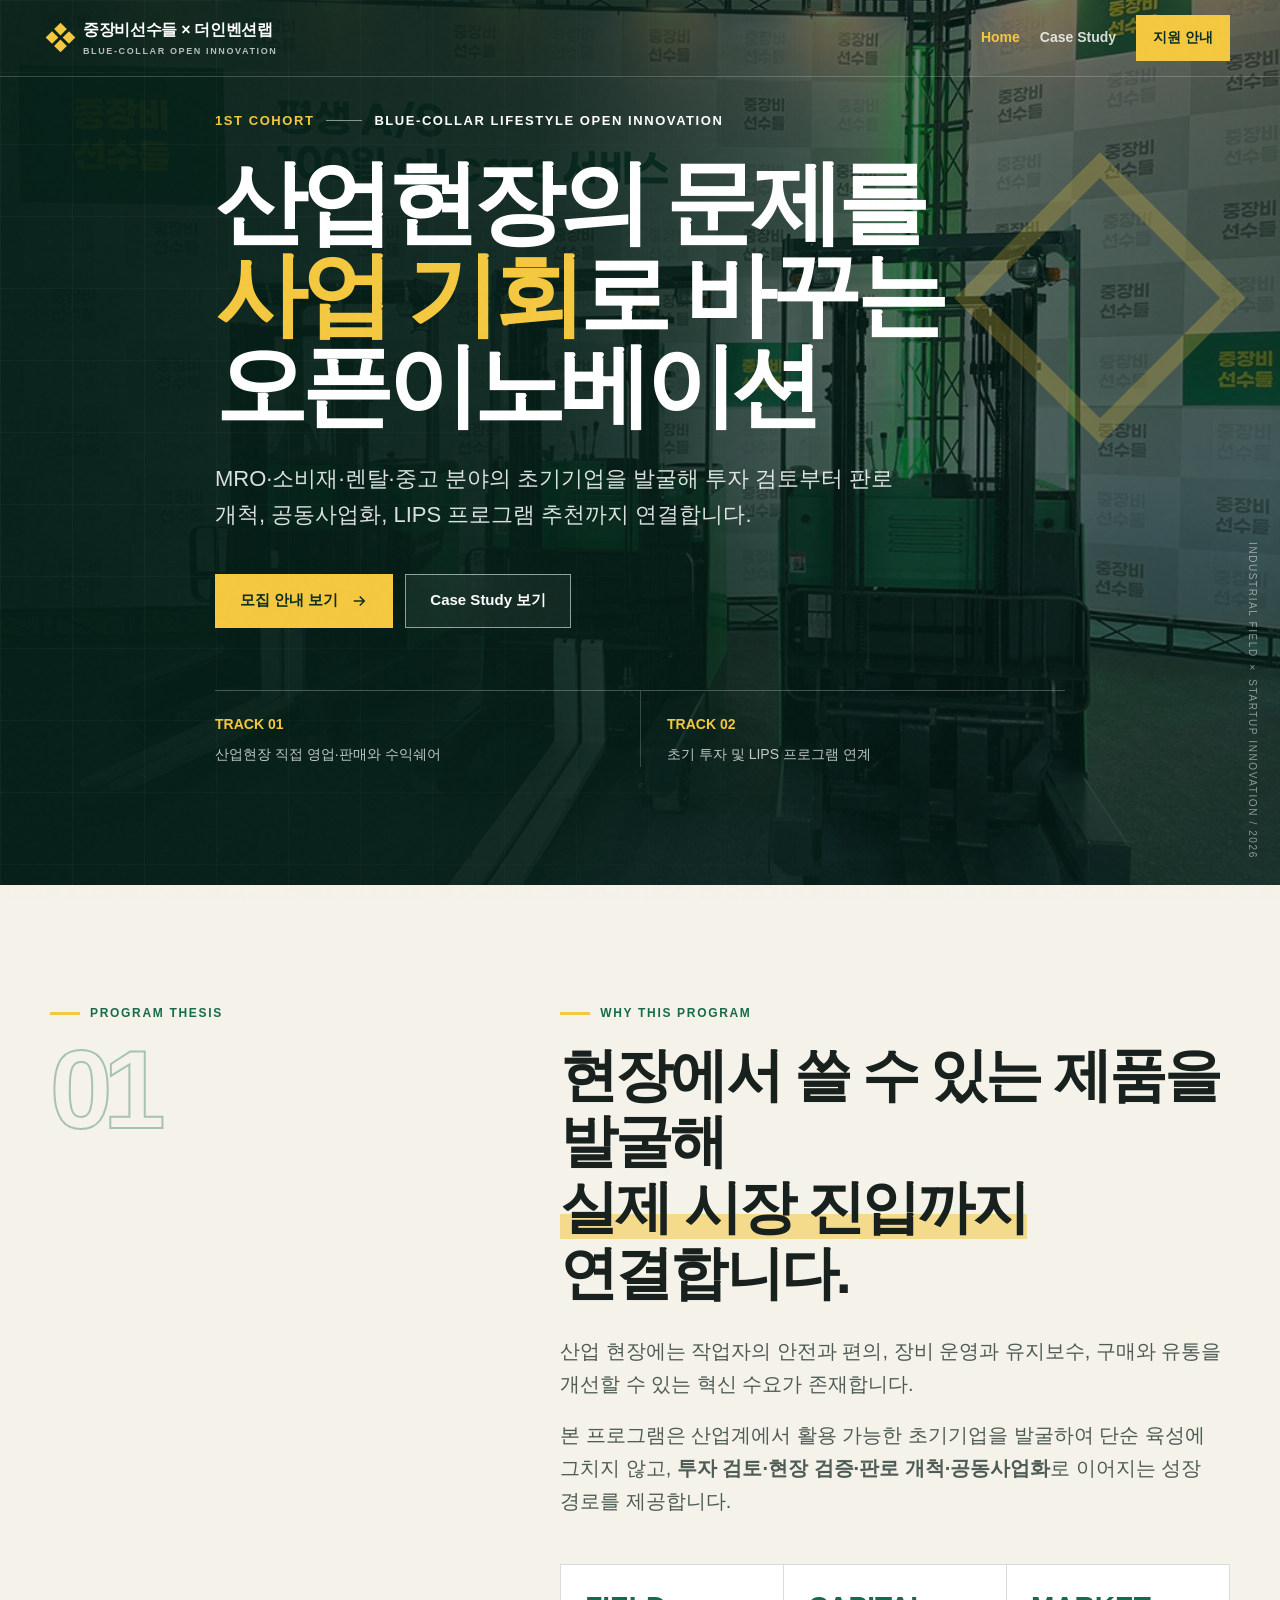
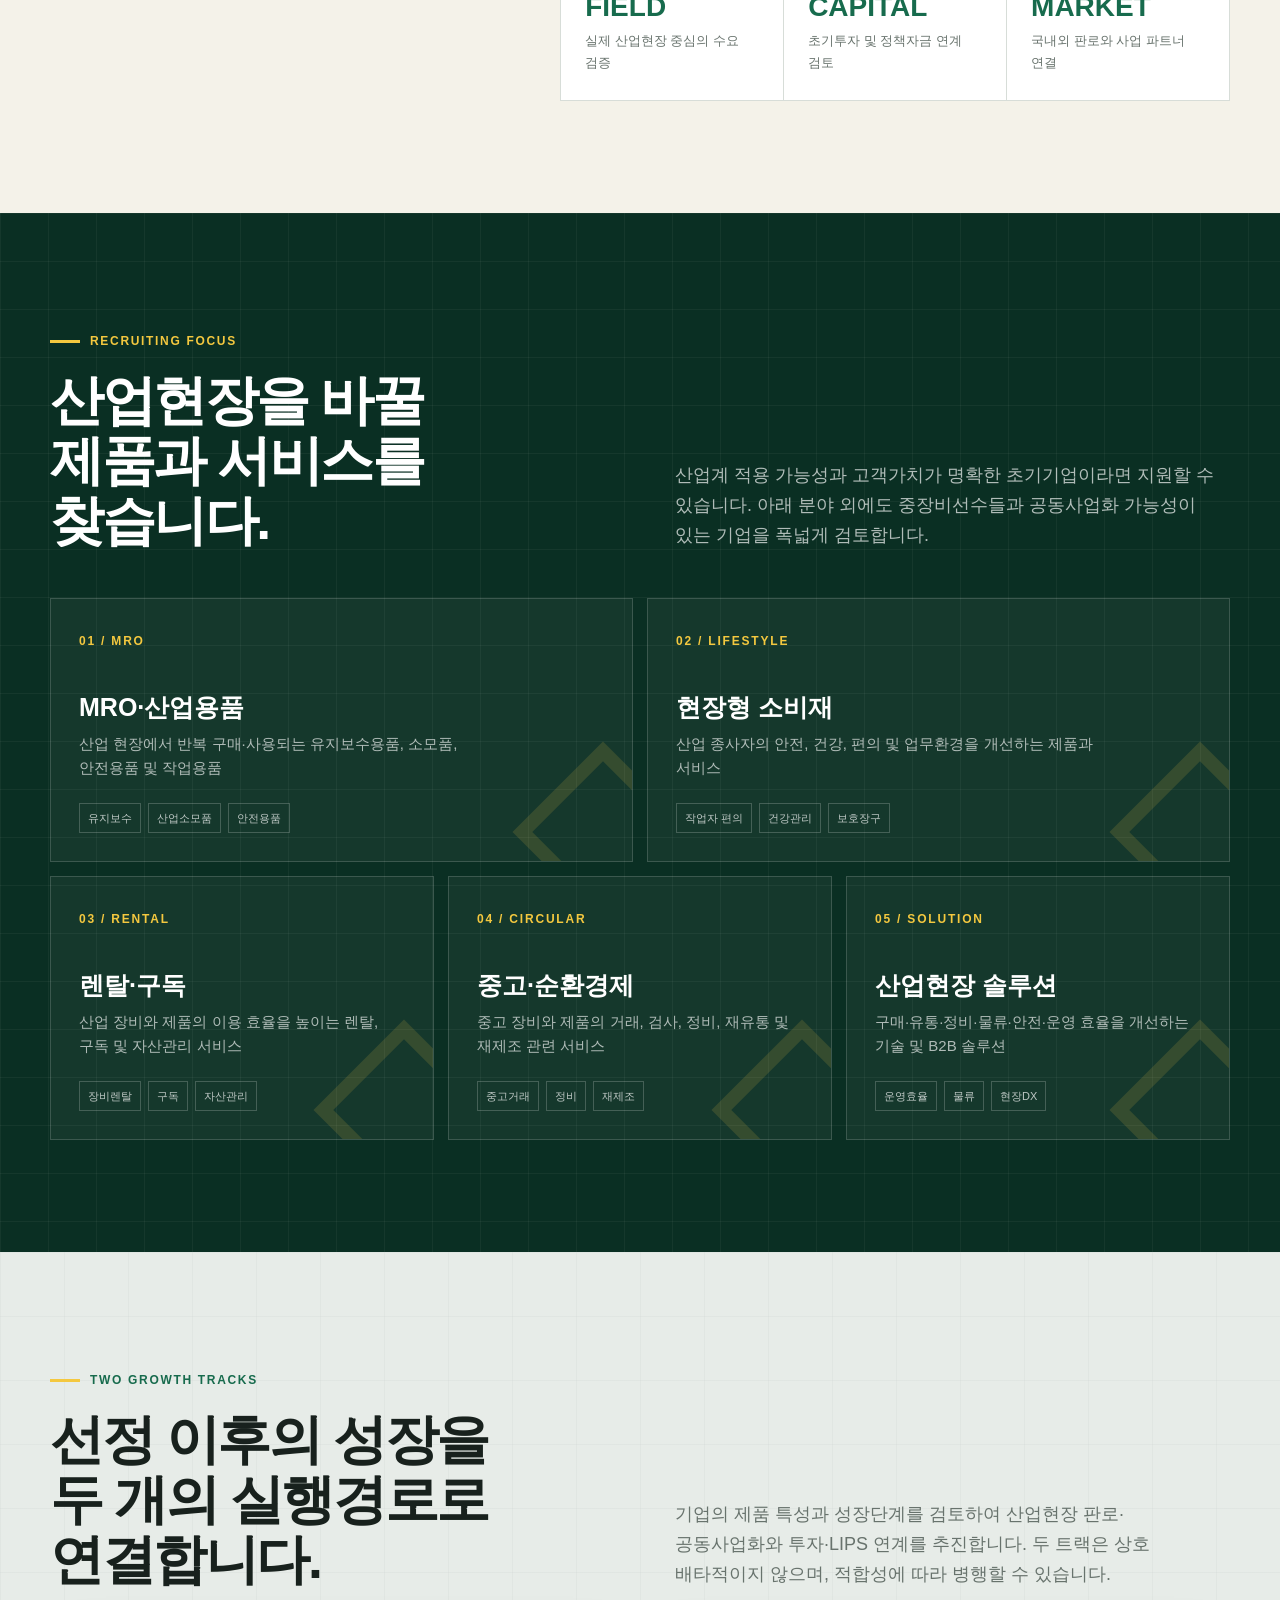
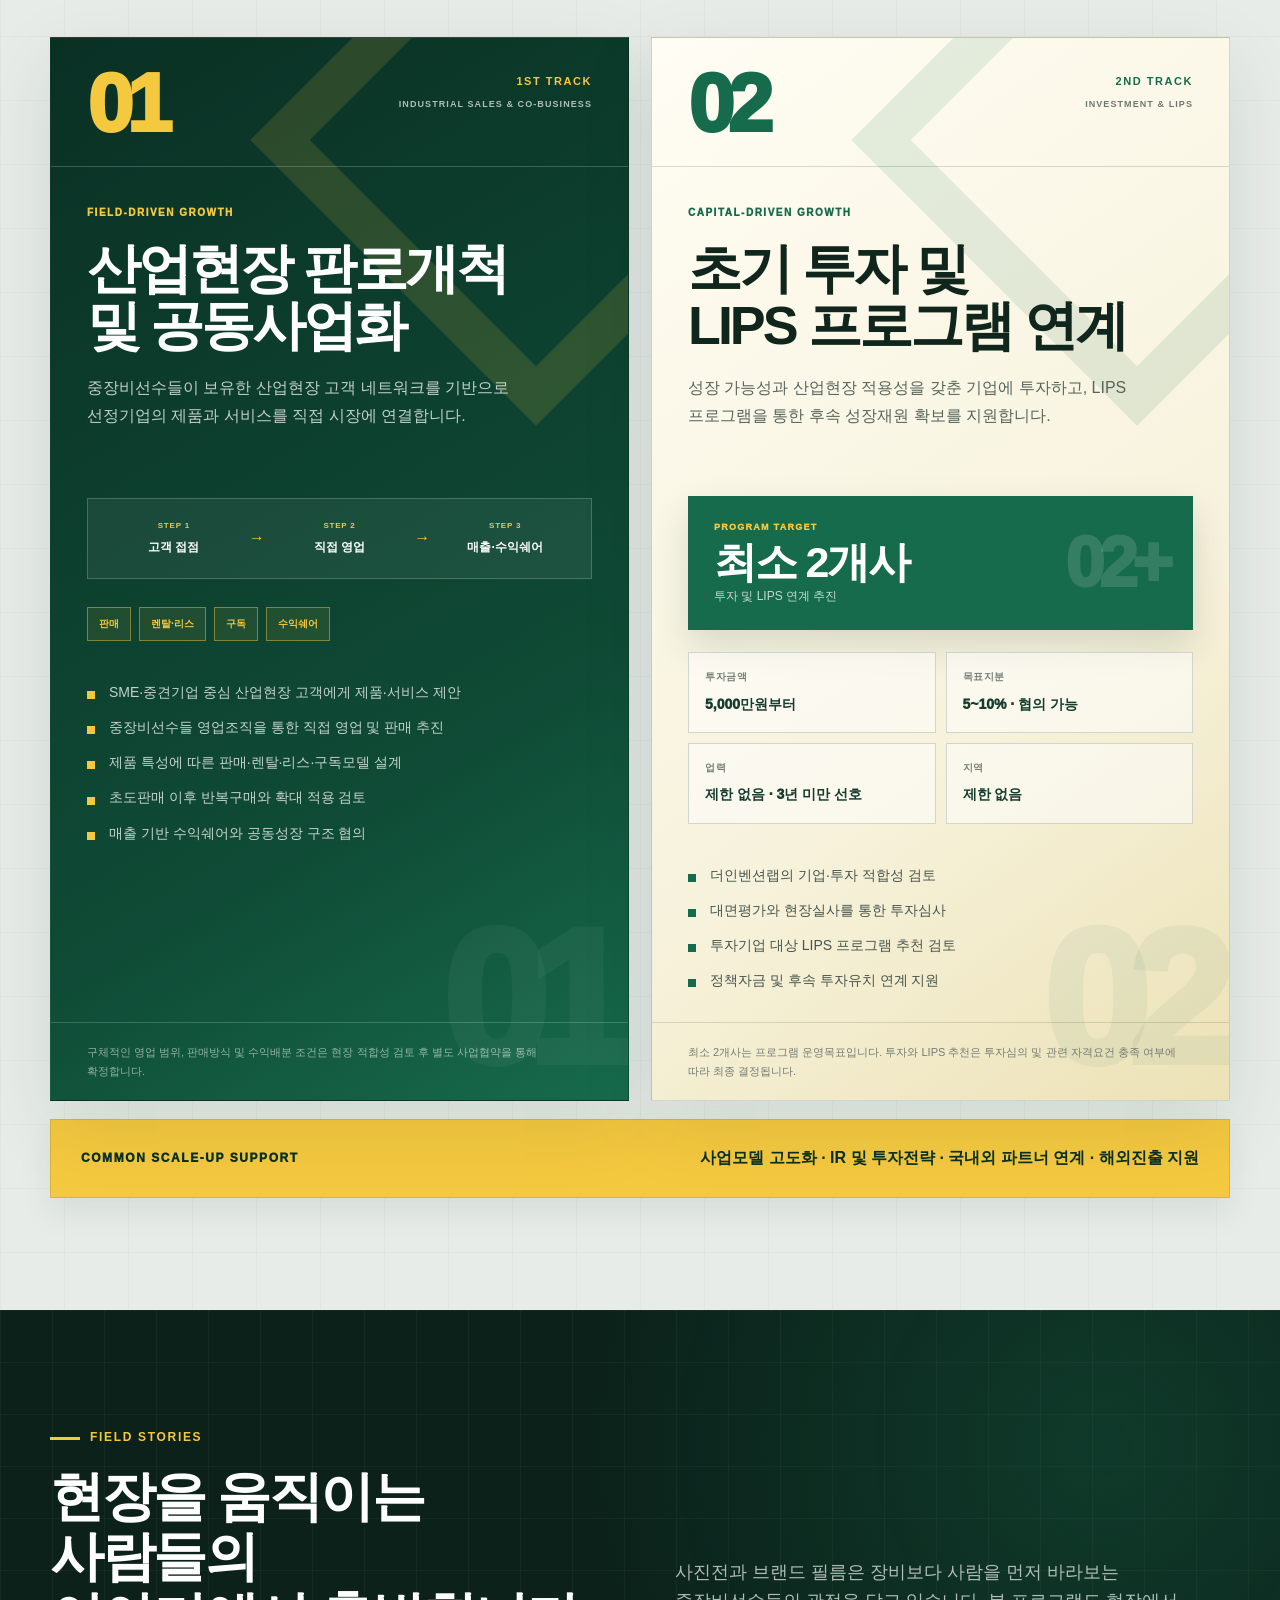
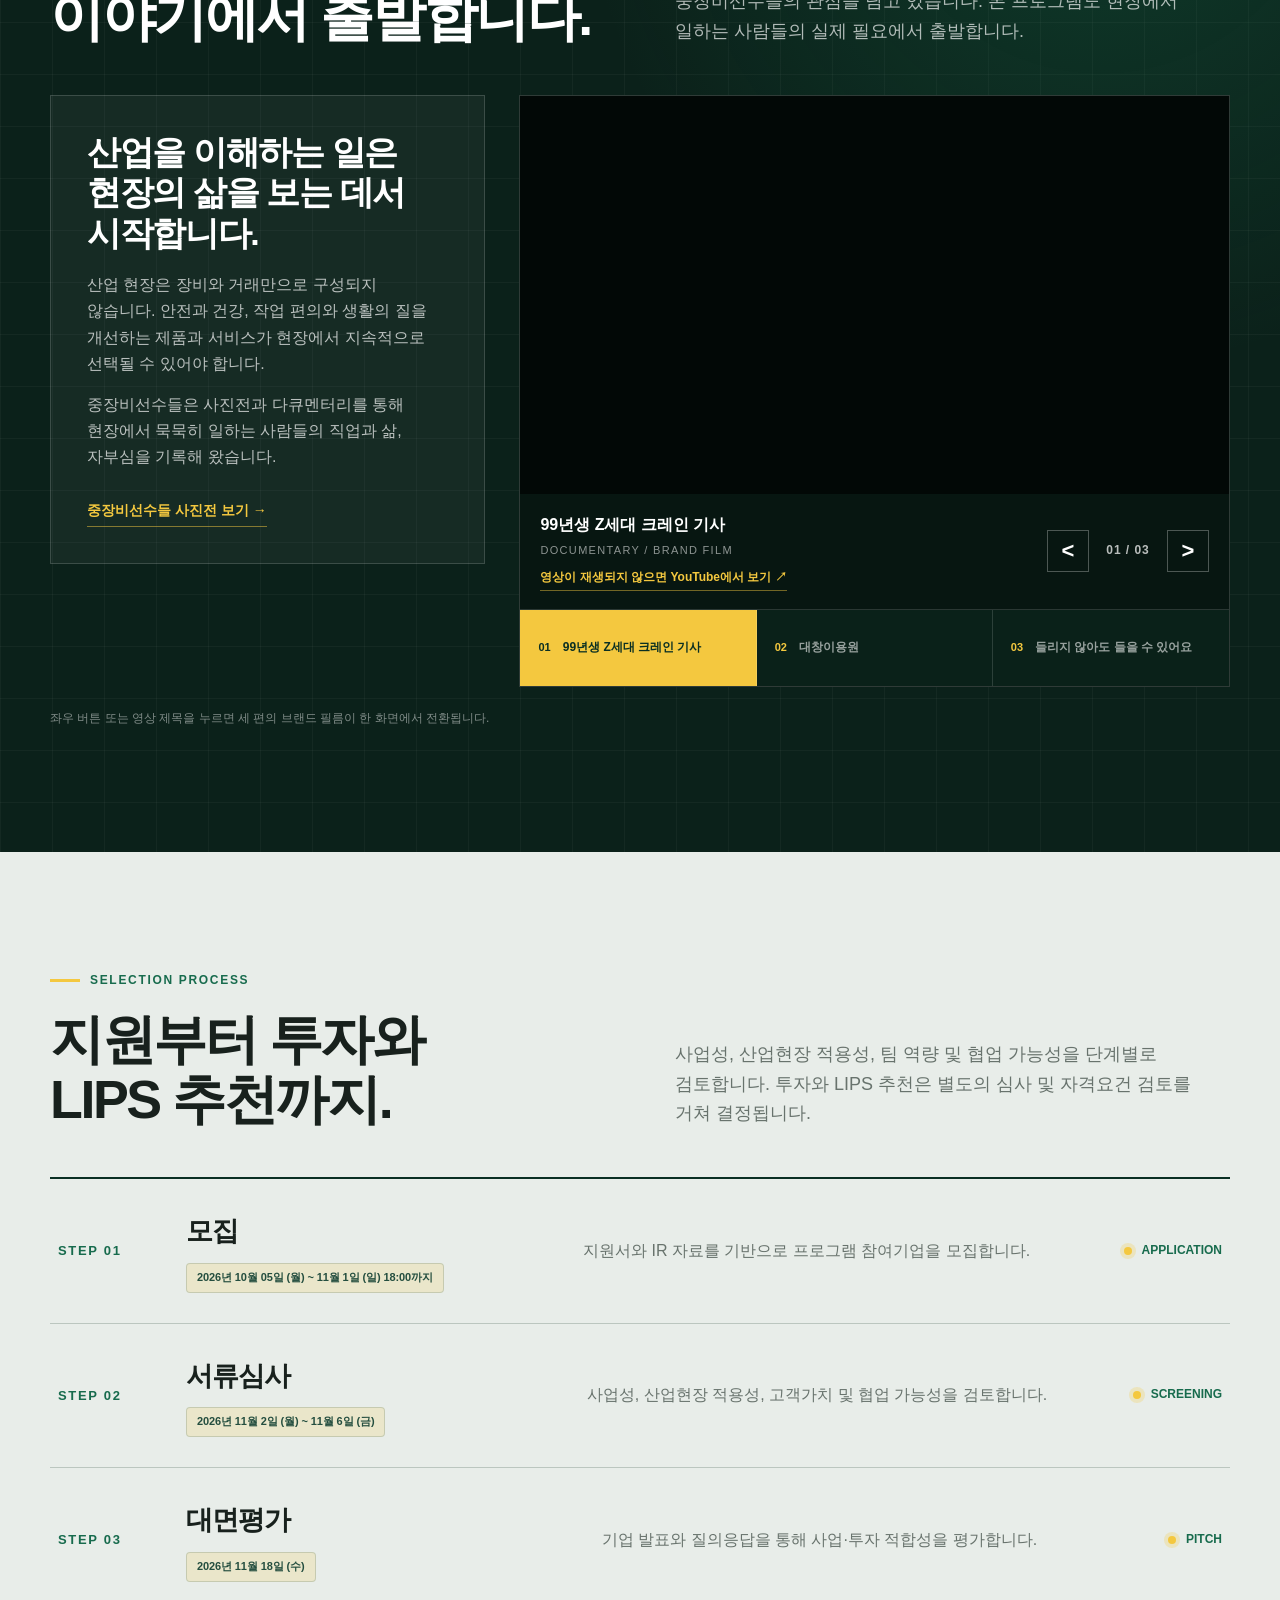
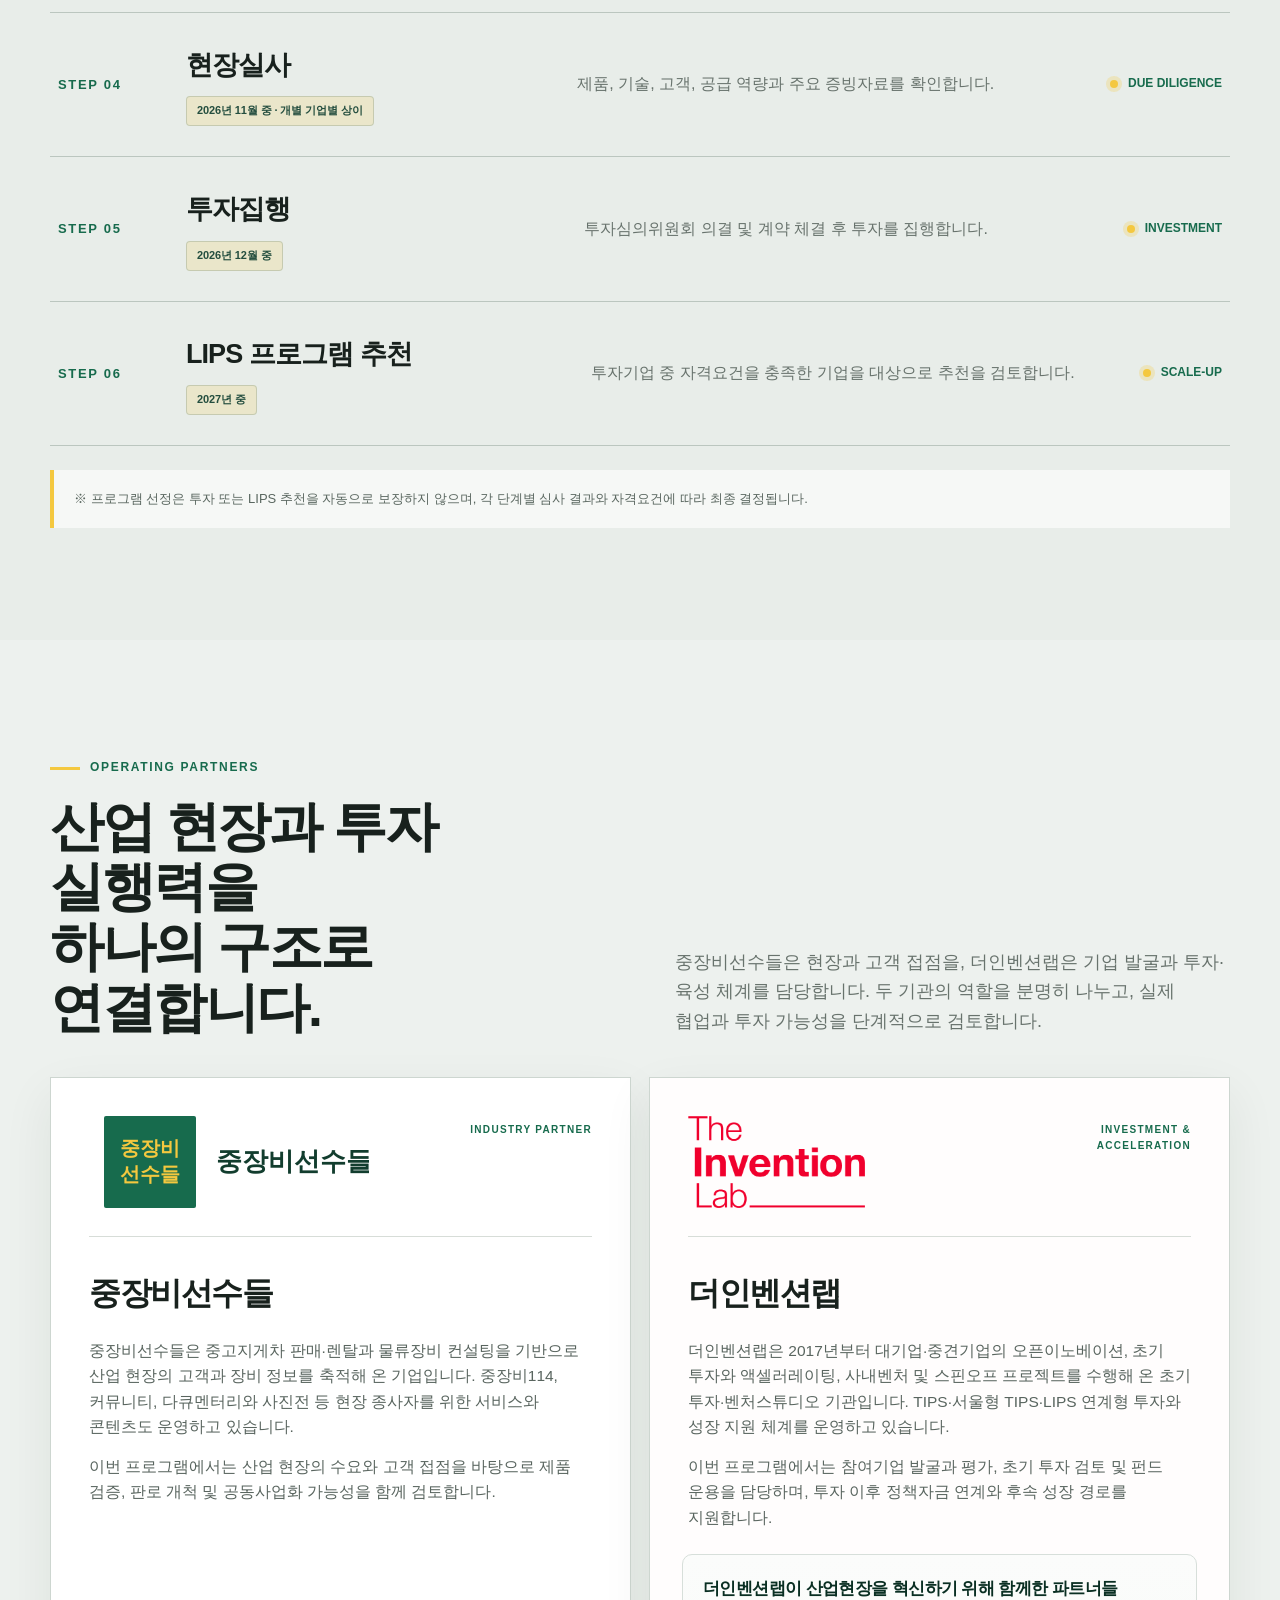
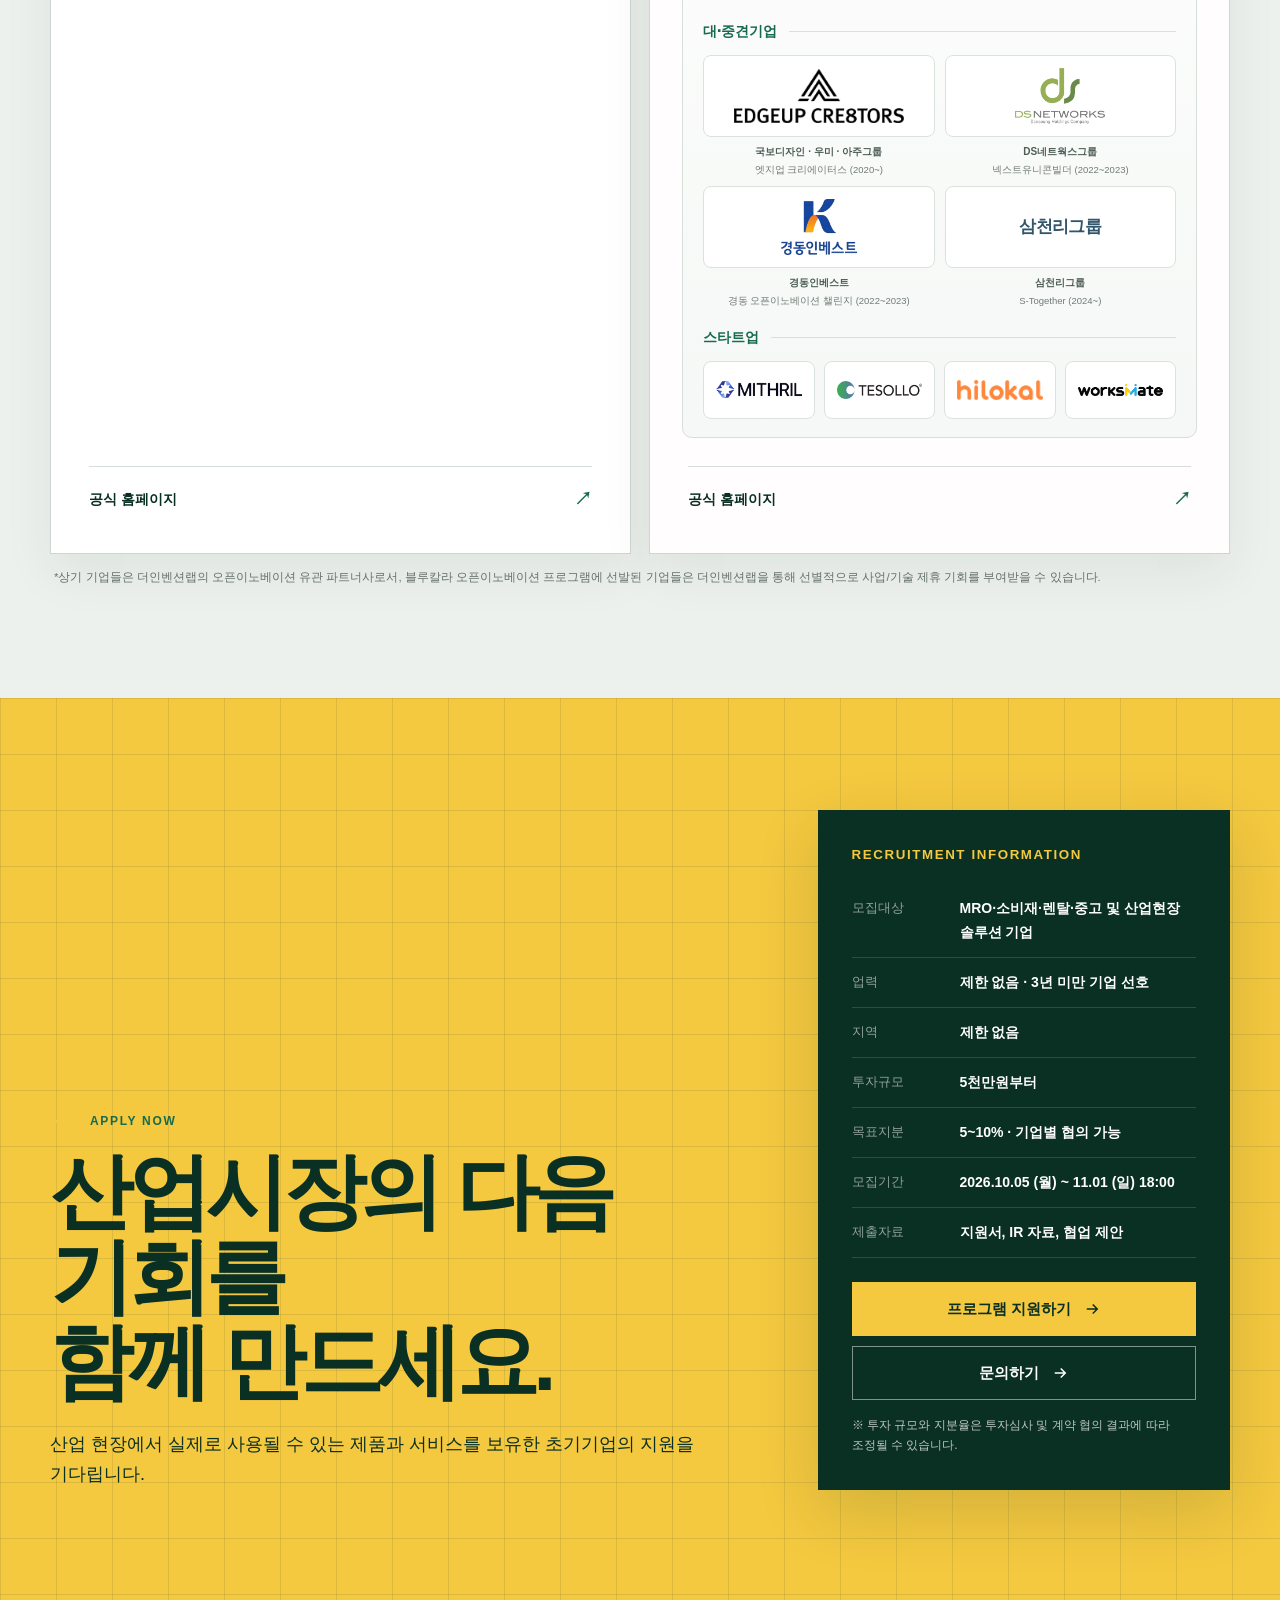
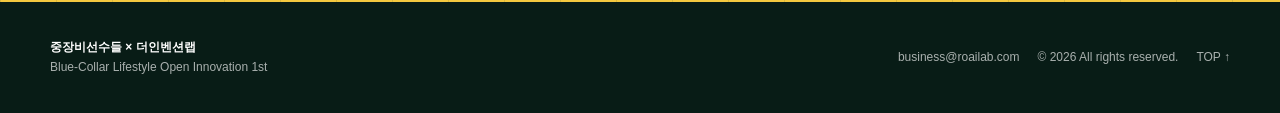
<file: index.html>
<!doctype html>
<html lang="ko">
<head>
  <meta charset="utf-8" />
  <meta name="viewport" content="width=device-width, initial-scale=1" />
  <meta name="referrer" content="strict-origin-when-cross-origin" />
  <meta name="robots" content="index,follow,max-image-preview:large,max-snippet:-1,max-video-preview:-1" />
  <meta name="description" content="산업현장 MRO·소비재·렌탈·중고 스타트업을 발굴해 중장비선수들의 현장 판로·공동사업화와 더인벤션랩의 초기투자·LIPS 연계를 지원하는 블루칼라 라이프스타일 오픈이노베이션 1기." />
  <meta name="author" content="중장비선수들 × 더인벤션랩" />
  <meta name="theme-color" content="#123d2e" />
  <link rel="canonical" href="https://www.bluecollaroi.com/" />
  <link rel="icon" href="favicon.svg" type="image/svg+xml" />
  <link rel="preload" as="image" href="assets/hero-forklifts.png" fetchpriority="high" />
  <meta property="og:type" content="website" />
  <meta property="og:locale" content="ko_KR" />
  <meta property="og:site_name" content="블루칼라 라이프스타일 오픈이노베이션" />
  <meta property="og:title" content="블루칼라 라이프스타일 오픈이노베이션 1기" />
  <meta property="og:description" content="산업현장 판로·공동사업화와 초기투자·LIPS 연계를 연결하는 블루칼라 스타트업 오픈이노베이션 프로그램." />
  <meta property="og:url" content="https://www.bluecollaroi.com/" />
  <meta property="og:image" content="https://www.bluecollaroi.com/assets/hero-forklifts.png" />
  <meta property="og:image:width" content="1080" />
  <meta property="og:image:height" content="790" />
  <meta property="og:image:alt" content="중장비가 있는 산업현장 이미지" />
  <meta name="twitter:card" content="summary_large_image" />
  <meta name="twitter:title" content="블루칼라 라이프스타일 오픈이노베이션 1기" />
  <meta name="twitter:description" content="산업현장 판로·공동사업화와 초기투자·LIPS 연계를 연결하는 오픈이노베이션 프로그램." />
  <meta name="twitter:image" content="https://www.bluecollaroi.com/assets/hero-forklifts.png" />
  <title>블루칼라 라이프스타일 오픈이노베이션 1기 | 중장비선수들 × 더인벤션랩</title>
  <script type="application/ld+json">{"@context":"https://schema.org","@graph":[{"@type":"WebSite","@id":"https://www.bluecollaroi.com/#website","url":"https://www.bluecollaroi.com/","name":"블루칼라 라이프스타일 오픈이노베이션","alternateName":"Blue-Collar Lifestyle Open Innovation","inLanguage":"ko-KR"},{"@type":"Organization","@id":"https://www.bluecollaroi.com/#heavy-equipment-players","name":"중장비선수들","url":"https://www.9dan.biz/"},{"@type":"Organization","@id":"https://www.bluecollaroi.com/#the-invention-lab","name":"더인벤션랩","alternateName":"The Invention Lab","url":"https://theilab.kr/","logo":"https://www.bluecollaroi.com/assets/theinventionlab-logo.png","email":"business@roailab.com"},{"@type":"Service","@id":"https://www.bluecollaroi.com/#program","name":"블루칼라 라이프스타일 오픈이노베이션 1기","serviceType":"산업현장 오픈이노베이션·초기투자·공동사업화 프로그램","description":"산업현장 MRO·소비재·렌탈·중고 분야 초기기업을 발굴해 판로 개척, 공동사업화, 초기 투자 및 LIPS 프로그램 연계를 지원하는 프로그램입니다.","url":"https://www.bluecollaroi.com/","areaServed":{"@type":"Country","name":"대한민국"},"audience":{"@type":"BusinessAudience","audienceType":"산업현장 적용 제품·서비스를 보유한 창업기업"},"provider":[{"@id":"https://www.bluecollaroi.com/#heavy-equipment-players"},{"@id":"https://www.bluecollaroi.com/#the-invention-lab"}]},{"@type":"WebPage","@id":"https://www.bluecollaroi.com/#webpage","url":"https://www.bluecollaroi.com/","name":"블루칼라 라이프스타일 오픈이노베이션 1기 | 중장비선수들 × 더인벤션랩","description":"산업현장 MRO·소비재·렌탈·중고 스타트업을 발굴해 중장비선수들의 현장 판로·공동사업화와 더인벤션랩의 초기투자·LIPS 연계를 지원하는 오픈이노베이션 프로그램입니다.","isPartOf":{"@id":"https://www.bluecollaroi.com/#website"},"about":{"@id":"https://www.bluecollaroi.com/#program"},"inLanguage":"ko-KR","dateModified":"2026-09-30"}]}</script>
  <script>document.documentElement.classList.add('js');</script>
  <link rel="stylesheet" href="styles.css?v=25" />
</head>
<body data-page="home">
  <header class="nav">
    <div class="container nav-inner">
      <a href="index.html" class="brand" aria-label="홈으로 이동">
        <span class="brand-mark" aria-hidden="true"><i></i><i></i><i></i><i></i></span>
        <span class="brand-text">중장비선수들 × 더인벤션랩<small>BLUE-COLLAR OPEN INNOVATION</small></span>
      </a>
      <nav class="nav-links" aria-label="주요 메뉴">
        <a href="index.html" aria-current="page">Home</a>
        <a href="case-study.html">Case Study</a>
        <a href="https://www.finedeal.co.kr/activities/41/application/38" class="nav-cta" target="_blank" rel="noopener noreferrer">지원 안내</a>
      </nav>
    </div>
  </header>

  <main id="top">
    <section class="hero">
      <div class="hero-media" aria-hidden="true"></div>
      <div class="hero-grid" aria-hidden="true"></div>
      <div class="container hero-content">
        <div class="hero-eyebrow"><span>1st Cohort</span><i></i><span>Blue-Collar Lifestyle Open Innovation</span></div>
        <h1>산업현장의 문제를<br /><em>사업 기회</em>로 바꾸는<br />오픈이노베이션</h1>
        <p class="hero-desc">MRO·소비재·렌탈·중고 분야의 초기기업을 발굴해 투자 검토부터 판로 개척, 공동사업화, LIPS 프로그램 추천까지 연결합니다.</p>
        <div class="hero-actions">
          <a class="btn btn-primary" href="#apply">모집 안내 보기
            <svg viewBox="0 0 24 24" fill="none" stroke="currentColor" stroke-width="2"><path d="M5 12h14M13 6l6 6-6 6"/></svg>
          </a>
          <a class="btn btn-secondary" href="case-study.html">Case Study 보기</a>
        </div>
        <div class="hero-meta hero-meta-two">
          <div class="hero-meta-item"><strong>TRACK 01</strong><span>산업현장 직접 영업·판매와 수익쉐어</span></div>
          <div class="hero-meta-item"><strong>TRACK 02</strong><span>초기 투자 및 LIPS 프로그램 연계</span></div>
        </div>
      </div>
      <div class="hero-side-code">INDUSTRIAL FIELD × STARTUP INNOVATION / 2026</div>
    </section>

    <section class="section thesis" id="about">
      <div class="container thesis-layout">
        <aside class="thesis-aside reveal">
          <span class="kicker">Program Thesis</span>
          <div class="thesis-number">01</div>
        </aside>
        <div class="thesis-copy reveal">
          <span class="kicker">Why This Program</span>
          <h2>현장에서 쓸 수 있는 제품을 발굴해<br /><span class="highlight-line">실제 시장 진입까지</span> 연결합니다.</h2>
          <p>산업 현장에는 작업자의 안전과 편의, 장비 운영과 유지보수, 구매와 유통을 개선할 수 있는 혁신 수요가 존재합니다.</p>
          <p>본 프로그램은 산업계에서 활용 가능한 초기기업을 발굴하여 단순 육성에 그치지 않고, <strong>투자 검토·현장 검증·판로 개척·공동사업화</strong>로 이어지는 성장 경로를 제공합니다.</p>
          <div class="thesis-facts">
            <div class="fact"><strong>FIELD</strong><span>실제 산업현장 중심의 수요 검증</span></div>
            <div class="fact"><strong>CAPITAL</strong><span>초기투자 및 정책자금 연계 검토</span></div>
            <div class="fact"><strong>MARKET</strong><span>국내외 판로와 사업 파트너 연결</span></div>
          </div>
        </div>
      </div>
    </section>


    <section class="section focus" id="focus">
      <div class="container">
        <div class="section-head reveal">
          <div><span class="kicker">Recruiting Focus</span><h2 class="section-title">산업현장을 바꿀<br />제품과 서비스를 찾습니다.</h2></div>
          <p class="section-lead">산업계 적용 가능성과 고객가치가 명확한 초기기업이라면 지원할 수 있습니다. 아래 분야 외에도 중장비선수들과 공동사업화 가능성이 있는 기업을 폭넓게 검토합니다.</p>
        </div>
        <div class="focus-grid">
          <article class="focus-card reveal"><span class="focus-no">01 / MRO</span><h3>MRO·산업용품</h3><p>산업 현장에서 반복 구매·사용되는 유지보수용품, 소모품, 안전용품 및 작업용품</p><div class="focus-tags"><span>유지보수</span><span>산업소모품</span><span>안전용품</span></div></article>
          <article class="focus-card reveal"><span class="focus-no">02 / LIFESTYLE</span><h3>현장형 소비재</h3><p>산업 종사자의 안전, 건강, 편의 및 업무환경을 개선하는 제품과 서비스</p><div class="focus-tags"><span>작업자 편의</span><span>건강관리</span><span>보호장구</span></div></article>
          <article class="focus-card reveal"><span class="focus-no">03 / RENTAL</span><h3>렌탈·구독</h3><p>산업 장비와 제품의 이용 효율을 높이는 렌탈, 구독 및 자산관리 서비스</p><div class="focus-tags"><span>장비렌탈</span><span>구독</span><span>자산관리</span></div></article>
          <article class="focus-card reveal"><span class="focus-no">04 / CIRCULAR</span><h3>중고·순환경제</h3><p>중고 장비와 제품의 거래, 검사, 정비, 재유통 및 재제조 관련 서비스</p><div class="focus-tags"><span>중고거래</span><span>정비</span><span>재제조</span></div></article>
          <article class="focus-card reveal"><span class="focus-no">05 / SOLUTION</span><h3>산업현장 솔루션</h3><p>구매·유통·정비·물류·안전·운영 효율을 개선하는 기술 및 B2B 솔루션</p><div class="focus-tags"><span>운영효율</span><span>물류</span><span>현장DX</span></div></article>
        </div>
      </div>
    </section>

    <section class="section benefits tracks tracks-v11" id="benefits">
      <div class="container">
        <div class="section-head reveal">
          <div><span class="kicker">Two Growth Tracks</span><h2 class="section-title">선정 이후의 성장을<br />두 개의 실행경로로 연결합니다.</h2></div>
          <p class="section-lead">기업의 제품 특성과 성장단계를 검토하여 산업현장 판로·공동사업화와 투자·LIPS 연계를 추진합니다. 두 트랙은 상호 배타적이지 않으며, 적합성에 따라 병행할 수 있습니다.</p>
        </div>

        <div class="growth-track-grid">
          <article class="growth-track growth-track-sales reveal">
            <div class="growth-track-bg-number" aria-hidden="true">01</div>
            <header class="growth-track-header">
              <span class="growth-track-index">01</span>
              <div><b>1ST TRACK</b><small>INDUSTRIAL SALES &amp; CO-BUSINESS</small></div>
            </header>
            <div class="growth-track-body">
              <span class="growth-track-label">FIELD-DRIVEN GROWTH</span>
              <h3>산업현장 판로개척<br />및 공동사업화</h3>
              <p class="growth-track-lead">중장비선수들이 보유한 산업현장 고객 네트워크를 기반으로 선정기업의 제품과 서비스를 직접 시장에 연결합니다.</p>

              <div class="growth-track-flow" aria-label="산업현장 공동사업화 진행 흐름">
                <span><small>STEP 1</small>고객 접점</span><i aria-hidden="true">→</i>
                <span><small>STEP 2</small>직접 영업</span><i aria-hidden="true">→</i>
                <span><small>STEP 3</small>매출·수익쉐어</span>
              </div>

              <div class="growth-track-tags"><span>판매</span><span>렌탈·리스</span><span>구독</span><span>수익쉐어</span></div>
              <ul class="growth-track-list">
                <li>SME·중견기업 중심 산업현장 고객에게 제품·서비스 제안</li>
                <li>중장비선수들 영업조직을 통한 직접 영업 및 판매 추진</li>
                <li>제품 특성에 따른 판매·렌탈·리스·구독모델 설계</li>
                <li>초도판매 이후 반복구매와 확대 적용 검토</li>
                <li>매출 기반 수익쉐어와 공동성장 구조 협의</li>
              </ul>
            </div>
            <p class="growth-track-note">구체적인 영업 범위, 판매방식 및 수익배분 조건은 현장 적합성 검토 후 별도 사업협약을 통해 확정합니다.</p>
          </article>

          <article class="growth-track growth-track-invest reveal">
            <div class="growth-track-bg-number" aria-hidden="true">02</div>
            <header class="growth-track-header">
              <span class="growth-track-index">02</span>
              <div><b>2ND TRACK</b><small>INVESTMENT &amp; LIPS</small></div>
            </header>
            <div class="growth-track-body">
              <span class="growth-track-label">CAPITAL-DRIVEN GROWTH</span>
              <h3>초기 투자 및<br />LIPS 프로그램 연계</h3>
              <p class="growth-track-lead">성장 가능성과 산업현장 적용성을 갖춘 기업에 투자하고, LIPS 프로그램을 통한 후속 성장재원 확보를 지원합니다.</p>

              <div class="growth-track-target">
                <div><small>PROGRAM TARGET</small><strong>최소 2개사</strong><span>투자 및 LIPS 연계 추진</span></div>
                <span class="growth-track-target-mark" aria-hidden="true">02+</span>
              </div>

              <dl class="growth-track-terms">
                <div><dt>투자금액</dt><dd>5,000만원부터</dd></div>
                <div><dt>목표지분</dt><dd>5~10% · 협의 가능</dd></div>
                <div><dt>업력</dt><dd>제한 없음 · 3년 미만 선호</dd></div>
                <div><dt>지역</dt><dd>제한 없음</dd></div>
              </dl>
              <ul class="growth-track-list">
                <li>더인벤션랩의 기업·투자 적합성 검토</li>
                <li>대면평가와 현장실사를 통한 투자심사</li>
                <li>투자기업 대상 LIPS 프로그램 추천 검토</li>
                <li>정책자금 및 후속 투자유치 연계 지원</li>
              </ul>
            </div>
            <p class="growth-track-note">최소 2개사는 프로그램 운영목표입니다. 투자와 LIPS 추천은 투자심의 및 관련 자격요건 충족 여부에 따라 최종 결정됩니다.</p>
          </article>
        </div>

        <div class="common-support common-support-v11 reveal">
          <span>COMMON SCALE-UP SUPPORT</span>
          <p>사업모델 고도화 · IR 및 투자전략 · 국내외 파트너 연계 · 해외진출 지원</p>
        </div>
      </div>
    </section>

    <section class="section story" id="story">
      <div class="container">
        <div class="section-head reveal">
          <div><span class="kicker">Field Stories</span><h2 class="section-title">현장을 움직이는 사람들의<br />이야기에서 출발합니다.</h2></div>
          <p class="section-lead">사진전과 브랜드 필름은 장비보다 사람을 먼저 바라보는 중장비선수들의 관점을 담고 있습니다. 본 프로그램도 현장에서 일하는 사람들의 실제 필요에서 출발합니다.</p>
        </div>
        <div class="story-layout">
          <aside class="story-copy reveal">
            <h3>산업을 이해하는 일은<br />현장의 삶을 보는 데서 시작합니다.</h3>
            <p>산업 현장은 장비와 거래만으로 구성되지 않습니다. 안전과 건강, 작업 편의와 생활의 질을 개선하는 제품과 서비스가 현장에서 지속적으로 선택될 수 있어야 합니다.</p>
            <p>중장비선수들은 사진전과 다큐멘터리를 통해 현장에서 묵묵히 일하는 사람들의 직업과 삶, 자부심을 기록해 왔습니다.</p>
            <a class="story-link" href="https://cafe.naver.com/f-e/cafes/30605858/menus/133?viewType=I" target="_blank" rel="noopener noreferrer">중장비선수들 사진전 보기 →</a>
          </aside>
          <article class="video-card film-player reveal" data-film-carousel>
            <div class="video-frame">
              <iframe id="brandFilmFrame" width="560" height="315" loading="lazy" src="https://www.youtube-nocookie.com/embed/QFnF8ZRzsyY?playsinline=1&amp;rel=0" title="99년생 Z세대 크레인 기사" frameborder="0" allow="accelerometer; autoplay; clipboard-write; encrypted-media; gyroscope; picture-in-picture; web-share" referrerpolicy="strict-origin-when-cross-origin" allowfullscreen></iframe>
            </div>
            <div class="film-toolbar film-toolbar-v11">
              <div class="video-meta">
                <strong id="brandFilmLabel">99년생 Z세대 크레인 기사</strong>
                <span>DOCUMENTARY / BRAND FILM</span>
                <a id="brandFilmExternalLink" class="film-external-link" href="https://www.youtube.com/watch?v=QFnF8ZRzsyY" target="_blank" rel="noopener noreferrer">영상이 재생되지 않으면 YouTube에서 보기 ↗</a>
              </div>
              <div class="film-controls" aria-label="브랜드 필름 이전·다음 전환">
                <button type="button" class="film-arrow" data-film-prev aria-label="이전 브랜드 필름">&lt;</button>
                <span class="film-counter" id="brandFilmCounter" aria-live="polite">01 / 03</span>
                <button type="button" class="film-arrow" data-film-next aria-label="다음 브랜드 필름">&gt;</button>
              </div>
            </div>
            <div class="film-tabs" role="tablist" aria-label="브랜드 필름 목록">
              <button type="button" role="tab" aria-selected="true" class="film-tab is-active" data-film-select data-video-id="QFnF8ZRzsyY" data-title="99년생 Z세대 크레인 기사"><span>01</span><b>99년생 Z세대 크레인 기사</b></button>
              <button type="button" role="tab" aria-selected="false" class="film-tab" data-film-select data-video-id="ErSLfkAjK5M" data-title="대창이용원"><span>02</span><b>대창이용원</b></button>
              <button type="button" role="tab" aria-selected="false" class="film-tab" data-film-select data-video-id="mfmNR8v3RRI" data-title="들리지 않아도 들을 수 있어요"><span>03</span><b>들리지 않아도 들을 수 있어요</b></button>
            </div>
          </article>
        </div>
        <p class="story-note reveal">좌우 버튼 또는 영상 제목을 누르면 세 편의 브랜드 필름이 한 화면에서 전환됩니다.</p>
      </div>
    </section>

    <section class="section process" id="process">
      <div class="container">
        <div class="section-head reveal">
          <div><span class="kicker">Selection Process</span><h2 class="section-title">지원부터 투자와<br />LIPS 추천까지.</h2></div>
          <p class="section-lead">사업성, 산업현장 적용성, 팀 역량 및 협업 가능성을 단계별로 검토합니다. 투자와 LIPS 추천은 별도의 심사 및 자격요건 검토를 거쳐 결정됩니다.</p>
        </div>
        <div class="process-list">
          <article class="process-item reveal"><span class="process-index">STEP 01</span><div class="process-title"><h3>모집</h3><time class="process-date" datetime="2026-10-05">2026년 10월 05일 (월) ~ 11월 1일 (일) 18:00까지</time></div><p>지원서와 IR 자료를 기반으로 프로그램 참여기업을 모집합니다.</p><span class="status">APPLICATION</span></article>
          <article class="process-item reveal"><span class="process-index">STEP 02</span><div class="process-title"><h3>서류심사</h3><time class="process-date" datetime="2026-11-02">2026년 11월 2일 (월) ~ 11월 6일 (금)</time></div><p>사업성, 산업현장 적용성, 고객가치 및 협업 가능성을 검토합니다.</p><span class="status">SCREENING</span></article>
          <article class="process-item reveal"><span class="process-index">STEP 03</span><div class="process-title"><h3>대면평가</h3><time class="process-date" datetime="2026-11-18">2026년 11월 18일 (수)</time></div><p>기업 발표와 질의응답을 통해 사업·투자 적합성을 평가합니다.</p><span class="status">PITCH</span></article>
          <article class="process-item reveal"><span class="process-index">STEP 04</span><div class="process-title"><h3>현장실사</h3><span class="process-date">2026년 11월 중 · 개별 기업별 상이</span></div><p>제품, 기술, 고객, 공급 역량과 주요 증빙자료를 확인합니다.</p><span class="status">DUE DILIGENCE</span></article>
          <article class="process-item reveal"><span class="process-index">STEP 05</span><div class="process-title"><h3>투자집행</h3><span class="process-date">2026년 12월 중</span></div><p>투자심의위원회 의결 및 계약 체결 후 투자를 집행합니다.</p><span class="status">INVESTMENT</span></article>
          <article class="process-item reveal"><span class="process-index">STEP 06</span><div class="process-title"><h3>LIPS 프로그램 추천</h3><span class="process-date">2027년 중</span></div><p>투자기업 중 자격요건을 충족한 기업을 대상으로 추천을 검토합니다.</p><span class="status">SCALE-UP</span></article>
        </div>
        <div class="process-note reveal">※ 프로그램 선정은 투자 또는 LIPS 추천을 자동으로 보장하지 않으며, 각 단계별 심사 결과와 자격요건에 따라 최종 결정됩니다.</div>
      </div>
    </section>

    <section class="section partners" id="partners" aria-label="운영기관 소개">
      <div class="container">
        <div class="section-head reveal">
          <div><span class="kicker">Operating Partners</span><h2 class="section-title">산업 현장과 투자 실행력을<br />하나의 구조로 연결합니다.</h2></div>
          <p class="section-lead">중장비선수들은 현장과 고객 접점을, 더인벤션랩은 기업 발굴과 투자·육성 체계를 담당합니다. 두 기관의 역할을 분명히 나누고, 실제 협업과 투자 가능성을 단계적으로 검토합니다.</p>
        </div>
        <div class="partner-grid">
          <article class="partner-card reveal">
            <div class="partner-card-head">
              <a class="partner-logo partner-logo-9dan" href="https://www.9dan.biz/" target="_blank" rel="noopener noreferrer" aria-label="중장비선수들 홈페이지 새 창 열기">
                <svg viewBox="0 0 250 92" role="img" aria-label="중장비선수들 로고">
                  <rect x="0" y="0" width="92" height="92" rx="2" fill="#176b4d" />
                  <text x="46" y="39" text-anchor="middle" fill="#f4c83f" font-size="20" font-weight="900" font-family="Pretendard, Noto Sans KR, sans-serif">중장비</text>
                  <text x="46" y="65" text-anchor="middle" fill="#f4c83f" font-size="20" font-weight="900" font-family="Pretendard, Noto Sans KR, sans-serif">선수들</text>
                  <text x="112" y="54" fill="#123d2e" font-size="26" font-weight="900" font-family="Pretendard, Noto Sans KR, sans-serif">중장비선수들</text>
                </svg>
              </a>
              <span class="partner-role">INDUSTRY PARTNER</span>
            </div>
            <div class="partner-copy">
              <h3>중장비선수들</h3>
              <p>중장비선수들은 중고지게차 판매·렌탈과 물류장비 컨설팅을 기반으로 산업 현장의 고객과 장비 정보를 축적해 온 기업입니다. 중장비114, 커뮤니티, 다큐멘터리와 사진전 등 현장 종사자를 위한 서비스와 콘텐츠도 운영하고 있습니다.</p>
              <p>이번 프로그램에서는 산업 현장의 수요와 고객 접점을 바탕으로 제품 검증, 판로 개척 및 공동사업화 가능성을 함께 검토합니다.</p>
            </div>
            <a class="partner-link" href="https://www.9dan.biz/" target="_blank" rel="noopener noreferrer">공식 홈페이지 <span>↗</span></a>
          </article>

          <article class="partner-card partner-card-til reveal">
            <div class="partner-card-head">
              <a class="partner-logo partner-logo-til" href="https://theilab.kr/" target="_blank" rel="noopener noreferrer" aria-label="더인벤션랩 홈페이지 새 창 열기">
                <img src="assets/theinventionlab-logo.png" alt="The Invention Lab 로고" loading="lazy" decoding="async" />
              </a>
              <span class="partner-role">INVESTMENT &amp; ACCELERATION</span>
            </div>
            <div class="partner-copy">
              <h3>더인벤션랩</h3>
              <p>더인벤션랩은 2017년부터 대기업·중견기업의 오픈이노베이션, 초기 투자와 액셀러레이팅, 사내벤처 및 스핀오프 프로젝트를 수행해 온 초기 투자·벤처스튜디오 기관입니다. TIPS·서울형 TIPS·LIPS 연계형 투자와 성장 지원 체계를 운영하고 있습니다.</p>
              <p>이번 프로그램에서는 참여기업 발굴과 평가, 초기 투자 검토 및 펀드 운용을 담당하며, 투자 이후 정책자금 연계와 후속 성장 경로를 지원합니다.</p>
            </div>

            <section class="til-field-partners" aria-label="더인벤션랩 산업현장 오픈이노베이션 파트너">
              <h4>더인벤션랩이 산업현장을 혁신하기 위해 함께한 파트너들</h4>

              <div class="til-field-group">
                <div class="til-field-group-title"><strong>대·중견기업</strong><span></span></div>
                <div class="til-enterprise-grid">
                  <article class="til-partner-tile til-partner-tile-enterprise">
                    <div class="til-logo-box"><img src="assets/partners/edgeup-cre8tors.png" alt="엣지업 크리에이터스 로고" loading="lazy" decoding="async" /></div>
                    <p><strong>국보디자인 · 우미 · 아주그룹</strong><span>엣지업 크리에이터스 (2020~)</span></p>
                  </article>
                  <article class="til-partner-tile til-partner-tile-enterprise">
                    <div class="til-logo-box"><img src="assets/partners/ds-networks.png" alt="DS네트웍스 로고" loading="lazy" decoding="async" /></div>
                    <p><strong>DS네트웍스그룹</strong><span>넥스트유니콘빌더 (2022~2023)</span></p>
                  </article>
                  <article class="til-partner-tile til-partner-tile-enterprise">
                    <div class="til-logo-box"><img src="assets/partners/kyungdong-invest.png" alt="경동인베스트 로고" loading="lazy" decoding="async" /></div>
                    <p><strong>경동인베스트</strong><span>경동 오픈이노베이션 챌린지 (2022~2023)</span></p>
                  </article>
                  <article class="til-partner-tile til-partner-tile-enterprise">
                    <div class="til-logo-box til-logo-box-text"><strong>삼천리그룹</strong></div>
                    <p><strong>삼천리그룹</strong><span>S-Together (2024~)</span></p>
                  </article>
                </div>
              </div>

              <div class="til-field-group til-field-group-startups">
                <div class="til-field-group-title"><strong>스타트업</strong><span></span></div>
                <div class="til-startup-grid">
                  <div class="til-startup-logo"><img src="assets/partners/mithril.png" alt="미스릴 로고" loading="lazy" decoding="async" /></div>
                  <div class="til-startup-logo"><img src="assets/partners/tesollo.png" alt="테솔로 로고" loading="lazy" decoding="async" /></div>
                  <div class="til-startup-logo"><img src="assets/partners/hilokal.png" alt="하이로컬 로고" loading="lazy" decoding="async" /></div>
                  <div class="til-startup-logo"><img src="assets/partners/worksmate.png" alt="웍스메이트 로고" loading="lazy" decoding="async" /></div>
                </div>
              </div>
            </section>

            <a class="partner-link" href="https://theilab.kr/" target="_blank" rel="noopener noreferrer">공식 홈페이지 <span>↗</span></a>
          </article>
        </div>
        <p class="partners-disclaimer reveal">*상기 기업들은 더인벤션랩의 오픈이노베이션 유관 파트너사로서, 블루칼라 오픈이노베이션 프로그램에 선발된 기업들은 더인벤션랩을 통해 선별적으로 사업/기술 제휴 기회를 부여받을 수 있습니다.</p>
      </div>
    </section>

    <section class="section apply" id="apply">
      <div class="container apply-wrap">
        <div class="reveal"><span class="kicker">Apply Now</span><h2>산업시장의 다음 기회를<br />함께 만드세요.</h2><p>산업 현장에서 실제로 사용될 수 있는 제품과 서비스를 보유한 초기기업의 지원을 기다립니다.</p></div>
        <aside class="apply-box reveal">
          <small>RECRUITMENT INFORMATION</small>
          <dl>
            <div><dt>모집대상</dt><dd>MRO·소비재·렌탈·중고 및 산업현장 솔루션 기업</dd></div>
            <div><dt>업력</dt><dd>제한 없음 · 3년 미만 기업 선호</dd></div>
            <div><dt>지역</dt><dd>제한 없음</dd></div>
            <div><dt>투자규모</dt><dd>5천만원부터</dd></div>
            <div><dt>목표지분</dt><dd>5~10% · 기업별 협의 가능</dd></div>
            <div><dt>모집기간</dt><dd>2026.10.05 (월) ~ 11.01 (일) 18:00</dd></div>
            <div><dt>제출자료</dt><dd>지원서, IR 자료, 협업 제안</dd></div>
          </dl>
          <a class="btn btn-primary" href="https://www.finedeal.co.kr/activities/41/application/38" target="_blank" rel="noopener noreferrer">프로그램 지원하기
            <svg viewBox="0 0 24 24" fill="none" stroke="currentColor" stroke-width="2"><path d="M5 12h14M13 6l6 6-6 6"/></svg>
          </a>
          <a class="btn btn-inquiry" href="https://buly.kr/3CQpTun" target="_blank" rel="noopener noreferrer">문의하기
            <svg viewBox="0 0 24 24" fill="none" stroke="currentColor" stroke-width="2"><path d="M5 12h14M13 6l6 6-6 6"/></svg>
          </a>
          <p class="apply-caption">※ 투자 규모와 지분율은 투자심사 및 계약 협의 결과에 따라 조정될 수 있습니다.</p>
        </aside>
      </div>
    </section>
  </main>

  <footer class="footer">
    <div class="container footer-inner">
      <div><strong>중장비선수들 × 더인벤션랩</strong><br />Blue-Collar Lifestyle Open Innovation 1st</div>
      <div class="footer-links"><a href="mailto:business@roailab.com">business@roailab.com</a><span>© 2026 All rights reserved.</span><a href="#top">TOP ↑</a></div>
    </div>
  </footer>

  <a href="https://www.finedeal.co.kr/activities/41/application/38" class="mobile-cta" target="_blank" rel="noopener noreferrer">프로그램 지원하기</a>
  <script src="script.js?v=14"></script>
</body>
</html>
</file>
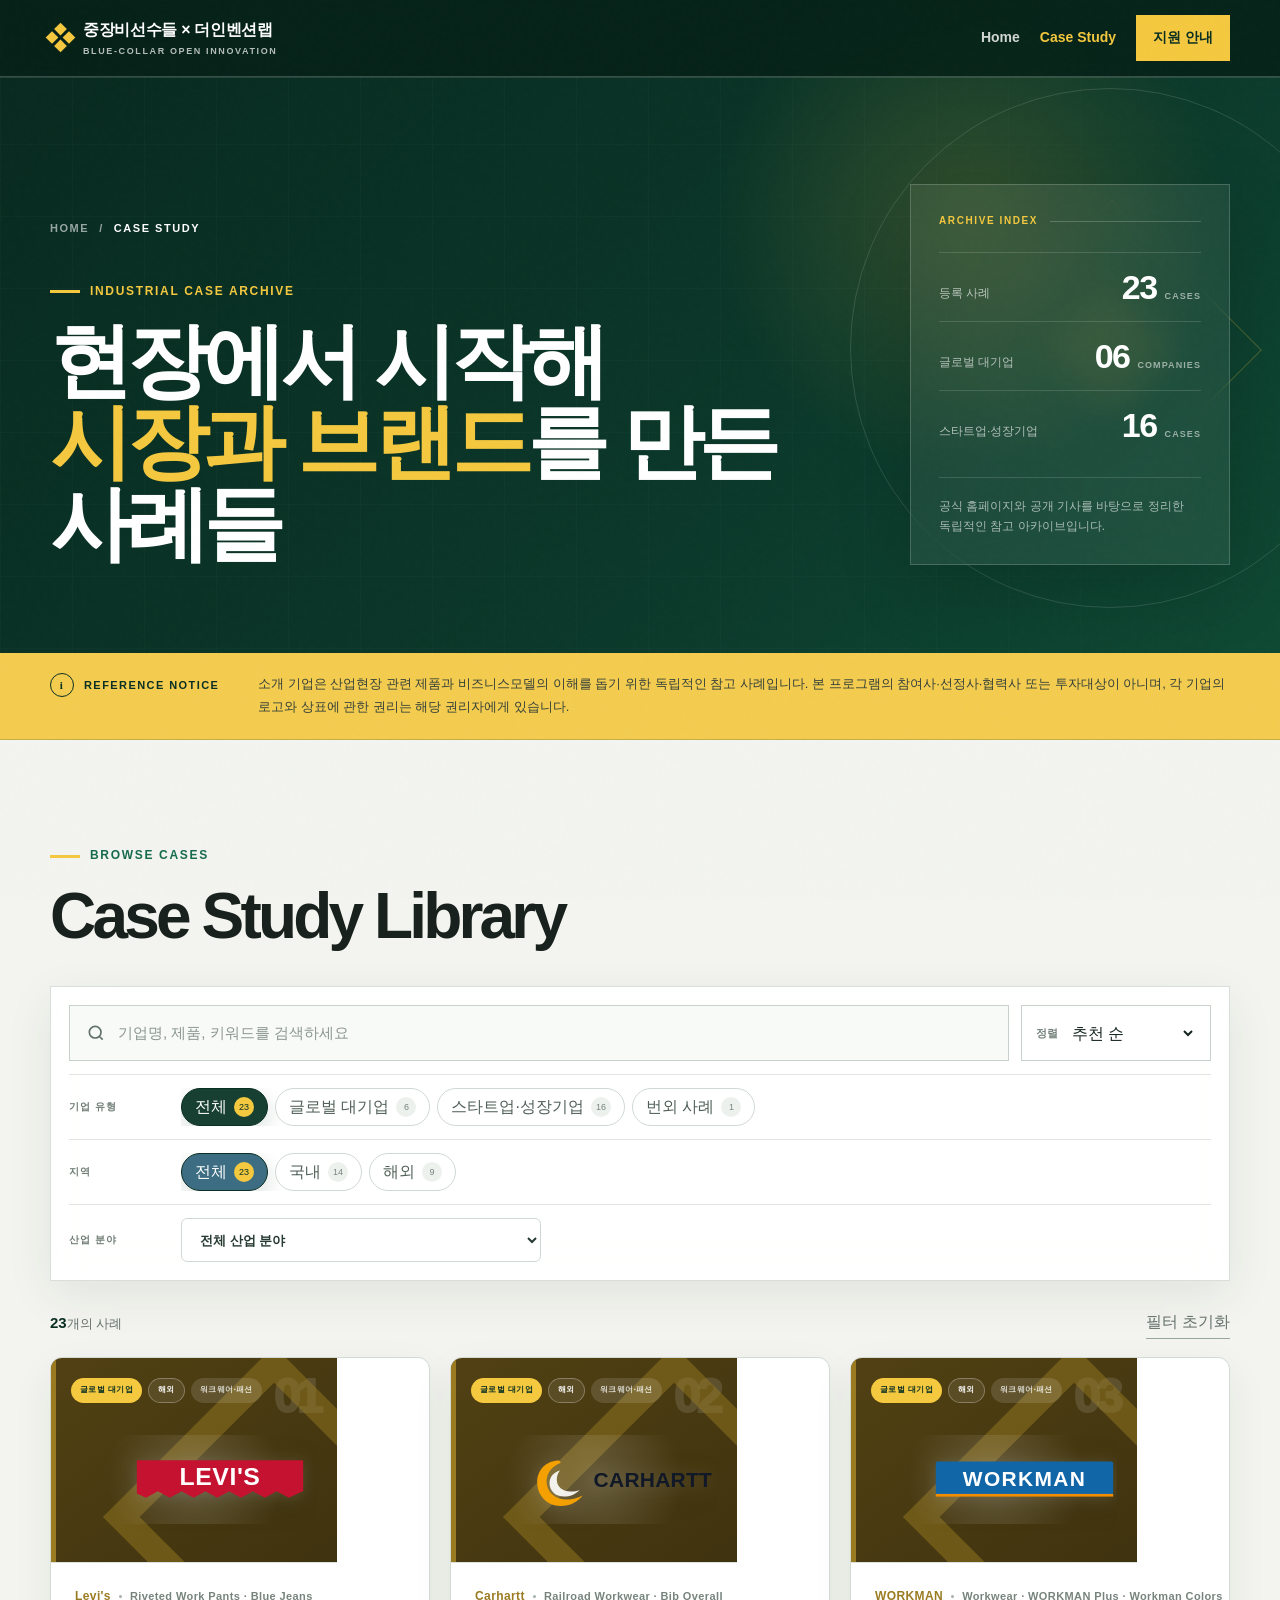
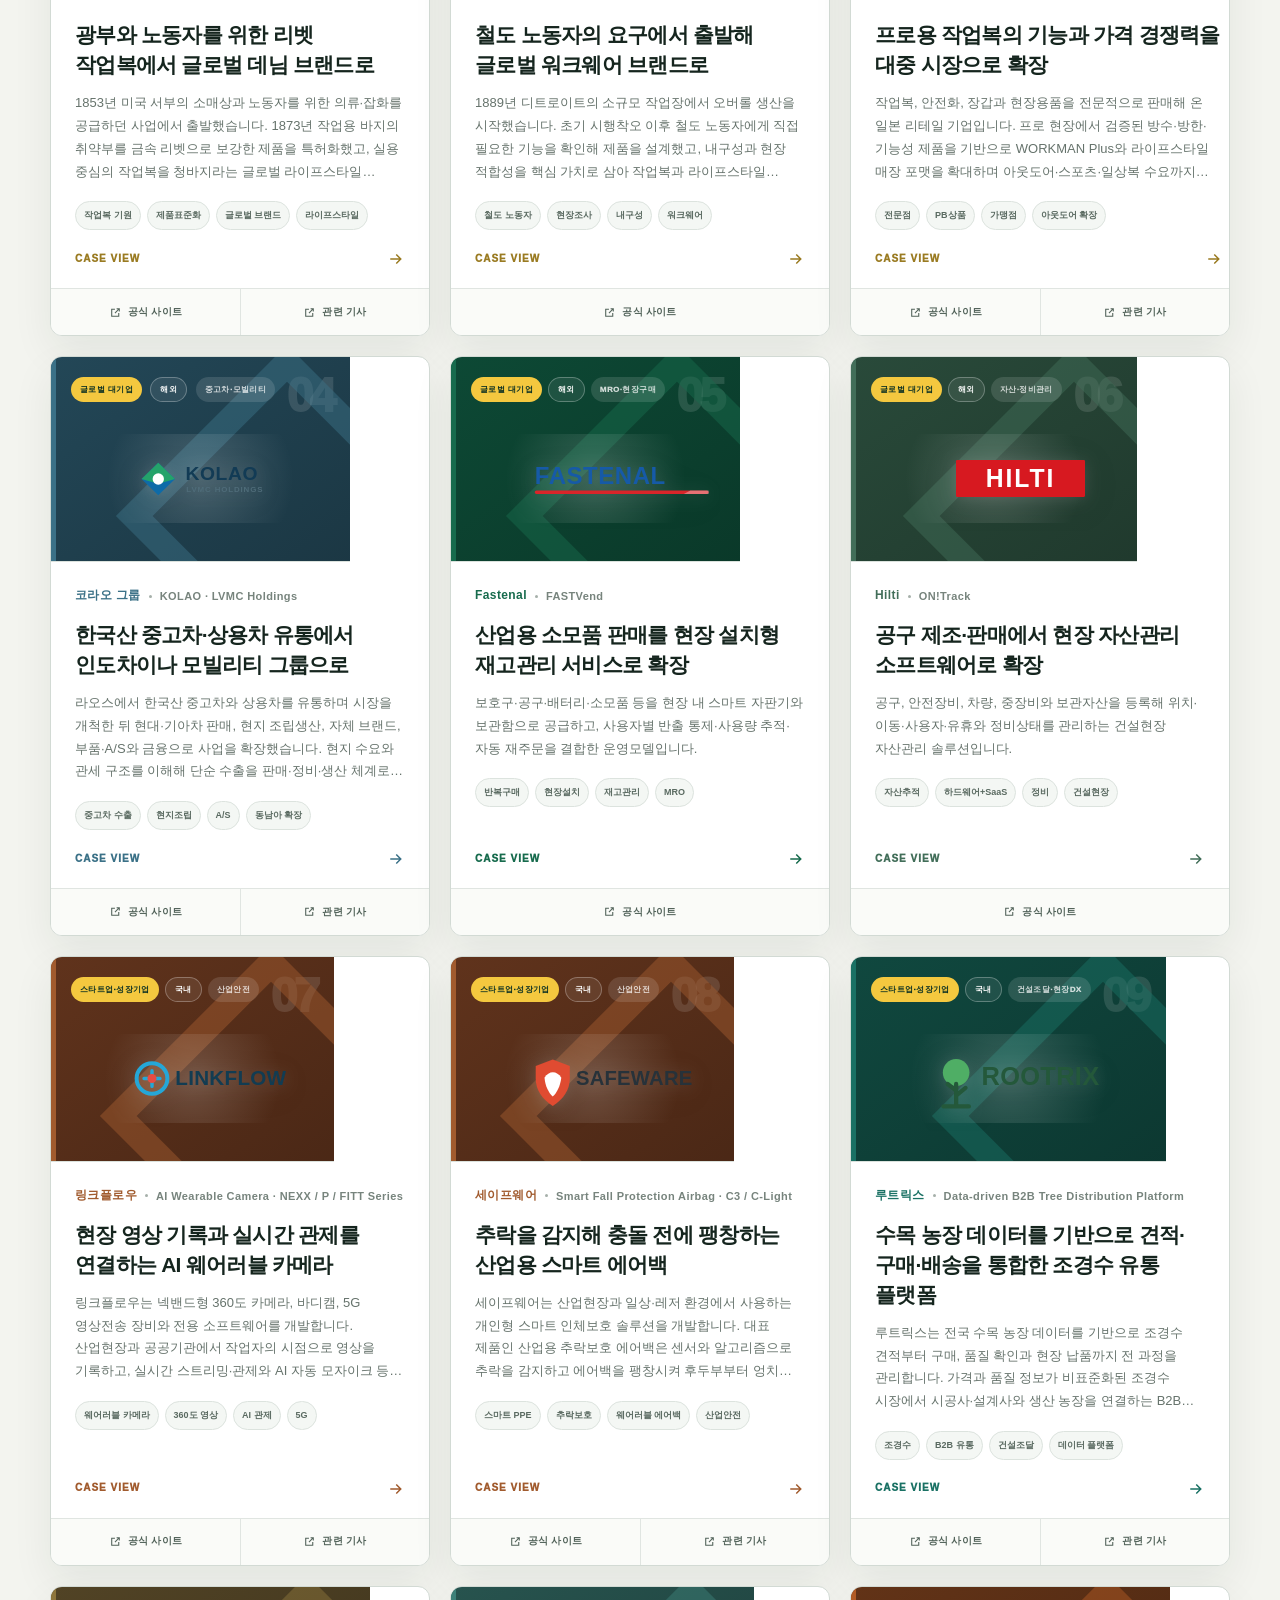
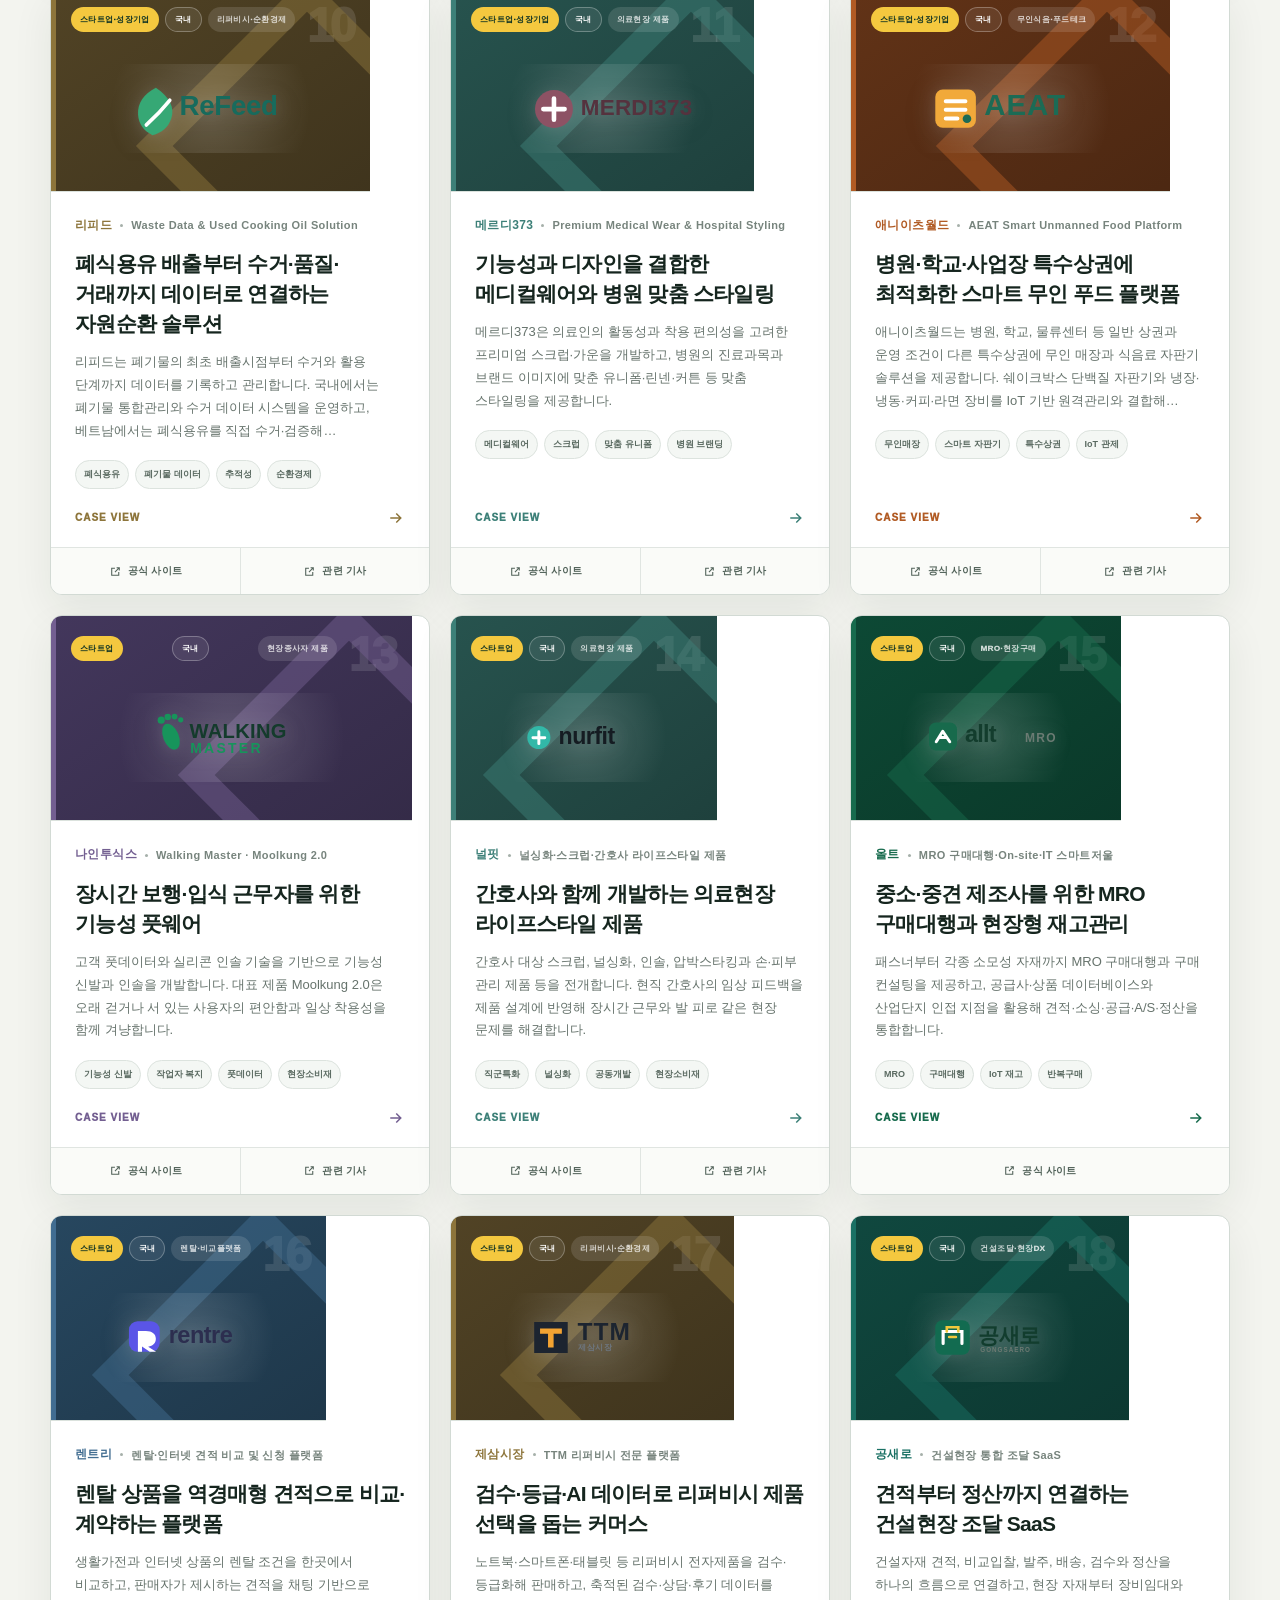
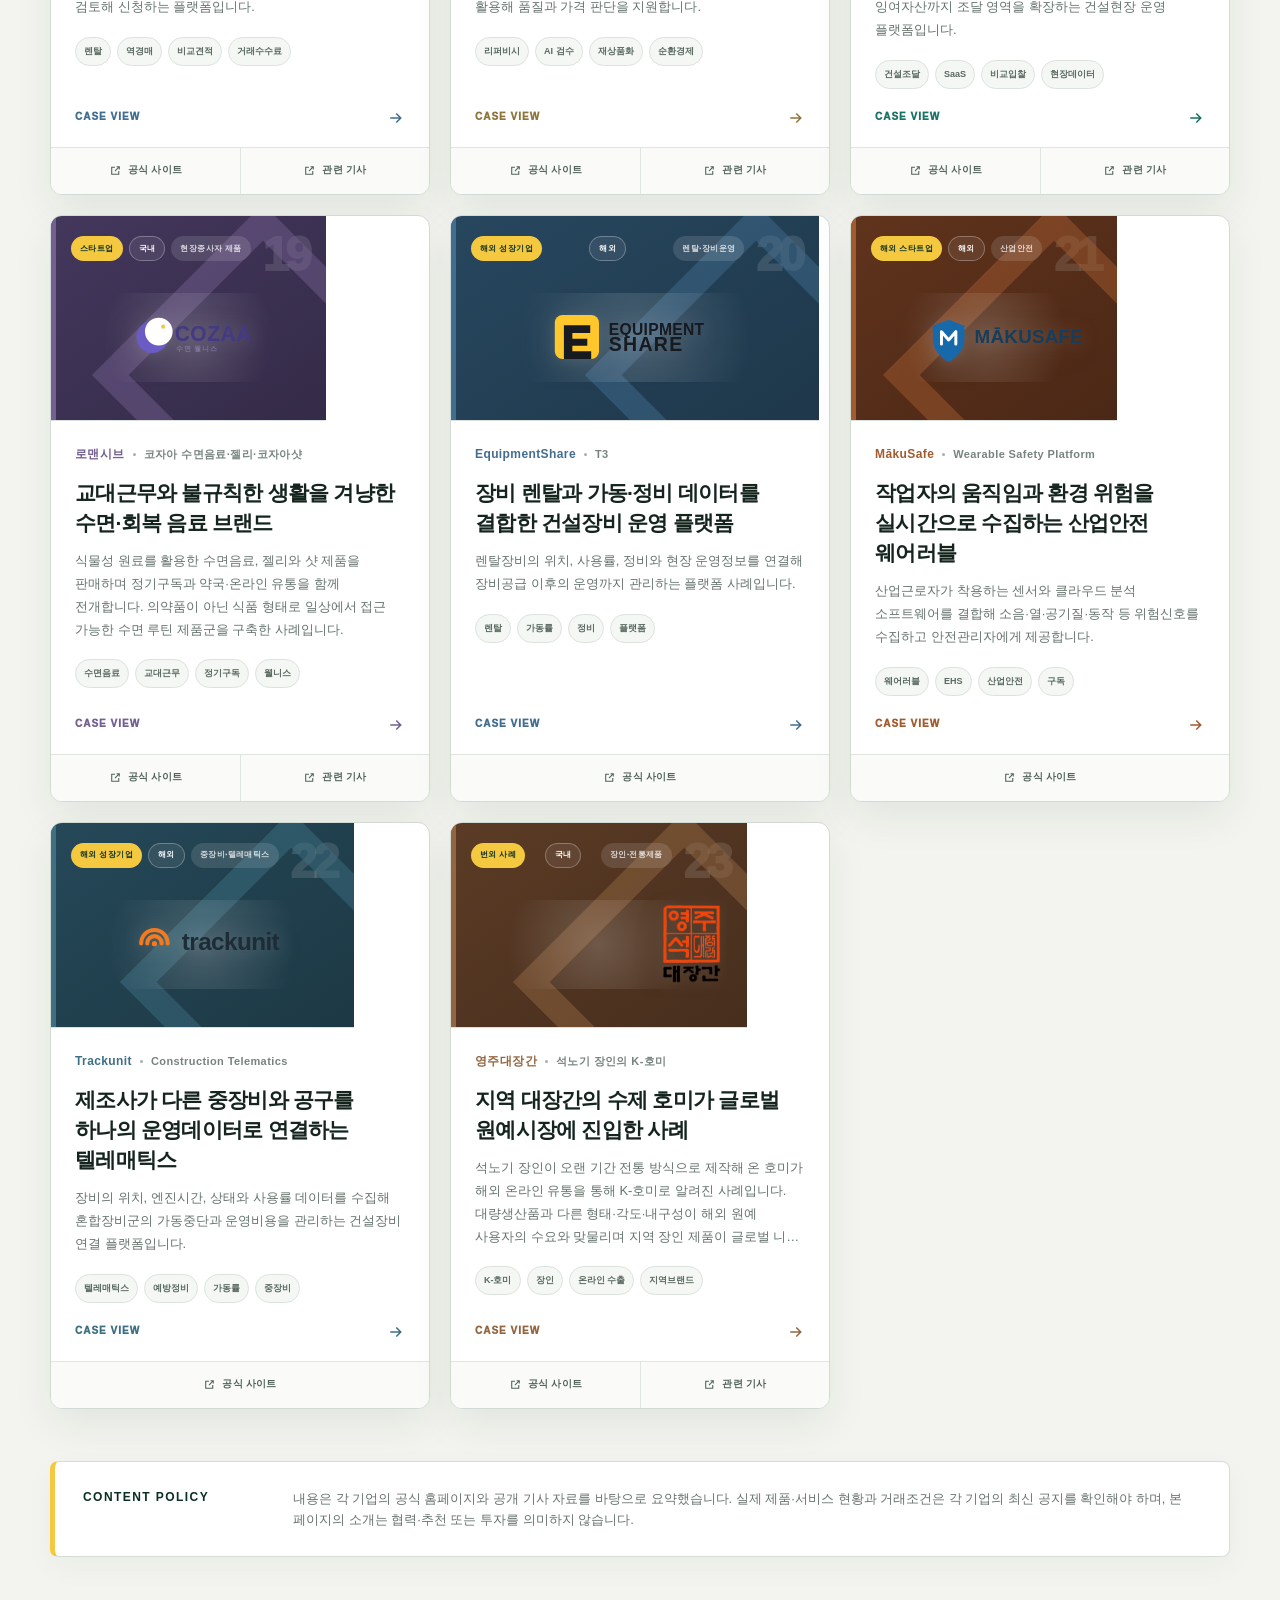
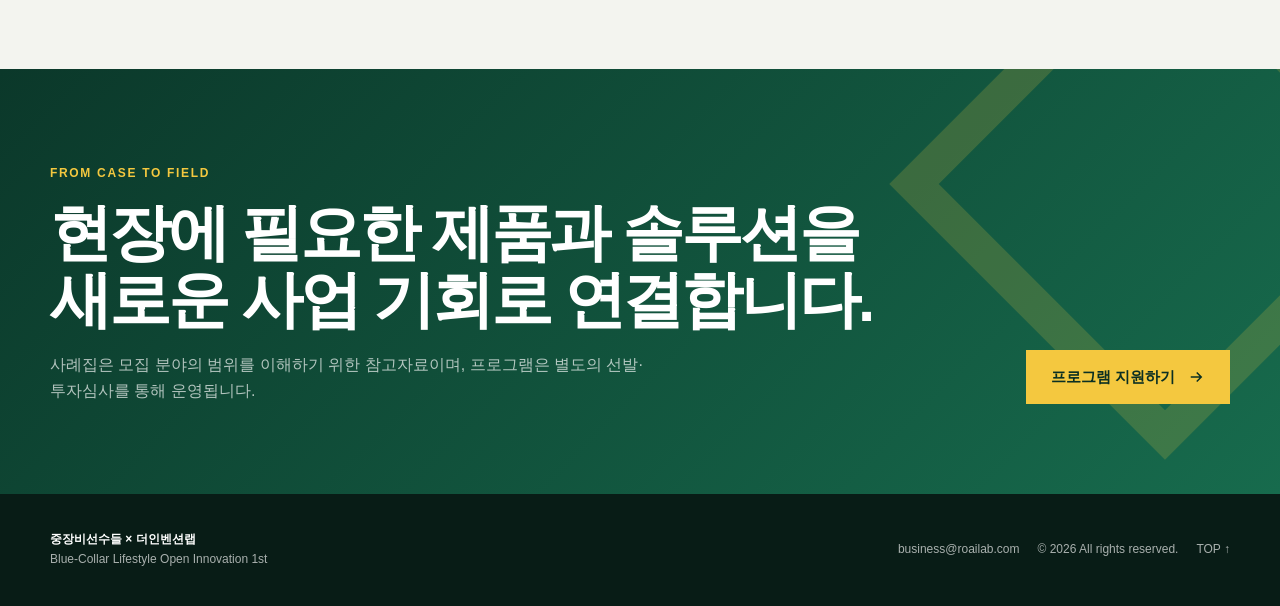
<file: case-study.html>
<!doctype html>
<html lang="ko">
<head>
  <meta charset="utf-8" />
  <meta name="viewport" content="width=device-width, initial-scale=1" />
  <meta name="referrer" content="strict-origin-when-cross-origin" />
  <meta name="robots" content="index,follow,max-image-preview:large,max-snippet:-1" />
  <meta name="description" content="워크웨어, MRO, 산업안전, 렌탈, 순환경제, 건설조달 등 국내외 산업현장 기업과 스타트업 사례를 정리한 블루칼라 Case Study 아카이브." />
  <meta name="author" content="중장비선수들 × 더인벤션랩" />
  <meta name="theme-color" content="#123d2e" />
  <link rel="canonical" href="https://www.bluecollaroi.com/case-study.html" />
  <link rel="icon" href="favicon.svg" type="image/svg+xml" />
  <meta property="og:type" content="website" />
  <meta property="og:locale" content="ko_KR" />
  <meta property="og:site_name" content="블루칼라 라이프스타일 오픈이노베이션" />
  <meta property="og:title" content="Case Study | 산업현장·MRO·워크웨어 스타트업 사례 아카이브" />
  <meta property="og:description" content="산업현장 제품·서비스와 비즈니스 모델을 국내외 기업 사례로 살펴보는 독립적인 참고 아카이브." />
  <meta property="og:url" content="https://www.bluecollaroi.com/case-study.html" />
  <meta property="og:image" content="https://www.bluecollaroi.com/assets/hero-forklifts.png" />
  <meta property="og:image:width" content="1080" />
  <meta property="og:image:height" content="790" />
  <meta property="og:image:alt" content="산업현장 Case Study 아카이브" />
  <meta name="twitter:card" content="summary_large_image" />
  <meta name="twitter:title" content="Case Study | 블루칼라 산업현장 혁신 사례" />
  <meta name="twitter:description" content="MRO·워크웨어·산업안전·렌탈·순환경제 등 국내외 산업현장 기업 사례 아카이브." />
  <meta name="twitter:image" content="https://www.bluecollaroi.com/assets/hero-forklifts.png" />
  <title>Case Study | 산업현장·MRO·워크웨어 스타트업 사례 아카이브</title>
  <script type="application/ld+json">{"@context":"https://schema.org","@graph":[{"@type":"WebSite","@id":"https://www.bluecollaroi.com/#website","url":"https://www.bluecollaroi.com/","name":"블루칼라 라이프스타일 오픈이노베이션","alternateName":"Blue-Collar Lifestyle Open Innovation","inLanguage":"ko-KR"},{"@type":"CollectionPage","@id":"https://www.bluecollaroi.com/case-study.html#webpage","url":"https://www.bluecollaroi.com/case-study.html","name":"Case Study | 산업현장·MRO·워크웨어 스타트업 사례 아카이브","description":"워크웨어, MRO, 산업안전, 렌탈, 순환경제, 건설조달 등 국내외 산업현장 기업과 스타트업 사례를 정리한 독립적인 참고 아카이브입니다.","isPartOf":{"@id":"https://www.bluecollaroi.com/#website"},"inLanguage":"ko-KR","dateModified":"2026-08-14","mainEntity":{"@type":"ItemList","numberOfItems":23,"itemListElement":[{"@type":"ListItem","position":1,"item":{"@type":"Organization","name":"Levi's","description":"1853년 미국 서부의 소매상과 노동자를 위한 의류·잡화를 공급하던 사업에서 출발했습니다. 1873년 작업용 바지의 취약부를 금속 리벳으로 보강한 제품을 특허화했고, 실용 중심의 작업복을 청바지라는 글로벌 라이프스타일 제품으로 확장했습니다.","url":"https://www.levistrauss.com/who-we-are/history/","knowsAbout":["워크웨어·패션","작업복 기원","제품표준화","글로벌 브랜드","라이프스타일"]}},{"@type":"ListItem","position":2,"item":{"@type":"Organization","name":"Carhartt","description":"1889년 디트로이트의 소규모 작업장에서 오버롤 생산을 시작했습니다. 초기 시행착오 이후 철도 노동자에게 직접 필요한 기능을 확인해 제품을 설계했고, 내구성과 현장 적합성을 핵심 가치로 삼아 작업복과 라이프스타일 의류로 사업을 확장했습니다.","url":"https://www.carhartt.com/carhartt-history","knowsAbout":["워크웨어·패션","철도 노동자","현장조사","내구성","워크웨어"]}},{"@type":"ListItem","position":3,"item":{"@type":"Organization","name":"WORKMAN","description":"작업복, 안전화, 장갑과 현장용품을 전문적으로 판매해 온 일본 리테일 기업입니다. 프로 현장에서 검증된 방수·방한·기능성 제품을 기반으로 WORKMAN Plus와 라이프스타일 매장 포맷을 확대하며 아웃도어·스포츠·일상복 수요까지 확보했습니다.","url":"https://www.workman.co.jp/ワークマンについて","knowsAbout":["워크웨어·패션","전문점","PB상품","가맹점","아웃도어 확장"]}},{"@type":"ListItem","position":4,"item":{"@type":"Organization","name":"코라오 그룹","description":"라오스에서 한국산 중고차와 상용차를 유통하며 시장을 개척한 뒤 현대·기아차 판매, 현지 조립생산, 자체 브랜드, 부품·A/S와 금융으로 사업을 확장했습니다. 현지 수요와 관세 구조를 이해해 단순 수출을 판매·정비·생산 체계로 전환한 사례입니다.","url":"https://www.lvmcholdings.net/eng/company/sub2.php","knowsAbout":["중고차·모빌리티","중고차 수출","현지조립","A/S","동남아 확장"]}},{"@type":"ListItem","position":5,"item":{"@type":"Organization","name":"Fastenal","description":"보호구·공구·배터리·소모품 등을 현장 내 스마트 자판기와 보관함으로 공급하고, 사용자별 반출 통제·사용량 추적·자동 재주문을 결합한 운영모델입니다.","url":"https://www.fastenal.com/fast/services-and-solutions/fastvend","knowsAbout":["MRO·현장구매","반복구매","현장설치","재고관리","MRO"]}},{"@type":"ListItem","position":6,"item":{"@type":"Organization","name":"Hilti","description":"공구, 안전장비, 차량, 중장비와 보관자산을 등록해 위치·이동·사용자·유휴와 정비상태를 관리하는 건설현장 자산관리 솔루션입니다.","url":"https://help.ontrack3.hilti.com/hc/en-us/articles/34399853104273-Discover-ON-Track","knowsAbout":["자산·정비관리","자산추적","하드웨어+SaaS","정비","건설현장"]}},{"@type":"ListItem","position":7,"item":{"@type":"Organization","name":"링크플로우","description":"링크플로우는 넥밴드형 360도 카메라, 바디캠, 5G 영상전송 장비와 전용 소프트웨어를 개발합니다. 산업현장과 공공기관에서 작업자의 시점으로 영상을 기록하고, 실시간 스트리밍·관제와 AI 자동 모자이크 등 현장 운영 기능을 제공합니다.","url":"https://linkflow.co.kr/","knowsAbout":["산업안전","웨어러블 카메라","360도 영상","AI 관제","5G"]}},{"@type":"ListItem","position":8,"item":{"@type":"Organization","name":"세이프웨어","description":"세이프웨어는 산업현장과 일상·레저 환경에서 사용하는 개인형 스마트 인체보호 솔루션을 개발합니다. 대표 제품인 산업용 추락보호 에어백은 센서와 알고리즘으로 추락을 감지하고 에어백을 팽창시켜 후두부부터 엉치 부위까지 주요 신체 부위를 보호합니다.","url":"https://safeware.co.kr/","knowsAbout":["산업안전","스마트 PPE","추락보호","웨어러블 에어백","산업안전"]}},{"@type":"ListItem","position":9,"item":{"@type":"Organization","name":"루트릭스","description":"루트릭스는 전국 수목 농장 데이터를 기반으로 조경수 견적부터 구매, 품질 확인과 현장 납품까지 전 과정을 관리합니다. 가격과 품질 정보가 비표준화된 조경수 시장에서 시공사·설계사와 생산 농장을 연결하는 B2B 유통 플랫폼을 운영합니다.","url":"https://www.rootrix.com/","knowsAbout":["건설조달·현장DX","조경수","B2B 유통","건설조달","데이터 플랫폼"]}},{"@type":"ListItem","position":10,"item":{"@type":"Organization","name":"리피드","description":"리피드는 폐기물의 최초 배출시점부터 수거와 활용 단계까지 데이터를 기록하고 관리합니다. 국내에서는 폐기물 통합관리와 수거 데이터 시스템을 운영하고, 베트남에서는 폐식용유를 직접 수거·검증해 지속가능항공유 원료 등으로 거래하는 사업을 전개합니다.","url":"https://www.refeed.eco/","knowsAbout":["리퍼비시·순환경제","폐식용유","폐기물 데이터","추적성","순환경제"]}},{"@type":"ListItem","position":11,"item":{"@type":"Organization","name":"메르디373","description":"메르디373은 의료인의 활동성과 착용 편의성을 고려한 프리미엄 스크럽·가운을 개발하고, 병원의 진료과목과 브랜드 이미지에 맞춘 유니폼·린넨·커튼 등 맞춤 스타일링을 제공합니다.","url":"http://www.merdi373.com/","knowsAbout":["의료현장 제품","메디컬웨어","스크럽","맞춤 유니폼","병원 브랜딩"]}},{"@type":"ListItem","position":12,"item":{"@type":"Organization","name":"애니이츠월드","description":"애니이츠월드는 병원, 학교, 물류센터 등 일반 상권과 운영 조건이 다른 특수상권에 무인 매장과 식음료 자판기 솔루션을 제공합니다. 쉐이크박스 단백질 자판기와 냉장·냉동·커피·라면 장비를 IoT 기반 원격관리와 결합해 운영합니다.","url":"https://aeat.co.kr/","knowsAbout":["무인식음·푸드테크","무인매장","스마트 자판기","특수상권","IoT 관제"]}},{"@type":"ListItem","position":13,"item":{"@type":"Organization","name":"나인투식스","description":"고객 풋데이터와 실리콘 인솔 기술을 기반으로 기능성 신발과 인솔을 개발합니다. 대표 제품 Moolkung 2.0은 오래 걷거나 서 있는 사용자의 편안함과 일상 착용성을 함께 겨냥합니다.","url":"https://walking-master.com/","knowsAbout":["현장종사자 제품","기능성 신발","작업자 복지","풋데이터","현장소비재"]}},{"@type":"ListItem","position":14,"item":{"@type":"Organization","name":"널핏","description":"간호사 대상 스크럽, 널싱화, 인솔, 압박스타킹과 손·피부 관리 제품 등을 전개합니다. 현직 간호사의 임상 피드백을 제품 설계에 반영해 장시간 근무와 발 피로 같은 현장 문제를 해결합니다.","url":"https://nurfit.co.kr/","knowsAbout":["의료현장 제품","직군특화","널싱화","공동개발","현장소비재"]}},{"@type":"ListItem","position":15,"item":{"@type":"Organization","name":"올트","description":"패스너부터 각종 소모성 자재까지 MRO 구매대행과 구매 컨설팅을 제공하고, 공급사·상품 데이터베이스와 산업단지 인접 지점을 활용해 견적·소싱·공급·A/S·정산을 통합합니다.","url":"https://www.alltmro.com/","knowsAbout":["MRO·현장구매","MRO","구매대행","IoT 재고","반복구매"]}},{"@type":"ListItem","position":16,"item":{"@type":"Organization","name":"렌트리","description":"생활가전과 인터넷 상품의 렌탈 조건을 한곳에서 비교하고, 판매자가 제시하는 견적을 채팅 기반으로 검토해 신청하는 플랫폼입니다.","url":"https://rentre.kr/","knowsAbout":["렌탈·비교플랫폼","렌탈","역경매","비교견적","거래수수료"]}},{"@type":"ListItem","position":17,"item":{"@type":"Organization","name":"제삼시장","description":"노트북·스마트폰·태블릿 등 리퍼비시 전자제품을 검수·등급화해 판매하고, 축적된 검수·상담·후기 데이터를 활용해 품질과 가격 판단을 지원합니다.","url":"https://shop.ttm.im/","knowsAbout":["리퍼비시·순환경제","리퍼비시","AI 검수","재상품화","순환경제"]}},{"@type":"ListItem","position":18,"item":{"@type":"Organization","name":"공새로","description":"건설자재 견적, 비교입찰, 발주, 배송, 검수와 정산을 하나의 흐름으로 연결하고, 현장 자재부터 장비임대와 잉여자산까지 조달 영역을 확장하는 건설현장 운영 플랫폼입니다.","url":"https://www.gongsaero.com/","knowsAbout":["건설조달·현장DX","건설조달","SaaS","비교입찰","현장데이터"]}},{"@type":"ListItem","position":19,"item":{"@type":"Organization","name":"로맨시브","description":"식물성 원료를 활용한 수면음료, 젤리와 샷 제품을 판매하며 정기구독과 약국·온라인 유통을 함께 전개합니다. 의약품이 아닌 식품 형태로 일상에서 접근 가능한 수면 루틴 제품군을 구축한 사례입니다.","url":"https://cozasleep.kr/","knowsAbout":["현장종사자 제품","수면음료","교대근무","정기구독","웰니스"]}},{"@type":"ListItem","position":20,"item":{"@type":"Organization","name":"EquipmentShare","description":"렌탈장비의 위치, 사용률, 정비와 현장 운영정보를 연결해 장비공급 이후의 운영까지 관리하는 플랫폼 사례입니다.","url":"https://www.equipmentshare.com/t3","knowsAbout":["렌탈·장비운영","렌탈","가동률","정비","플랫폼"]}},{"@type":"ListItem","position":21,"item":{"@type":"Organization","name":"MākuSafe","description":"산업근로자가 착용하는 센서와 클라우드 분석 소프트웨어를 결합해 소음·열·공기질·동작 등 위험신호를 수집하고 안전관리자에게 제공합니다.","url":"https://makusafe.com/solution/","knowsAbout":["산업안전","웨어러블","EHS","산업안전","구독"]}},{"@type":"ListItem","position":22,"item":{"@type":"Organization","name":"Trackunit","description":"장비의 위치, 엔진시간, 상태와 사용률 데이터를 수집해 혼합장비군의 가동중단과 운영비용을 관리하는 건설장비 연결 플랫폼입니다.","url":"https://trackunit.com/solutions/telematics/","knowsAbout":["중장비·텔레매틱스","텔레매틱스","예방정비","가동률","중장비"]}},{"@type":"ListItem","position":23,"item":{"@type":"Organization","name":"영주대장간","description":"석노기 장인이 오랜 기간 전통 방식으로 제작해 온 호미가 해외 온라인 유통을 통해 K-호미로 알려진 사례입니다. 대량생산품과 다른 형태·각도·내구성이 해외 원예 사용자의 수요와 맞물리며 지역 장인 제품이 글로벌 니치 상품으로 확장됐습니다.","url":"https://www.yeongju.go.kr/inews/page.do?art_uid=7863&cmd=2&mnu_uid=10400&srchCode=110","knowsAbout":["장인·전통제품","K-호미","장인","온라인 수출","지역브랜드"]}}]}},{"@type":"BreadcrumbList","itemListElement":[{"@type":"ListItem","position":1,"name":"Home","item":"https://www.bluecollaroi.com/"},{"@type":"ListItem","position":2,"name":"Case Study","item":"https://www.bluecollaroi.com/case-study.html"}]}]}</script>
  <script>document.documentElement.classList.add('js');</script>
  <link rel="stylesheet" href="styles.css?v=21" />
  <link rel="stylesheet" href="case-study.css?v=21" />
</head>
<body class="case-page" data-page="case-study">
  <header class="nav case-nav">
    <div class="container nav-inner">
      <a href="index.html" class="brand" aria-label="홈으로 이동">
        <span class="brand-mark" aria-hidden="true"><i></i><i></i><i></i><i></i></span>
        <span class="brand-text">중장비선수들 × 더인벤션랩<small>BLUE-COLLAR OPEN INNOVATION</small></span>
      </a>
      <nav class="nav-links" aria-label="주요 메뉴">
        <a href="index.html">Home</a>
        <a href="case-study.html" aria-current="page">Case Study</a>
        <a href="https://www.finedeal.co.kr/activities/41/application/38" class="nav-cta" target="_blank" rel="noopener noreferrer">지원 안내</a>
      </nav>
    </div>
  </header>

  <main id="top">
    <section class="case-hero">
      <div class="case-hero-grid" aria-hidden="true"></div>
      <div class="case-hero-orbit" aria-hidden="true"></div>
      <div class="container case-hero-layout">
        <div class="case-hero-copy">
          <div class="case-breadcrumb" aria-label="현재 위치"><a href="index.html">HOME</a><span>/</span><b>CASE STUDY</b></div>
          <span class="kicker">Industrial Case Archive</span>
          <h1>현장에서 시작해<br /><em>시장과 브랜드</em>를 만든 사례들</h1>
        </div>
        <aside class="case-hero-panel" aria-label="사례집 현황">
          <div class="case-hero-panel-head"><span>ARCHIVE INDEX</span><i></i></div>
          <dl>
            <div><dt>등록 사례</dt><dd><strong id="caseTotal">23</strong><small>CASES</small></dd></div>
            <div><dt>글로벌 대기업</dt><dd><strong id="enterpriseTotal">06</strong><small>COMPANIES</small></dd></div>
            <div><dt>스타트업·성장기업</dt><dd><strong id="startupTotal">16</strong><small>CASES</small></dd></div>
          </dl>
          <p>공식 홈페이지와 공개 기사를 바탕으로 정리한 독립적인 참고 아카이브입니다.</p>
        </aside>
      </div>
    </section>

    <section class="case-reference-banner" aria-label="사례집 안내">
      <div class="container case-reference-banner-inner">
        <strong>REFERENCE NOTICE</strong>
        <p>소개 기업은 산업현장 관련 제품과 비즈니스모델의 이해를 돕기 위한 독립적인 참고 사례입니다. 본 프로그램의 참여사·선정사·협력사 또는 투자대상이 아니며, 각 기업의 로고와 상표에 관한 권리는 해당 권리자에게 있습니다.</p>
      </div>
    </section>

    <section class="case-library section" id="library">
      <div class="container">
        <header class="case-library-head reveal">
          <div><span class="kicker">Browse Cases</span><h2>Case Study Library</h2></div>
        </header>

        <div class="case-control-shell reveal">
          <div class="case-controls-row">
            <label class="case-search" for="caseSearch">
              <svg aria-hidden="true" viewBox="0 0 24 24" fill="none" stroke="currentColor" stroke-width="2"><circle cx="11" cy="11" r="7"></circle><path d="m20 20-3.5-3.5"></path></svg>
              <span class="sr-only">사례 검색</span>
              <input type="search" id="caseSearch" placeholder="기업명, 제품, 키워드를 검색하세요" autocomplete="off" />
              <button type="button" id="caseSearchClear" class="case-search-clear" aria-label="검색어 지우기" hidden>×</button>
            </label>
            <label class="case-sort" for="caseSort"><span>정렬</span><select id="caseSort"><option value="recommended">추천 순</option><option value="company">기업명 순</option><option value="category">분야 순</option></select></label>
          </div>

          <div class="case-filter-line">
            <strong>기업 유형</strong>
            <div class="case-filters" id="caseTypeFilters" aria-label="기업 유형 필터"></div>
          </div>
          <div class="case-filter-line">
            <strong>지역</strong>
            <div class="case-filters" id="caseRegionFilters" aria-label="지역 필터"></div>
          </div>
          <div class="case-filter-line case-filter-field">
            <strong>산업 분야</strong>
            <label class="case-field-select" for="caseCategory"><span class="sr-only">산업 분야 선택</span><select id="caseCategory"></select></label>
          </div>
        </div>

        <div class="case-results-bar reveal">
          <p id="caseResultsSummary" aria-live="polite"><strong>23</strong>개의 사례</p>
          <button type="button" id="caseReset" class="case-reset">필터 초기화</button>
        </div>

        <div class="case-grid" id="caseGrid" aria-live="polite">
<article class="case-card reveal is-visible" data-category="workwear" data-case-id="levis-workwear-to-denim">
<button type="button" class="case-card-main" data-case-open="levis-workwear-to-denim" aria-label="Levi&#x27;s 사례 상세 보기">
<div class="case-card-visual"><span class="case-card-index" aria-hidden="true">01</span><div class="case-card-badges"><span class="case-type-badge">글로벌 대기업</span><span class="case-region-badge">해외</span><span class="case-category-badge">워크웨어·패션</span></div><div class="case-logo-stage has-logo"><span class="case-logo-fallback" aria-hidden="true">LEVI&#x27;S</span><img class="case-logo-img is-loaded" src="assets/logos/levis-workwear-to-denim.svg" alt="Levi&#x27;s 로고" loading="lazy" decoding="async" /></div></div>
<div class="case-card-body"><div class="case-company-line"><strong>Levi&#x27;s</strong><i aria-hidden="true"></i><span>Riveted Work Pants · Blue Jeans</span></div><h3>광부와 노동자를 위한 리벳 작업복에서 글로벌 데님 브랜드로</h3><p>1853년 미국 서부의 소매상과 노동자를 위한 의류·잡화를 공급하던 사업에서 출발했습니다. 1873년 작업용 바지의 취약부를 금속 리벳으로 보강한 제품을 특허화했고, 실용 중심의 작업복을 청바지라는 글로벌 라이프스타일 제품으로 확장했습니다.</p><div class="case-tags"><span>작업복 기원</span><span>제품표준화</span><span>글로벌 브랜드</span><span>라이프스타일</span></div><div class="case-card-action"><span>CASE VIEW</span><svg aria-hidden="true" viewBox="0 0 24 24" fill="none" stroke="currentColor" stroke-width="2"><path d="M5 12h14M13 6l6 6-6 6"/></svg></div></div>
</button><div class="case-card-links"><a href="https://www.levistrauss.com/who-we-are/history/" target="_blank" rel="noopener noreferrer"><svg aria-hidden="true" viewBox="0 0 24 24" fill="none" stroke="currentColor" stroke-width="2"><path d="M14 5h5v5M19 5l-8 8"/><path d="M18 13v6H5V6h6"/></svg><span>공식 사이트</span></a><a href="https://www.levistrauss.com/2019/07/04/the-history-of-denim/" target="_blank" rel="noopener noreferrer"><svg aria-hidden="true" viewBox="0 0 24 24" fill="none" stroke="currentColor" stroke-width="2"><path d="M14 5h5v5M19 5l-8 8"/><path d="M18 13v6H5V6h6"/></svg><span>관련 기사</span></a></div></article><article class="case-card reveal is-visible" data-category="workwear" data-case-id="carhartt-workwear">
<button type="button" class="case-card-main" data-case-open="carhartt-workwear" aria-label="Carhartt 사례 상세 보기">
<div class="case-card-visual"><span class="case-card-index" aria-hidden="true">02</span><div class="case-card-badges"><span class="case-type-badge">글로벌 대기업</span><span class="case-region-badge">해외</span><span class="case-category-badge">워크웨어·패션</span></div><div class="case-logo-stage has-logo"><span class="case-logo-fallback" aria-hidden="true">CARHARTT</span><img class="case-logo-img is-loaded" src="assets/logos/carhartt-workwear.svg" alt="Carhartt 로고" loading="lazy" decoding="async" /></div></div>
<div class="case-card-body"><div class="case-company-line"><strong>Carhartt</strong><i aria-hidden="true"></i><span>Railroad Workwear · Bib Overall</span></div><h3>철도 노동자의 요구에서 출발해 글로벌 워크웨어 브랜드로</h3><p>1889년 디트로이트의 소규모 작업장에서 오버롤 생산을 시작했습니다. 초기 시행착오 이후 철도 노동자에게 직접 필요한 기능을 확인해 제품을 설계했고, 내구성과 현장 적합성을 핵심 가치로 삼아 작업복과 라이프스타일 의류로 사업을 확장했습니다.</p><div class="case-tags"><span>철도 노동자</span><span>현장조사</span><span>내구성</span><span>워크웨어</span></div><div class="case-card-action"><span>CASE VIEW</span><svg aria-hidden="true" viewBox="0 0 24 24" fill="none" stroke="currentColor" stroke-width="2"><path d="M5 12h14M13 6l6 6-6 6"/></svg></div></div>
</button><div class="case-card-links"><a href="https://www.carhartt.com/carhartt-history" target="_blank" rel="noopener noreferrer"><svg aria-hidden="true" viewBox="0 0 24 24" fill="none" stroke="currentColor" stroke-width="2"><path d="M14 5h5v5M19 5l-8 8"/><path d="M18 13v6H5V6h6"/></svg><span>공식 사이트</span></a></div></article><article class="case-card reveal is-visible" data-category="workwear" data-case-id="workman-japan">
<button type="button" class="case-card-main" data-case-open="workman-japan" aria-label="WORKMAN 사례 상세 보기">
<div class="case-card-visual"><span class="case-card-index" aria-hidden="true">03</span><div class="case-card-badges"><span class="case-type-badge">글로벌 대기업</span><span class="case-region-badge">해외</span><span class="case-category-badge">워크웨어·패션</span></div><div class="case-logo-stage has-logo"><span class="case-logo-fallback" aria-hidden="true">WORKMAN</span><img class="case-logo-img is-loaded" src="assets/logos/workman-japan.svg" alt="WORKMAN 로고" loading="lazy" decoding="async" /></div></div>
<div class="case-card-body"><div class="case-company-line"><strong>WORKMAN</strong><i aria-hidden="true"></i><span>Workwear · WORKMAN Plus · Workman Colors</span></div><h3>프로용 작업복의 기능과 가격 경쟁력을 대중 시장으로 확장</h3><p>작업복, 안전화, 장갑과 현장용품을 전문적으로 판매해 온 일본 리테일 기업입니다. 프로 현장에서 검증된 방수·방한·기능성 제품을 기반으로 WORKMAN Plus와 라이프스타일 매장 포맷을 확대하며 아웃도어·스포츠·일상복 수요까지 확보했습니다.</p><div class="case-tags"><span>전문점</span><span>PB상품</span><span>가맹점</span><span>아웃도어 확장</span></div><div class="case-card-action"><span>CASE VIEW</span><svg aria-hidden="true" viewBox="0 0 24 24" fill="none" stroke="currentColor" stroke-width="2"><path d="M5 12h14M13 6l6 6-6 6"/></svg></div></div>
</button><div class="case-card-links"><a href="https://www.workman.co.jp/ワークマンについて" target="_blank" rel="noopener noreferrer"><svg aria-hidden="true" viewBox="0 0 24 24" fill="none" stroke="currentColor" stroke-width="2"><path d="M14 5h5v5M19 5l-8 8"/><path d="M18 13v6H5V6h6"/></svg><span>공식 사이트</span></a><a href="https://www.workman.co.jp/news/%E3%80%90%E3%83%97%E3%83%AD%E3%81%8C%E6%AF%8E%E5%B9%B4%E6%84%9B%E7%94%A8%E3%80%91%E6%A9%9F%E8%83%BD%E3%81%A7%E9%81%B8%E3%81%B0%E3%82%8C%E3%82%8B%E9%98%B2%E6%B0%B4%E9%98%B2%E5%AF%92%E3%82%A6%E3%82%A7" target="_blank" rel="noopener noreferrer"><svg aria-hidden="true" viewBox="0 0 24 24" fill="none" stroke="currentColor" stroke-width="2"><path d="M14 5h5v5M19 5l-8 8"/><path d="M18 13v6H5V6h6"/></svg><span>관련 기사</span></a></div></article><article class="case-card reveal is-visible" data-category="mobility" data-case-id="kolao-lvmc">
<button type="button" class="case-card-main" data-case-open="kolao-lvmc" aria-label="코라오 그룹 사례 상세 보기">
<div class="case-card-visual"><span class="case-card-index" aria-hidden="true">04</span><div class="case-card-badges"><span class="case-type-badge">글로벌 대기업</span><span class="case-region-badge">해외</span><span class="case-category-badge">중고차·모빌리티</span></div><div class="case-logo-stage has-logo"><span class="case-logo-fallback" aria-hidden="true">KOLAO / LVMC</span><img class="case-logo-img is-loaded" src="assets/logos/kolao-lvmc.svg" alt="코라오 그룹 로고" loading="lazy" decoding="async" /></div></div>
<div class="case-card-body"><div class="case-company-line"><strong>코라오 그룹</strong><i aria-hidden="true"></i><span>KOLAO · LVMC Holdings</span></div><h3>한국산 중고차·상용차 유통에서 인도차이나 모빌리티 그룹으로</h3><p>라오스에서 한국산 중고차와 상용차를 유통하며 시장을 개척한 뒤 현대·기아차 판매, 현지 조립생산, 자체 브랜드, 부품·A/S와 금융으로 사업을 확장했습니다. 현지 수요와 관세 구조를 이해해 단순 수출을 판매·정비·생산 체계로 전환한 사례입니다.</p><div class="case-tags"><span>중고차 수출</span><span>현지조립</span><span>A/S</span><span>동남아 확장</span></div><div class="case-card-action"><span>CASE VIEW</span><svg aria-hidden="true" viewBox="0 0 24 24" fill="none" stroke="currentColor" stroke-width="2"><path d="M5 12h14M13 6l6 6-6 6"/></svg></div></div>
</button><div class="case-card-links"><a href="https://www.lvmcholdings.net/eng/company/sub2.php" target="_blank" rel="noopener noreferrer"><svg aria-hidden="true" viewBox="0 0 24 24" fill="none" stroke="currentColor" stroke-width="2"><path d="M14 5h5v5M19 5l-8 8"/><path d="M18 13v6H5V6h6"/></svg><span>공식 사이트</span></a><a href="https://kind.krx.co.kr/external/2020/05/29/000443/20200529001129/10001.htm" target="_blank" rel="noopener noreferrer"><svg aria-hidden="true" viewBox="0 0 24 24" fill="none" stroke="currentColor" stroke-width="2"><path d="M14 5h5v5M19 5l-8 8"/><path d="M18 13v6H5V6h6"/></svg><span>관련 기사</span></a></div></article><article class="case-card reveal is-visible" data-category="mro" data-case-id="fastenal-fastvend">
<button type="button" class="case-card-main" data-case-open="fastenal-fastvend" aria-label="Fastenal 사례 상세 보기">
<div class="case-card-visual"><span class="case-card-index" aria-hidden="true">05</span><div class="case-card-badges"><span class="case-type-badge">글로벌 대기업</span><span class="case-region-badge">해외</span><span class="case-category-badge">MRO·현장구매</span></div><div class="case-logo-stage has-logo"><span class="case-logo-fallback" aria-hidden="true">FASTENAL</span><img class="case-logo-img is-loaded" src="assets/logos/fastenal-fastvend.svg" alt="Fastenal 로고" loading="lazy" decoding="async" /></div></div>
<div class="case-card-body"><div class="case-company-line"><strong>Fastenal</strong><i aria-hidden="true"></i><span>FASTVend</span></div><h3>산업용 소모품 판매를 현장 설치형 재고관리 서비스로 확장</h3><p>보호구·공구·배터리·소모품 등을 현장 내 스마트 자판기와 보관함으로 공급하고, 사용자별 반출 통제·사용량 추적·자동 재주문을 결합한 운영모델입니다.</p><div class="case-tags"><span>반복구매</span><span>현장설치</span><span>재고관리</span><span>MRO</span></div><div class="case-card-action"><span>CASE VIEW</span><svg aria-hidden="true" viewBox="0 0 24 24" fill="none" stroke="currentColor" stroke-width="2"><path d="M5 12h14M13 6l6 6-6 6"/></svg></div></div>
</button><div class="case-card-links"><a href="https://www.fastenal.com/fast/services-and-solutions/fastvend" target="_blank" rel="noopener noreferrer"><svg aria-hidden="true" viewBox="0 0 24 24" fill="none" stroke="currentColor" stroke-width="2"><path d="M14 5h5v5M19 5l-8 8"/><path d="M18 13v6H5V6h6"/></svg><span>공식 사이트</span></a></div></article><article class="case-card reveal is-visible" data-category="asset" data-case-id="hilti-ontrack">
<button type="button" class="case-card-main" data-case-open="hilti-ontrack" aria-label="Hilti 사례 상세 보기">
<div class="case-card-visual"><span class="case-card-index" aria-hidden="true">06</span><div class="case-card-badges"><span class="case-type-badge">글로벌 대기업</span><span class="case-region-badge">해외</span><span class="case-category-badge">자산·정비관리</span></div><div class="case-logo-stage has-logo"><span class="case-logo-fallback" aria-hidden="true">HILTI</span><img class="case-logo-img is-loaded" src="assets/logos/hilti-ontrack.svg" alt="Hilti 로고" loading="lazy" decoding="async" /></div></div>
<div class="case-card-body"><div class="case-company-line"><strong>Hilti</strong><i aria-hidden="true"></i><span>ON!Track</span></div><h3>공구 제조·판매에서 현장 자산관리 소프트웨어로 확장</h3><p>공구, 안전장비, 차량, 중장비와 보관자산을 등록해 위치·이동·사용자·유휴와 정비상태를 관리하는 건설현장 자산관리 솔루션입니다.</p><div class="case-tags"><span>자산추적</span><span>하드웨어+SaaS</span><span>정비</span><span>건설현장</span></div><div class="case-card-action"><span>CASE VIEW</span><svg aria-hidden="true" viewBox="0 0 24 24" fill="none" stroke="currentColor" stroke-width="2"><path d="M5 12h14M13 6l6 6-6 6"/></svg></div></div>
</button><div class="case-card-links"><a href="https://help.ontrack3.hilti.com/hc/en-us/articles/34399853104273-Discover-ON-Track" target="_blank" rel="noopener noreferrer"><svg aria-hidden="true" viewBox="0 0 24 24" fill="none" stroke="currentColor" stroke-width="2"><path d="M14 5h5v5M19 5l-8 8"/><path d="M18 13v6H5V6h6"/></svg><span>공식 사이트</span></a></div></article><article class="case-card reveal is-visible" data-category="safety" data-case-id="linkflow-ai-wearable-camera">
<button type="button" class="case-card-main" data-case-open="linkflow-ai-wearable-camera" aria-label="링크플로우 사례 상세 보기">
<div class="case-card-visual"><span class="case-card-index" aria-hidden="true">07</span><div class="case-card-badges"><span class="case-type-badge">스타트업·성장기업</span><span class="case-region-badge">국내</span><span class="case-category-badge">산업안전</span></div><div class="case-logo-stage has-logo"><span class="case-logo-fallback" aria-hidden="true">LINKFLOW</span><img class="case-logo-img is-loaded" src="assets/logos/linkflow-ai-wearable-camera.svg" alt="링크플로우 로고" loading="lazy" decoding="async" /></div></div>
<div class="case-card-body"><div class="case-company-line"><strong>링크플로우</strong><i aria-hidden="true"></i><span>AI Wearable Camera · NEXX / P / FITT Series</span></div><h3>현장 영상 기록과 실시간 관제를 연결하는 AI 웨어러블 카메라</h3><p>링크플로우는 넥밴드형 360도 카메라, 바디캠, 5G 영상전송 장비와 전용 소프트웨어를 개발합니다. 산업현장과 공공기관에서 작업자의 시점으로 영상을 기록하고, 실시간 스트리밍·관제와 AI 자동 모자이크 등 현장 운영 기능을 제공합니다.</p><div class="case-tags"><span>웨어러블 카메라</span><span>360도 영상</span><span>AI 관제</span><span>5G</span></div><div class="case-card-action"><span>CASE VIEW</span><svg aria-hidden="true" viewBox="0 0 24 24" fill="none" stroke="currentColor" stroke-width="2"><path d="M5 12h14M13 6l6 6-6 6"/></svg></div></div>
</button><div class="case-card-links"><a href="https://linkflow.co.kr/" target="_blank" rel="noopener noreferrer"><svg aria-hidden="true" viewBox="0 0 24 24" fill="none" stroke="currentColor" stroke-width="2"><path d="M14 5h5v5M19 5l-8 8"/><path d="M18 13v6H5V6h6"/></svg><span>공식 사이트</span></a><a href="https://www.thebell.co.kr/front/newsview.asp?key=202605061422155880105595" target="_blank" rel="noopener noreferrer"><svg aria-hidden="true" viewBox="0 0 24 24" fill="none" stroke="currentColor" stroke-width="2"><path d="M14 5h5v5M19 5l-8 8"/><path d="M18 13v6H5V6h6"/></svg><span>관련 기사</span></a></div></article><article class="case-card reveal is-visible" data-category="safety" data-case-id="safeware-smart-airbag">
<button type="button" class="case-card-main" data-case-open="safeware-smart-airbag" aria-label="세이프웨어 사례 상세 보기">
<div class="case-card-visual"><span class="case-card-index" aria-hidden="true">08</span><div class="case-card-badges"><span class="case-type-badge">스타트업·성장기업</span><span class="case-region-badge">국내</span><span class="case-category-badge">산업안전</span></div><div class="case-logo-stage has-logo"><span class="case-logo-fallback" aria-hidden="true">SAFEWARE</span><img class="case-logo-img is-loaded" src="assets/logos/safeware-smart-airbag.svg" alt="세이프웨어 로고" loading="lazy" decoding="async" /></div></div>
<div class="case-card-body"><div class="case-company-line"><strong>세이프웨어</strong><i aria-hidden="true"></i><span>Smart Fall Protection Airbag · C3 / C-Light</span></div><h3>추락을 감지해 충돌 전에 팽창하는 산업용 스마트 에어백</h3><p>세이프웨어는 산업현장과 일상·레저 환경에서 사용하는 개인형 스마트 인체보호 솔루션을 개발합니다. 대표 제품인 산업용 추락보호 에어백은 센서와 알고리즘으로 추락을 감지하고 에어백을 팽창시켜 후두부부터 엉치 부위까지 주요 신체 부위를 보호합니다.</p><div class="case-tags"><span>스마트 PPE</span><span>추락보호</span><span>웨어러블 에어백</span><span>산업안전</span></div><div class="case-card-action"><span>CASE VIEW</span><svg aria-hidden="true" viewBox="0 0 24 24" fill="none" stroke="currentColor" stroke-width="2"><path d="M5 12h14M13 6l6 6-6 6"/></svg></div></div>
</button><div class="case-card-links"><a href="https://safeware.co.kr/" target="_blank" rel="noopener noreferrer"><svg aria-hidden="true" viewBox="0 0 24 24" fill="none" stroke="currentColor" stroke-width="2"><path d="M14 5h5v5M19 5l-8 8"/><path d="M18 13v6H5V6h6"/></svg><span>공식 사이트</span></a><a href="https://m.edaily.co.kr/News/Read?mediaCodeNo=257&amp;newsId=02958566642303728" target="_blank" rel="noopener noreferrer"><svg aria-hidden="true" viewBox="0 0 24 24" fill="none" stroke="currentColor" stroke-width="2"><path d="M14 5h5v5M19 5l-8 8"/><path d="M18 13v6H5V6h6"/></svg><span>관련 기사</span></a></div></article><article class="case-card reveal is-visible" data-category="procurement" data-case-id="rootrix-tree-distribution">
<button type="button" class="case-card-main" data-case-open="rootrix-tree-distribution" aria-label="루트릭스 사례 상세 보기">
<div class="case-card-visual"><span class="case-card-index" aria-hidden="true">09</span><div class="case-card-badges"><span class="case-type-badge">스타트업·성장기업</span><span class="case-region-badge">국내</span><span class="case-category-badge">건설조달·현장DX</span></div><div class="case-logo-stage has-logo"><span class="case-logo-fallback" aria-hidden="true">ROOTRIX</span><img class="case-logo-img is-loaded" src="assets/logos/rootrix-tree-distribution.svg" alt="루트릭스 로고" loading="lazy" decoding="async" /></div></div>
<div class="case-card-body"><div class="case-company-line"><strong>루트릭스</strong><i aria-hidden="true"></i><span>Data-driven B2B Tree Distribution Platform</span></div><h3>수목 농장 데이터를 기반으로 견적·구매·배송을 통합한 조경수 유통 플랫폼</h3><p>루트릭스는 전국 수목 농장 데이터를 기반으로 조경수 견적부터 구매, 품질 확인과 현장 납품까지 전 과정을 관리합니다. 가격과 품질 정보가 비표준화된 조경수 시장에서 시공사·설계사와 생산 농장을 연결하는 B2B 유통 플랫폼을 운영합니다.</p><div class="case-tags"><span>조경수</span><span>B2B 유통</span><span>건설조달</span><span>데이터 플랫폼</span></div><div class="case-card-action"><span>CASE VIEW</span><svg aria-hidden="true" viewBox="0 0 24 24" fill="none" stroke="currentColor" stroke-width="2"><path d="M5 12h14M13 6l6 6-6 6"/></svg></div></div>
</button><div class="case-card-links"><a href="https://www.rootrix.com/" target="_blank" rel="noopener noreferrer"><svg aria-hidden="true" viewBox="0 0 24 24" fill="none" stroke="currentColor" stroke-width="2"><path d="M14 5h5v5M19 5l-8 8"/><path d="M18 13v6H5V6h6"/></svg><span>공식 사이트</span></a><a href="https://www.rootrix.com/blog/rootrix-distribution-platform" target="_blank" rel="noopener noreferrer"><svg aria-hidden="true" viewBox="0 0 24 24" fill="none" stroke="currentColor" stroke-width="2"><path d="M14 5h5v5M19 5l-8 8"/><path d="M18 13v6H5V6h6"/></svg><span>관련 기사</span></a></div></article><article class="case-card reveal is-visible" data-category="circular" data-case-id="refeed-waste-data-solution">
<button type="button" class="case-card-main" data-case-open="refeed-waste-data-solution" aria-label="리피드 사례 상세 보기">
<div class="case-card-visual"><span class="case-card-index" aria-hidden="true">10</span><div class="case-card-badges"><span class="case-type-badge">스타트업·성장기업</span><span class="case-region-badge">국내</span><span class="case-category-badge">리퍼비시·순환경제</span></div><div class="case-logo-stage has-logo"><span class="case-logo-fallback" aria-hidden="true">ReFeed</span><img class="case-logo-img is-loaded" src="assets/logos/refeed-waste-data-solution.svg" alt="리피드 로고" loading="lazy" decoding="async" /></div></div>
<div class="case-card-body"><div class="case-company-line"><strong>리피드</strong><i aria-hidden="true"></i><span>Waste Data &amp; Used Cooking Oil Solution</span></div><h3>폐식용유 배출부터 수거·품질·거래까지 데이터로 연결하는 자원순환 솔루션</h3><p>리피드는 폐기물의 최초 배출시점부터 수거와 활용 단계까지 데이터를 기록하고 관리합니다. 국내에서는 폐기물 통합관리와 수거 데이터 시스템을 운영하고, 베트남에서는 폐식용유를 직접 수거·검증해 지속가능항공유 원료 등으로 거래하는 사업을 전개합니다.</p><div class="case-tags"><span>폐식용유</span><span>폐기물 데이터</span><span>추적성</span><span>순환경제</span></div><div class="case-card-action"><span>CASE VIEW</span><svg aria-hidden="true" viewBox="0 0 24 24" fill="none" stroke="currentColor" stroke-width="2"><path d="M5 12h14M13 6l6 6-6 6"/></svg></div></div>
</button><div class="case-card-links"><a href="https://www.refeed.eco/" target="_blank" rel="noopener noreferrer"><svg aria-hidden="true" viewBox="0 0 24 24" fill="none" stroke="currentColor" stroke-width="2"><path d="M14 5h5v5M19 5l-8 8"/><path d="M18 13v6H5V6h6"/></svg><span>공식 사이트</span></a><a href="https://plus.hankyung.com/apps/newsinside.view?aid=202602123325d&amp;category=&amp;sns=y" target="_blank" rel="noopener noreferrer"><svg aria-hidden="true" viewBox="0 0 24 24" fill="none" stroke="currentColor" stroke-width="2"><path d="M14 5h5v5M19 5l-8 8"/><path d="M18 13v6H5V6h6"/></svg><span>관련 기사</span></a></div></article><article class="case-card reveal is-visible" data-category="healthcare-lifestyle" data-case-id="merdi373-medical-wear">
<button type="button" class="case-card-main" data-case-open="merdi373-medical-wear" aria-label="메르디373 사례 상세 보기">
<div class="case-card-visual"><span class="case-card-index" aria-hidden="true">11</span><div class="case-card-badges"><span class="case-type-badge">스타트업·성장기업</span><span class="case-region-badge">국내</span><span class="case-category-badge">의료현장 제품</span></div><div class="case-logo-stage has-logo"><span class="case-logo-fallback" aria-hidden="true">MERDI373</span><img class="case-logo-img is-loaded" src="assets/logos/merdi373-medical-wear.svg" alt="메르디373 로고" loading="lazy" decoding="async" /></div></div>
<div class="case-card-body"><div class="case-company-line"><strong>메르디373</strong><i aria-hidden="true"></i><span>Premium Medical Wear &amp; Hospital Styling</span></div><h3>기능성과 디자인을 결합한 메디컬웨어와 병원 맞춤 스타일링</h3><p>메르디373은 의료인의 활동성과 착용 편의성을 고려한 프리미엄 스크럽·가운을 개발하고, 병원의 진료과목과 브랜드 이미지에 맞춘 유니폼·린넨·커튼 등 맞춤 스타일링을 제공합니다.</p><div class="case-tags"><span>메디컬웨어</span><span>스크럽</span><span>맞춤 유니폼</span><span>병원 브랜딩</span></div><div class="case-card-action"><span>CASE VIEW</span><svg aria-hidden="true" viewBox="0 0 24 24" fill="none" stroke="currentColor" stroke-width="2"><path d="M5 12h14M13 6l6 6-6 6"/></svg></div></div>
</button><div class="case-card-links"><a href="http://www.merdi373.com/" target="_blank" rel="noopener noreferrer"><svg aria-hidden="true" viewBox="0 0 24 24" fill="none" stroke="currentColor" stroke-width="2"><path d="M14 5h5v5M19 5l-8 8"/><path d="M18 13v6H5V6h6"/></svg><span>공식 사이트</span></a><a href="https://www.merdi373.com/about" target="_blank" rel="noopener noreferrer"><svg aria-hidden="true" viewBox="0 0 24 24" fill="none" stroke="currentColor" stroke-width="2"><path d="M14 5h5v5M19 5l-8 8"/><path d="M18 13v6H5V6h6"/></svg><span>관련 기사</span></a></div></article><article class="case-card reveal is-visible" data-category="foodtech" data-case-id="anyeatsworld-aeat-unmanned-food">
<button type="button" class="case-card-main" data-case-open="anyeatsworld-aeat-unmanned-food" aria-label="애니이츠월드 사례 상세 보기">
<div class="case-card-visual"><span class="case-card-index" aria-hidden="true">12</span><div class="case-card-badges"><span class="case-type-badge">스타트업·성장기업</span><span class="case-region-badge">국내</span><span class="case-category-badge">무인식음·푸드테크</span></div><div class="case-logo-stage has-logo"><span class="case-logo-fallback" aria-hidden="true">AEAT</span><img class="case-logo-img is-loaded" src="assets/logos/anyeatsworld-aeat-unmanned-food.svg" alt="애니이츠월드 로고" loading="lazy" decoding="async" /></div></div>
<div class="case-card-body"><div class="case-company-line"><strong>애니이츠월드</strong><i aria-hidden="true"></i><span>AEAT Smart Unmanned Food Platform</span></div><h3>병원·학교·사업장 특수상권에 최적화한 스마트 무인 푸드 플랫폼</h3><p>애니이츠월드는 병원, 학교, 물류센터 등 일반 상권과 운영 조건이 다른 특수상권에 무인 매장과 식음료 자판기 솔루션을 제공합니다. 쉐이크박스 단백질 자판기와 냉장·냉동·커피·라면 장비를 IoT 기반 원격관리와 결합해 운영합니다.</p><div class="case-tags"><span>무인매장</span><span>스마트 자판기</span><span>특수상권</span><span>IoT 관제</span></div><div class="case-card-action"><span>CASE VIEW</span><svg aria-hidden="true" viewBox="0 0 24 24" fill="none" stroke="currentColor" stroke-width="2"><path d="M5 12h14M13 6l6 6-6 6"/></svg></div></div>
</button><div class="case-card-links"><a href="https://aeat.co.kr/" target="_blank" rel="noopener noreferrer"><svg aria-hidden="true" viewBox="0 0 24 24" fill="none" stroke="currentColor" stroke-width="2"><path d="M14 5h5v5M19 5l-8 8"/><path d="M18 13v6H5V6h6"/></svg><span>공식 사이트</span></a><a href="https://plus.hankyung.com/apps/newsinside.view?aid=202503210300d&amp;category=&amp;sns=y" target="_blank" rel="noopener noreferrer"><svg aria-hidden="true" viewBox="0 0 24 24" fill="none" stroke="currentColor" stroke-width="2"><path d="M14 5h5v5M19 5l-8 8"/><path d="M18 13v6H5V6h6"/></svg><span>관련 기사</span></a></div></article><article class="case-card reveal is-visible" data-category="worker-lifestyle" data-case-id="nine-to-six-walking-master">
<button type="button" class="case-card-main" data-case-open="nine-to-six-walking-master" aria-label="나인투식스 사례 상세 보기">
<div class="case-card-visual"><span class="case-card-index" aria-hidden="true">13</span><div class="case-card-badges"><span class="case-type-badge">스타트업</span><span class="case-region-badge">국내</span><span class="case-category-badge">현장종사자 제품</span></div><div class="case-logo-stage has-logo"><span class="case-logo-fallback" aria-hidden="true">WALKING MASTER</span><img class="case-logo-img is-loaded" src="assets/logos/nine-to-six-walking-master.svg" alt="나인투식스 로고" loading="lazy" decoding="async" /></div></div>
<div class="case-card-body"><div class="case-company-line"><strong>나인투식스</strong><i aria-hidden="true"></i><span>Walking Master · Moolkung 2.0</span></div><h3>장시간 보행·입식 근무자를 위한 기능성 풋웨어</h3><p>고객 풋데이터와 실리콘 인솔 기술을 기반으로 기능성 신발과 인솔을 개발합니다. 대표 제품 Moolkung 2.0은 오래 걷거나 서 있는 사용자의 편안함과 일상 착용성을 함께 겨냥합니다.</p><div class="case-tags"><span>기능성 신발</span><span>작업자 복지</span><span>풋데이터</span><span>현장소비재</span></div><div class="case-card-action"><span>CASE VIEW</span><svg aria-hidden="true" viewBox="0 0 24 24" fill="none" stroke="currentColor" stroke-width="2"><path d="M5 12h14M13 6l6 6-6 6"/></svg></div></div>
</button><div class="case-card-links"><a href="https://walking-master.com/" target="_blank" rel="noopener noreferrer"><svg aria-hidden="true" viewBox="0 0 24 24" fill="none" stroke="currentColor" stroke-width="2"><path d="M14 5h5v5M19 5l-8 8"/><path d="M18 13v6H5V6h6"/></svg><span>공식 사이트</span></a><a href="https://www.chosun.com/economy/startup_story/2026/04/05/OT6D3VPV7RAN7OHBOWZNYYNWUA/" target="_blank" rel="noopener noreferrer"><svg aria-hidden="true" viewBox="0 0 24 24" fill="none" stroke="currentColor" stroke-width="2"><path d="M14 5h5v5M19 5l-8 8"/><path d="M18 13v6H5V6h6"/></svg><span>관련 기사</span></a></div></article><article class="case-card reveal is-visible" data-category="healthcare-lifestyle" data-case-id="nurfit-nursing-lifestyle">
<button type="button" class="case-card-main" data-case-open="nurfit-nursing-lifestyle" aria-label="널핏 사례 상세 보기">
<div class="case-card-visual"><span class="case-card-index" aria-hidden="true">14</span><div class="case-card-badges"><span class="case-type-badge">스타트업</span><span class="case-region-badge">국내</span><span class="case-category-badge">의료현장 제품</span></div><div class="case-logo-stage has-logo"><span class="case-logo-fallback" aria-hidden="true">NURFIT</span><img class="case-logo-img is-loaded" src="assets/logos/nurfit-nursing-lifestyle.svg" alt="널핏 로고" loading="lazy" decoding="async" /></div></div>
<div class="case-card-body"><div class="case-company-line"><strong>널핏</strong><i aria-hidden="true"></i><span>널싱화·스크럽·간호사 라이프스타일 제품</span></div><h3>간호사와 함께 개발하는 의료현장 라이프스타일 제품</h3><p>간호사 대상 스크럽, 널싱화, 인솔, 압박스타킹과 손·피부 관리 제품 등을 전개합니다. 현직 간호사의 임상 피드백을 제품 설계에 반영해 장시간 근무와 발 피로 같은 현장 문제를 해결합니다.</p><div class="case-tags"><span>직군특화</span><span>널싱화</span><span>공동개발</span><span>현장소비재</span></div><div class="case-card-action"><span>CASE VIEW</span><svg aria-hidden="true" viewBox="0 0 24 24" fill="none" stroke="currentColor" stroke-width="2"><path d="M5 12h14M13 6l6 6-6 6"/></svg></div></div>
</button><div class="case-card-links"><a href="https://nurfit.co.kr/" target="_blank" rel="noopener noreferrer"><svg aria-hidden="true" viewBox="0 0 24 24" fill="none" stroke="currentColor" stroke-width="2"><path d="M14 5h5v5M19 5l-8 8"/><path d="M18 13v6H5V6h6"/></svg><span>공식 사이트</span></a><a href="https://news.nate.com/view/20260802n10970" target="_blank" rel="noopener noreferrer"><svg aria-hidden="true" viewBox="0 0 24 24" fill="none" stroke="currentColor" stroke-width="2"><path d="M14 5h5v5M19 5l-8 8"/><path d="M18 13v6H5V6h6"/></svg><span>관련 기사</span></a></div></article><article class="case-card reveal is-visible" data-category="mro" data-case-id="allt-mro-procurement">
<button type="button" class="case-card-main" data-case-open="allt-mro-procurement" aria-label="올트 사례 상세 보기">
<div class="case-card-visual"><span class="case-card-index" aria-hidden="true">15</span><div class="case-card-badges"><span class="case-type-badge">스타트업</span><span class="case-region-badge">국내</span><span class="case-category-badge">MRO·현장구매</span></div><div class="case-logo-stage has-logo"><span class="case-logo-fallback" aria-hidden="true">allt</span><img class="case-logo-img is-loaded" src="assets/logos/allt-mro-procurement.svg" alt="올트 로고" loading="lazy" decoding="async" /></div></div>
<div class="case-card-body"><div class="case-company-line"><strong>올트</strong><i aria-hidden="true"></i><span>MRO 구매대행·On-site·IT 스마트저울</span></div><h3>중소·중견 제조사를 위한 MRO 구매대행과 현장형 재고관리</h3><p>패스너부터 각종 소모성 자재까지 MRO 구매대행과 구매 컨설팅을 제공하고, 공급사·상품 데이터베이스와 산업단지 인접 지점을 활용해 견적·소싱·공급·A/S·정산을 통합합니다.</p><div class="case-tags"><span>MRO</span><span>구매대행</span><span>IoT 재고</span><span>반복구매</span></div><div class="case-card-action"><span>CASE VIEW</span><svg aria-hidden="true" viewBox="0 0 24 24" fill="none" stroke="currentColor" stroke-width="2"><path d="M5 12h14M13 6l6 6-6 6"/></svg></div></div>
</button><div class="case-card-links"><a href="https://www.alltmro.com/" target="_blank" rel="noopener noreferrer"><svg aria-hidden="true" viewBox="0 0 24 24" fill="none" stroke="currentColor" stroke-width="2"><path d="M14 5h5v5M19 5l-8 8"/><path d="M18 13v6H5V6h6"/></svg><span>공식 사이트</span></a></div></article><article class="case-card reveal is-visible" data-category="rental" data-case-id="rentre-rental-marketplace">
<button type="button" class="case-card-main" data-case-open="rentre-rental-marketplace" aria-label="렌트리 사례 상세 보기">
<div class="case-card-visual"><span class="case-card-index" aria-hidden="true">16</span><div class="case-card-badges"><span class="case-type-badge">스타트업</span><span class="case-region-badge">국내</span><span class="case-category-badge">렌탈·비교플랫폼</span></div><div class="case-logo-stage has-logo"><span class="case-logo-fallback" aria-hidden="true">rentre</span><img class="case-logo-img is-loaded" src="assets/logos/rentre-rental-marketplace.svg" alt="렌트리 로고" loading="lazy" decoding="async" /></div></div>
<div class="case-card-body"><div class="case-company-line"><strong>렌트리</strong><i aria-hidden="true"></i><span>렌탈·인터넷 견적 비교 및 신청 플랫폼</span></div><h3>렌탈 상품을 역경매형 견적으로 비교·계약하는 플랫폼</h3><p>생활가전과 인터넷 상품의 렌탈 조건을 한곳에서 비교하고, 판매자가 제시하는 견적을 채팅 기반으로 검토해 신청하는 플랫폼입니다.</p><div class="case-tags"><span>렌탈</span><span>역경매</span><span>비교견적</span><span>거래수수료</span></div><div class="case-card-action"><span>CASE VIEW</span><svg aria-hidden="true" viewBox="0 0 24 24" fill="none" stroke="currentColor" stroke-width="2"><path d="M5 12h14M13 6l6 6-6 6"/></svg></div></div>
</button><div class="case-card-links"><a href="https://rentre.kr/" target="_blank" rel="noopener noreferrer"><svg aria-hidden="true" viewBox="0 0 24 24" fill="none" stroke="currentColor" stroke-width="2"><path d="M14 5h5v5M19 5l-8 8"/><path d="M18 13v6H5V6h6"/></svg><span>공식 사이트</span></a><a href="https://www.mt.co.kr/amp/future/2026/04/30/2026042917420711345" target="_blank" rel="noopener noreferrer"><svg aria-hidden="true" viewBox="0 0 24 24" fill="none" stroke="currentColor" stroke-width="2"><path d="M14 5h5v5M19 5l-8 8"/><path d="M18 13v6H5V6h6"/></svg><span>관련 기사</span></a></div></article><article class="case-card reveal is-visible" data-category="circular" data-case-id="third-market-ttm">
<button type="button" class="case-card-main" data-case-open="third-market-ttm" aria-label="제삼시장 사례 상세 보기">
<div class="case-card-visual"><span class="case-card-index" aria-hidden="true">17</span><div class="case-card-badges"><span class="case-type-badge">스타트업</span><span class="case-region-badge">국내</span><span class="case-category-badge">리퍼비시·순환경제</span></div><div class="case-logo-stage has-logo"><span class="case-logo-fallback" aria-hidden="true">TTM</span><img class="case-logo-img is-loaded" src="assets/logos/third-market-ttm.svg" alt="제삼시장 로고" loading="lazy" decoding="async" /></div></div>
<div class="case-card-body"><div class="case-company-line"><strong>제삼시장</strong><i aria-hidden="true"></i><span>TTM 리퍼비시 전문 플랫폼</span></div><h3>검수·등급·AI 데이터로 리퍼비시 제품 선택을 돕는 커머스</h3><p>노트북·스마트폰·태블릿 등 리퍼비시 전자제품을 검수·등급화해 판매하고, 축적된 검수·상담·후기 데이터를 활용해 품질과 가격 판단을 지원합니다.</p><div class="case-tags"><span>리퍼비시</span><span>AI 검수</span><span>재상품화</span><span>순환경제</span></div><div class="case-card-action"><span>CASE VIEW</span><svg aria-hidden="true" viewBox="0 0 24 24" fill="none" stroke="currentColor" stroke-width="2"><path d="M5 12h14M13 6l6 6-6 6"/></svg></div></div>
</button><div class="case-card-links"><a href="https://shop.ttm.im/" target="_blank" rel="noopener noreferrer"><svg aria-hidden="true" viewBox="0 0 24 24" fill="none" stroke="currentColor" stroke-width="2"><path d="M14 5h5v5M19 5l-8 8"/><path d="M18 13v6H5V6h6"/></svg><span>공식 사이트</span></a><a href="https://biz.chosun.com/industry/industry_general/2025/10/28/WAXOGAKBEVDW7M43COM2N44U6Y/" target="_blank" rel="noopener noreferrer"><svg aria-hidden="true" viewBox="0 0 24 24" fill="none" stroke="currentColor" stroke-width="2"><path d="M14 5h5v5M19 5l-8 8"/><path d="M18 13v6H5V6h6"/></svg><span>관련 기사</span></a></div></article><article class="case-card reveal is-visible" data-category="procurement" data-case-id="gongsaero-construction-procurement">
<button type="button" class="case-card-main" data-case-open="gongsaero-construction-procurement" aria-label="공새로 사례 상세 보기">
<div class="case-card-visual"><span class="case-card-index" aria-hidden="true">18</span><div class="case-card-badges"><span class="case-type-badge">스타트업</span><span class="case-region-badge">국내</span><span class="case-category-badge">건설조달·현장DX</span></div><div class="case-logo-stage has-logo"><span class="case-logo-fallback" aria-hidden="true">공새로</span><img class="case-logo-img is-loaded" src="assets/logos/gongsaero-construction-procurement.svg" alt="공새로 로고" loading="lazy" decoding="async" /></div></div>
<div class="case-card-body"><div class="case-company-line"><strong>공새로</strong><i aria-hidden="true"></i><span>건설현장 통합 조달 SaaS</span></div><h3>견적부터 정산까지 연결하는 건설현장 조달 SaaS</h3><p>건설자재 견적, 비교입찰, 발주, 배송, 검수와 정산을 하나의 흐름으로 연결하고, 현장 자재부터 장비임대와 잉여자산까지 조달 영역을 확장하는 건설현장 운영 플랫폼입니다.</p><div class="case-tags"><span>건설조달</span><span>SaaS</span><span>비교입찰</span><span>현장데이터</span></div><div class="case-card-action"><span>CASE VIEW</span><svg aria-hidden="true" viewBox="0 0 24 24" fill="none" stroke="currentColor" stroke-width="2"><path d="M5 12h14M13 6l6 6-6 6"/></svg></div></div>
</button><div class="case-card-links"><a href="https://www.gongsaero.com/" target="_blank" rel="noopener noreferrer"><svg aria-hidden="true" viewBox="0 0 24 24" fill="none" stroke="currentColor" stroke-width="2"><path d="M14 5h5v5M19 5l-8 8"/><path d="M18 13v6H5V6h6"/></svg><span>공식 사이트</span></a><a href="https://www.venturesquare.net/1093560/" target="_blank" rel="noopener noreferrer"><svg aria-hidden="true" viewBox="0 0 24 24" fill="none" stroke="currentColor" stroke-width="2"><path d="M14 5h5v5M19 5l-8 8"/><path d="M18 13v6H5V6h6"/></svg><span>관련 기사</span></a></div></article><article class="case-card reveal is-visible" data-category="worker-lifestyle" data-case-id="coza-sleep-drink">
<button type="button" class="case-card-main" data-case-open="coza-sleep-drink" aria-label="로맨시브 사례 상세 보기">
<div class="case-card-visual"><span class="case-card-index" aria-hidden="true">19</span><div class="case-card-badges"><span class="case-type-badge">스타트업</span><span class="case-region-badge">국내</span><span class="case-category-badge">현장종사자 제품</span></div><div class="case-logo-stage has-logo"><span class="case-logo-fallback" aria-hidden="true">코자아</span><img class="case-logo-img is-loaded" src="assets/logos/coza-sleep-drink.svg" alt="로맨시브 로고" loading="lazy" decoding="async" /></div></div>
<div class="case-card-body"><div class="case-company-line"><strong>로맨시브</strong><i aria-hidden="true"></i><span>코자아 수면음료·젤리·코자아샷</span></div><h3>교대근무와 불규칙한 생활을 겨냥한 수면·회복 음료 브랜드</h3><p>식물성 원료를 활용한 수면음료, 젤리와 샷 제품을 판매하며 정기구독과 약국·온라인 유통을 함께 전개합니다. 의약품이 아닌 식품 형태로 일상에서 접근 가능한 수면 루틴 제품군을 구축한 사례입니다.</p><div class="case-tags"><span>수면음료</span><span>교대근무</span><span>정기구독</span><span>웰니스</span></div><div class="case-card-action"><span>CASE VIEW</span><svg aria-hidden="true" viewBox="0 0 24 24" fill="none" stroke="currentColor" stroke-width="2"><path d="M5 12h14M13 6l6 6-6 6"/></svg></div></div>
</button><div class="case-card-links"><a href="https://cozasleep.kr/" target="_blank" rel="noopener noreferrer"><svg aria-hidden="true" viewBox="0 0 24 24" fill="none" stroke="currentColor" stroke-width="2"><path d="M14 5h5v5M19 5l-8 8"/><path d="M18 13v6H5V6h6"/></svg><span>공식 사이트</span></a><a href="https://www.romansive.com/product-1" target="_blank" rel="noopener noreferrer"><svg aria-hidden="true" viewBox="0 0 24 24" fill="none" stroke="currentColor" stroke-width="2"><path d="M14 5h5v5M19 5l-8 8"/><path d="M18 13v6H5V6h6"/></svg><span>관련 기사</span></a></div></article><article class="case-card reveal is-visible" data-category="rental" data-case-id="equipmentshare-t3">
<button type="button" class="case-card-main" data-case-open="equipmentshare-t3" aria-label="EquipmentShare 사례 상세 보기">
<div class="case-card-visual"><span class="case-card-index" aria-hidden="true">20</span><div class="case-card-badges"><span class="case-type-badge">해외 성장기업</span><span class="case-region-badge">해외</span><span class="case-category-badge">렌탈·장비운영</span></div><div class="case-logo-stage has-logo"><span class="case-logo-fallback" aria-hidden="true">EQUIPMENTSHARE</span><img class="case-logo-img is-loaded" src="assets/logos/equipmentshare-t3.svg" alt="EquipmentShare 로고" loading="lazy" decoding="async" /></div></div>
<div class="case-card-body"><div class="case-company-line"><strong>EquipmentShare</strong><i aria-hidden="true"></i><span>T3</span></div><h3>장비 렌탈과 가동·정비 데이터를 결합한 건설장비 운영 플랫폼</h3><p>렌탈장비의 위치, 사용률, 정비와 현장 운영정보를 연결해 장비공급 이후의 운영까지 관리하는 플랫폼 사례입니다.</p><div class="case-tags"><span>렌탈</span><span>가동률</span><span>정비</span><span>플랫폼</span></div><div class="case-card-action"><span>CASE VIEW</span><svg aria-hidden="true" viewBox="0 0 24 24" fill="none" stroke="currentColor" stroke-width="2"><path d="M5 12h14M13 6l6 6-6 6"/></svg></div></div>
</button><div class="case-card-links"><a href="https://www.equipmentshare.com/t3" target="_blank" rel="noopener noreferrer"><svg aria-hidden="true" viewBox="0 0 24 24" fill="none" stroke="currentColor" stroke-width="2"><path d="M14 5h5v5M19 5l-8 8"/><path d="M18 13v6H5V6h6"/></svg><span>공식 사이트</span></a></div></article><article class="case-card reveal is-visible" data-category="safety" data-case-id="makusafe-worker-safety">
<button type="button" class="case-card-main" data-case-open="makusafe-worker-safety" aria-label="MākuSafe 사례 상세 보기">
<div class="case-card-visual"><span class="case-card-index" aria-hidden="true">21</span><div class="case-card-badges"><span class="case-type-badge">해외 스타트업</span><span class="case-region-badge">해외</span><span class="case-category-badge">산업안전</span></div><div class="case-logo-stage has-logo"><span class="case-logo-fallback" aria-hidden="true">MĀKUSAFE</span><img class="case-logo-img is-loaded" src="assets/logos/makusafe-worker-safety.svg" alt="MākuSafe 로고" loading="lazy" decoding="async" /></div></div>
<div class="case-card-body"><div class="case-company-line"><strong>MākuSafe</strong><i aria-hidden="true"></i><span>Wearable Safety Platform</span></div><h3>작업자의 움직임과 환경 위험을 실시간으로 수집하는 산업안전 웨어러블</h3><p>산업근로자가 착용하는 센서와 클라우드 분석 소프트웨어를 결합해 소음·열·공기질·동작 등 위험신호를 수집하고 안전관리자에게 제공합니다.</p><div class="case-tags"><span>웨어러블</span><span>EHS</span><span>산업안전</span><span>구독</span></div><div class="case-card-action"><span>CASE VIEW</span><svg aria-hidden="true" viewBox="0 0 24 24" fill="none" stroke="currentColor" stroke-width="2"><path d="M5 12h14M13 6l6 6-6 6"/></svg></div></div>
</button><div class="case-card-links"><a href="https://makusafe.com/solution/" target="_blank" rel="noopener noreferrer"><svg aria-hidden="true" viewBox="0 0 24 24" fill="none" stroke="currentColor" stroke-width="2"><path d="M14 5h5v5M19 5l-8 8"/><path d="M18 13v6H5V6h6"/></svg><span>공식 사이트</span></a></div></article><article class="case-card reveal is-visible" data-category="equipment" data-case-id="trackunit-telematics">
<button type="button" class="case-card-main" data-case-open="trackunit-telematics" aria-label="Trackunit 사례 상세 보기">
<div class="case-card-visual"><span class="case-card-index" aria-hidden="true">22</span><div class="case-card-badges"><span class="case-type-badge">해외 성장기업</span><span class="case-region-badge">해외</span><span class="case-category-badge">중장비·텔레매틱스</span></div><div class="case-logo-stage has-logo"><span class="case-logo-fallback" aria-hidden="true">TRACKUNIT</span><img class="case-logo-img is-loaded" src="assets/logos/trackunit-telematics.svg" alt="Trackunit 로고" loading="lazy" decoding="async" /></div></div>
<div class="case-card-body"><div class="case-company-line"><strong>Trackunit</strong><i aria-hidden="true"></i><span>Construction Telematics</span></div><h3>제조사가 다른 중장비와 공구를 하나의 운영데이터로 연결하는 텔레매틱스</h3><p>장비의 위치, 엔진시간, 상태와 사용률 데이터를 수집해 혼합장비군의 가동중단과 운영비용을 관리하는 건설장비 연결 플랫폼입니다.</p><div class="case-tags"><span>텔레매틱스</span><span>예방정비</span><span>가동률</span><span>중장비</span></div><div class="case-card-action"><span>CASE VIEW</span><svg aria-hidden="true" viewBox="0 0 24 24" fill="none" stroke="currentColor" stroke-width="2"><path d="M5 12h14M13 6l6 6-6 6"/></svg></div></div>
</button><div class="case-card-links"><a href="https://trackunit.com/solutions/telematics/" target="_blank" rel="noopener noreferrer"><svg aria-hidden="true" viewBox="0 0 24 24" fill="none" stroke="currentColor" stroke-width="2"><path d="M14 5h5v5M19 5l-8 8"/><path d="M18 13v6H5V6h6"/></svg><span>공식 사이트</span></a></div></article><article class="case-card reveal is-visible" data-category="craft" data-case-id="yeongju-blacksmith-k-homi">
<button type="button" class="case-card-main" data-case-open="yeongju-blacksmith-k-homi" aria-label="영주대장간 사례 상세 보기">
<div class="case-card-visual"><span class="case-card-index" aria-hidden="true">23</span><div class="case-card-badges"><span class="case-type-badge">번외 사례</span><span class="case-region-badge">국내</span><span class="case-category-badge">장인·전통제품</span></div><div class="case-logo-stage has-logo"><span class="case-logo-fallback" aria-hidden="true">영주대장간</span><img class="case-logo-img is-loaded" src="assets/logos/yeongju-blacksmith-k-homi.png" alt="영주대장간 로고" loading="lazy" decoding="async" /></div></div>
<div class="case-card-body"><div class="case-company-line"><strong>영주대장간</strong><i aria-hidden="true"></i><span>석노기 장인의 K-호미</span></div><h3>지역 대장간의 수제 호미가 글로벌 원예시장에 진입한 사례</h3><p>석노기 장인이 오랜 기간 전통 방식으로 제작해 온 호미가 해외 온라인 유통을 통해 K-호미로 알려진 사례입니다. 대량생산품과 다른 형태·각도·내구성이 해외 원예 사용자의 수요와 맞물리며 지역 장인 제품이 글로벌 니치 상품으로 확장됐습니다.</p><div class="case-tags"><span>K-호미</span><span>장인</span><span>온라인 수출</span><span>지역브랜드</span></div><div class="case-card-action"><span>CASE VIEW</span><svg aria-hidden="true" viewBox="0 0 24 24" fill="none" stroke="currentColor" stroke-width="2"><path d="M5 12h14M13 6l6 6-6 6"/></svg></div></div>
</button><div class="case-card-links"><a href="https://www.yeongju.go.kr/inews/page.do?art_uid=7863&amp;cmd=2&amp;mnu_uid=10400&amp;srchCode=110" target="_blank" rel="noopener noreferrer"><svg aria-hidden="true" viewBox="0 0 24 24" fill="none" stroke="currentColor" stroke-width="2"><path d="M14 5h5v5M19 5l-8 8"/><path d="M18 13v6H5V6h6"/></svg><span>공식 사이트</span></a><a href="https://www.yna.co.kr/view/AKR20210217048600805" target="_blank" rel="noopener noreferrer"><svg aria-hidden="true" viewBox="0 0 24 24" fill="none" stroke="currentColor" stroke-width="2"><path d="M14 5h5v5M19 5l-8 8"/><path d="M18 13v6H5V6h6"/></svg><span>관련 기사</span></a></div></article>
</div>
        <div class="case-empty" id="caseEmpty" hidden><span aria-hidden="true">⌕</span><h3>조건에 맞는 사례가 없습니다.</h3><p>검색어나 태그 필터를 초기화해 주세요.</p><button type="button" data-case-reset>전체 사례 보기</button></div>

        <div class="case-disclaimer reveal">
          <strong>CONTENT POLICY</strong>
          <p>내용은 각 기업의 공식 홈페이지와 공개 기사 자료를 바탕으로 요약했습니다. 실제 제품·서비스 현황과 거래조건은 각 기업의 최신 공지를 확인해야 하며, 본 페이지의 소개는 협력·추천 또는 투자를 의미하지 않습니다.</p>
        </div>
      </div>
    </section>

    <section class="case-cta"><div class="container case-cta-inner"><div><span>FROM CASE TO FIELD</span><h2>현장에 필요한 제품과 솔루션을<br />새로운 사업 기회로 연결합니다.</h2><p>사례집은 모집 분야의 범위를 이해하기 위한 참고자료이며, 프로그램은 별도의 선발·투자심사를 통해 운영됩니다.</p></div><a class="btn btn-primary" href="https://www.finedeal.co.kr/activities/41/application/38" target="_blank" rel="noopener noreferrer">프로그램 지원하기<svg viewBox="0 0 24 24" fill="none" stroke="currentColor" stroke-width="2"><path d="M5 12h14M13 6l6 6-6 6"/></svg></a></div></section>
  </main>

  <div class="case-modal" id="caseModal" hidden><div class="case-modal-backdrop" data-case-close></div><article class="case-modal-panel" role="dialog" aria-modal="true" aria-labelledby="caseModalTitle"><button class="case-modal-close" type="button" data-case-close aria-label="사례 상세 닫기"><span aria-hidden="true">×</span></button><div id="caseModalContent"></div></article></div>

  <footer class="footer"><div class="container footer-inner"><div><strong>중장비선수들 × 더인벤션랩</strong><br />Blue-Collar Lifestyle Open Innovation 1st</div><div class="footer-links"><a href="mailto:business@roailab.com">business@roailab.com</a><span>© 2026 All rights reserved.</span><a href="#top">TOP ↑</a></div></div></footer>
  <script src="cases-data.js?v=18"></script>
  <script src="script.js?v=18"></script>
  <script src="case-study.js?v=18"></script>
</body>
</html>
</file>
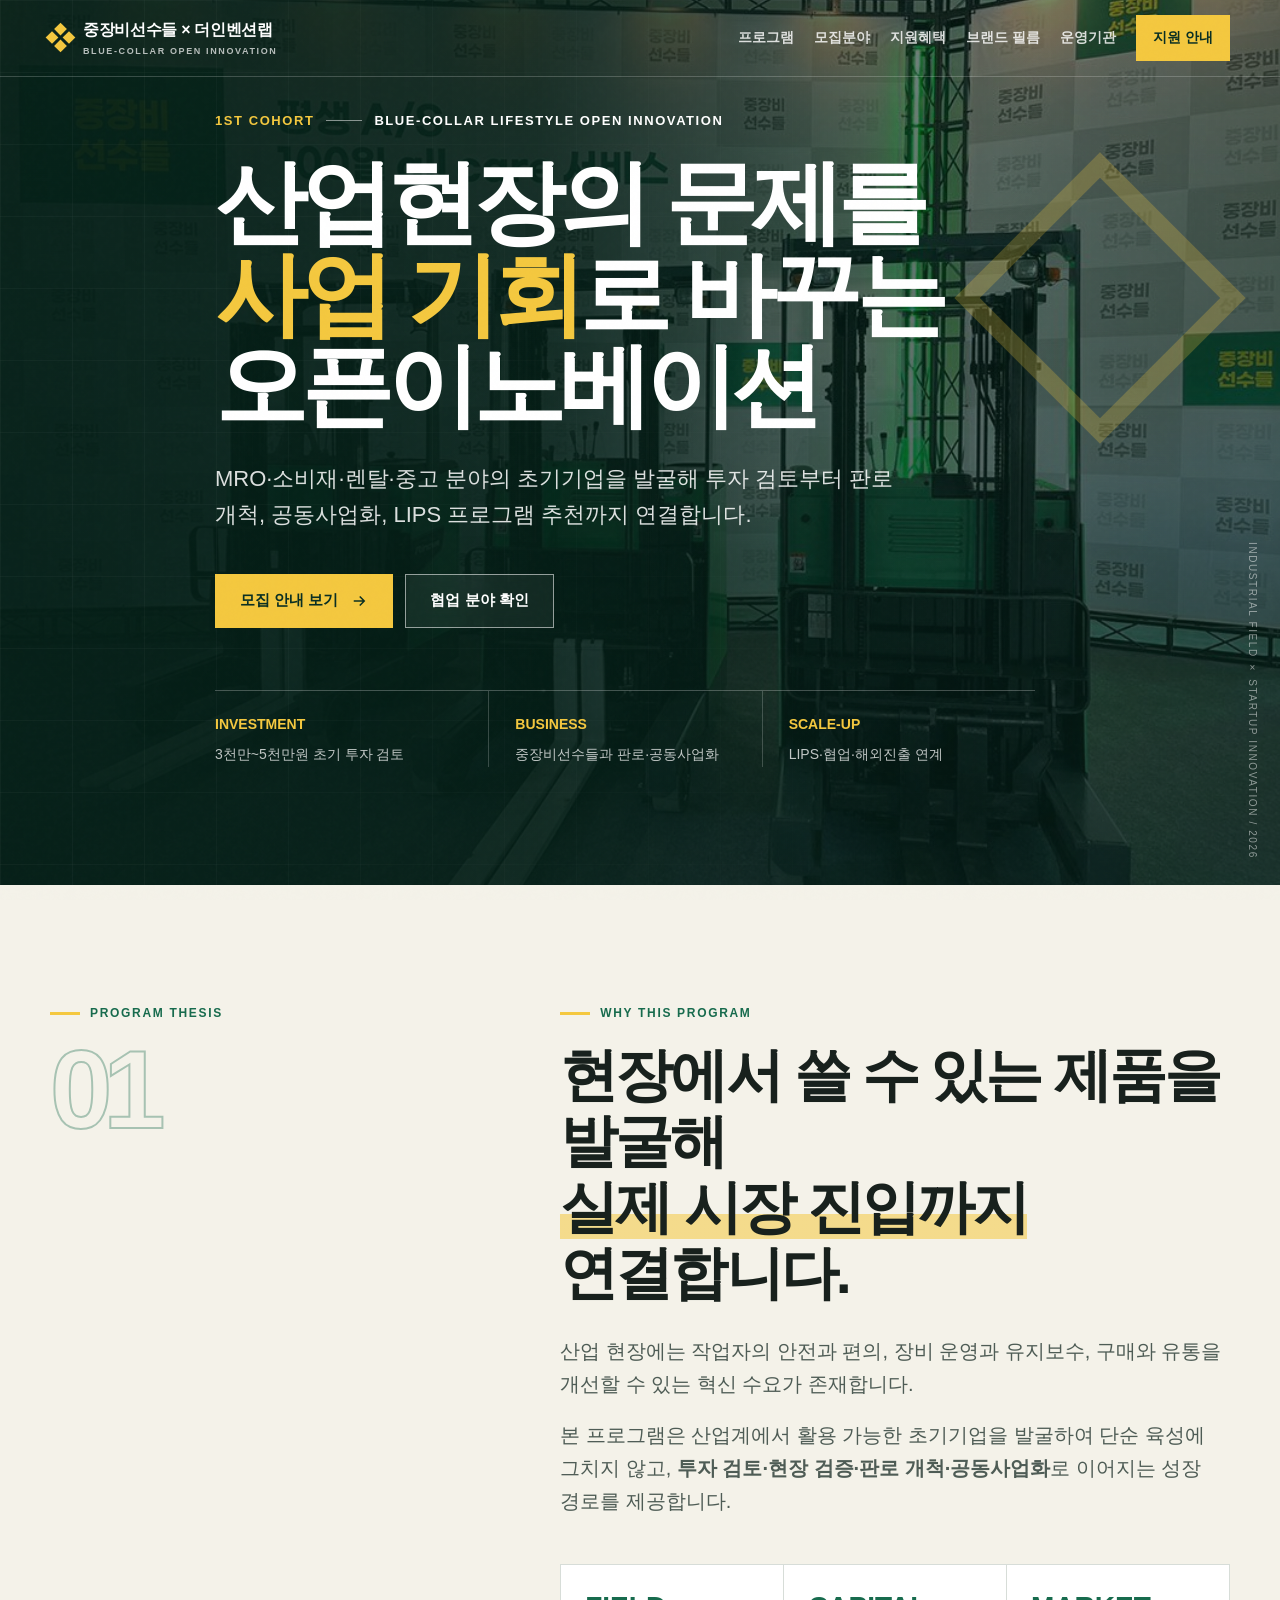
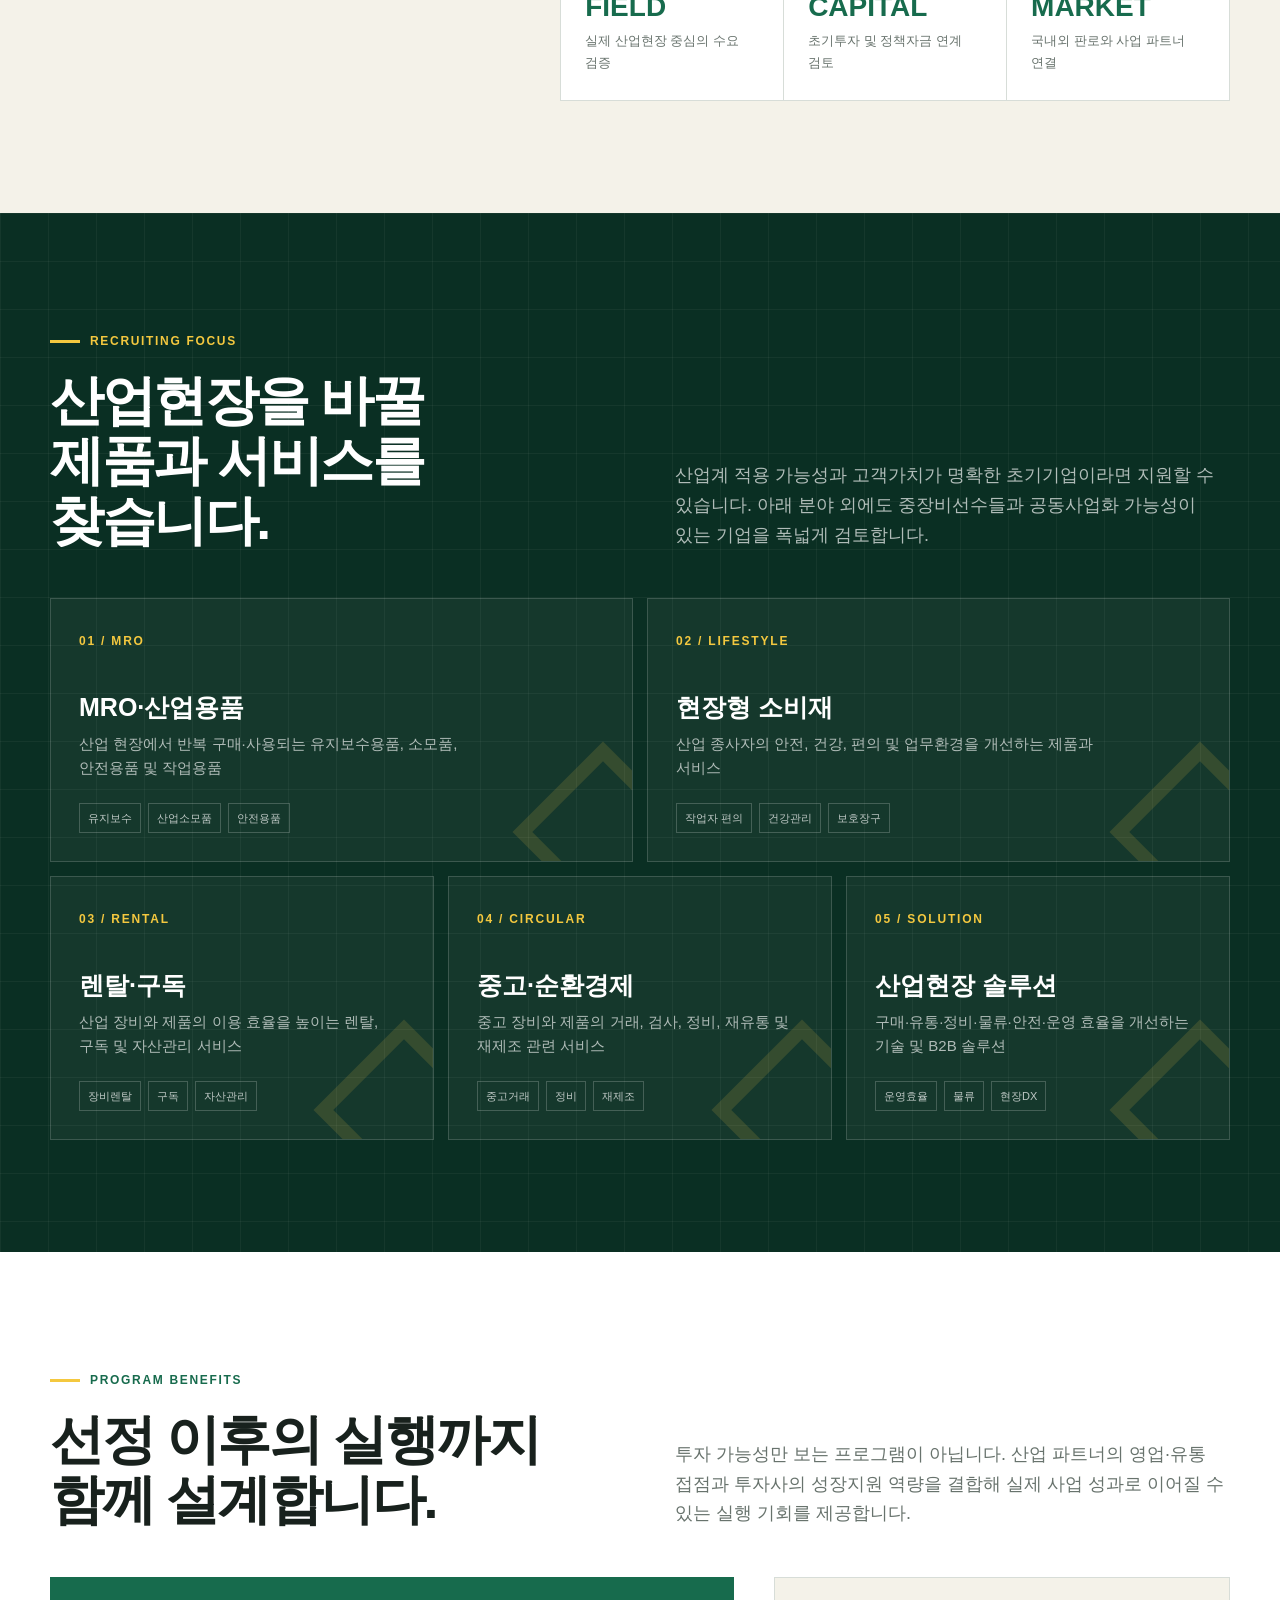
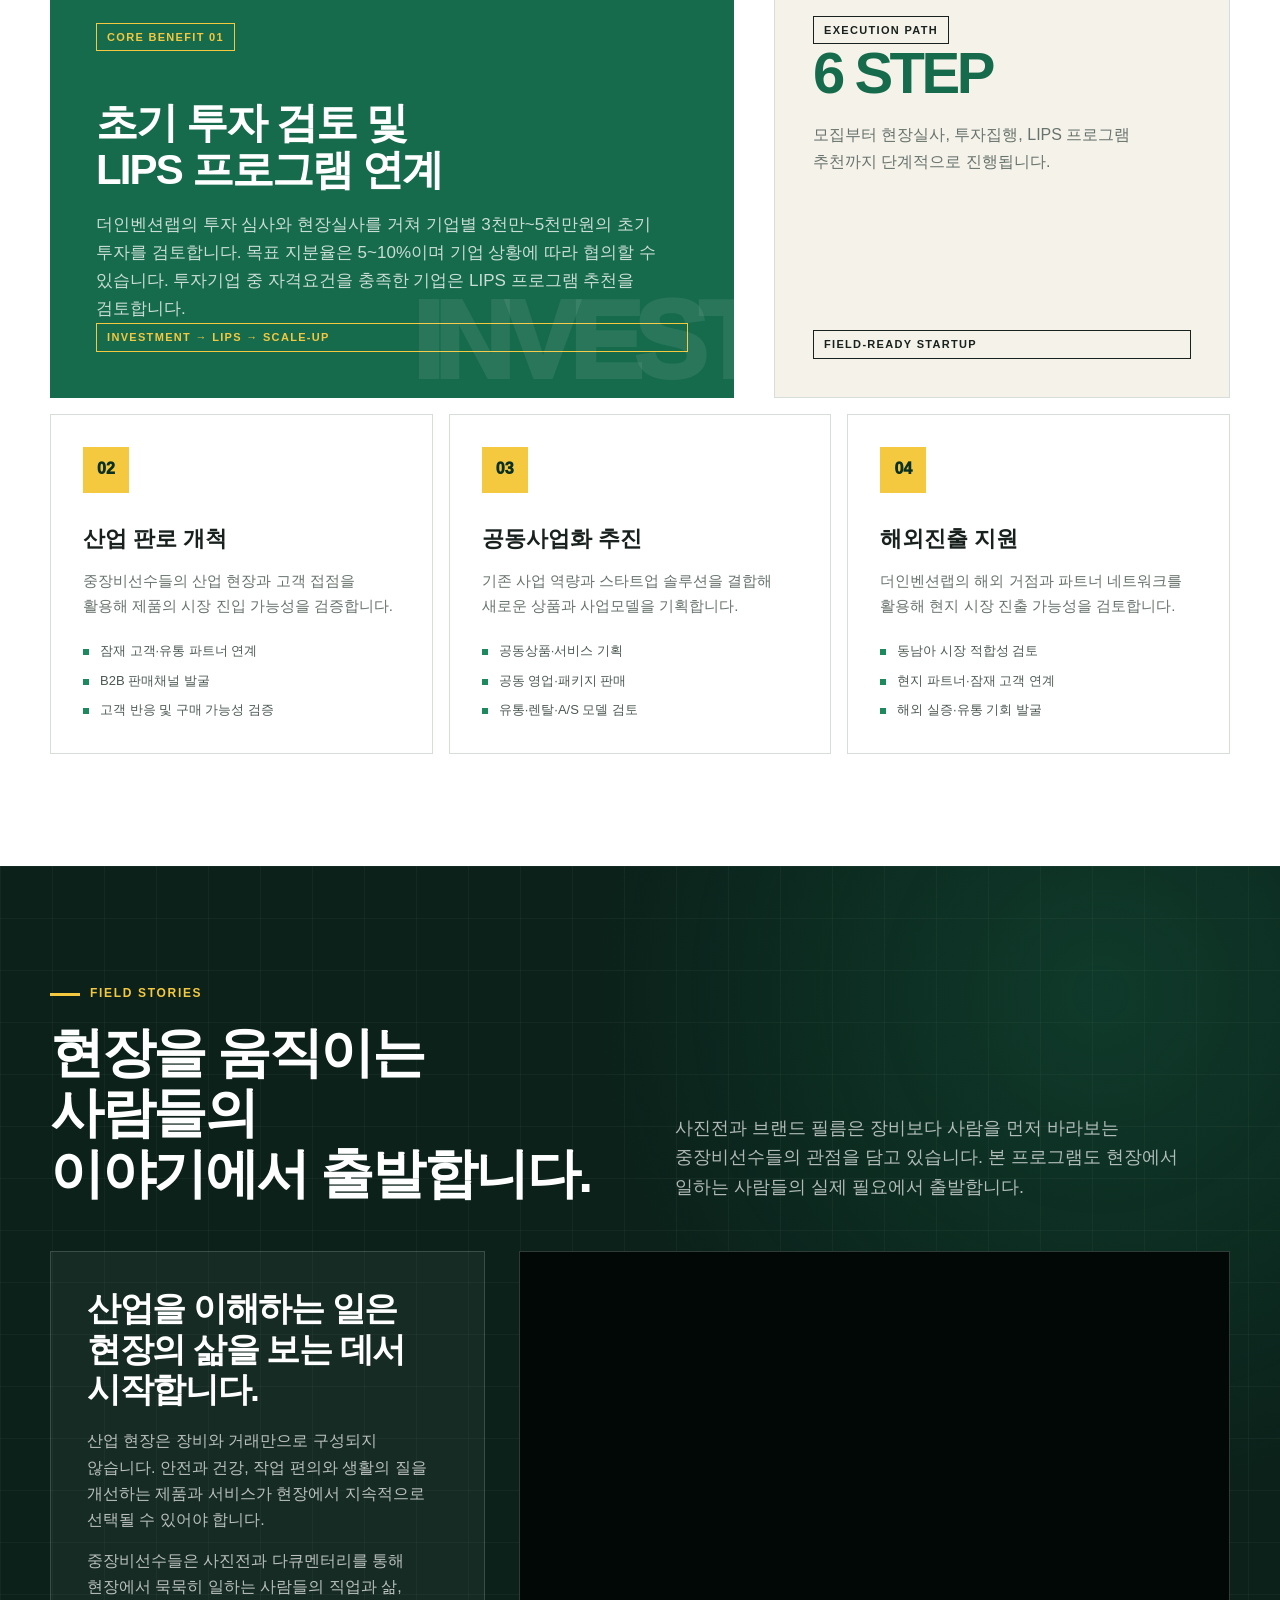
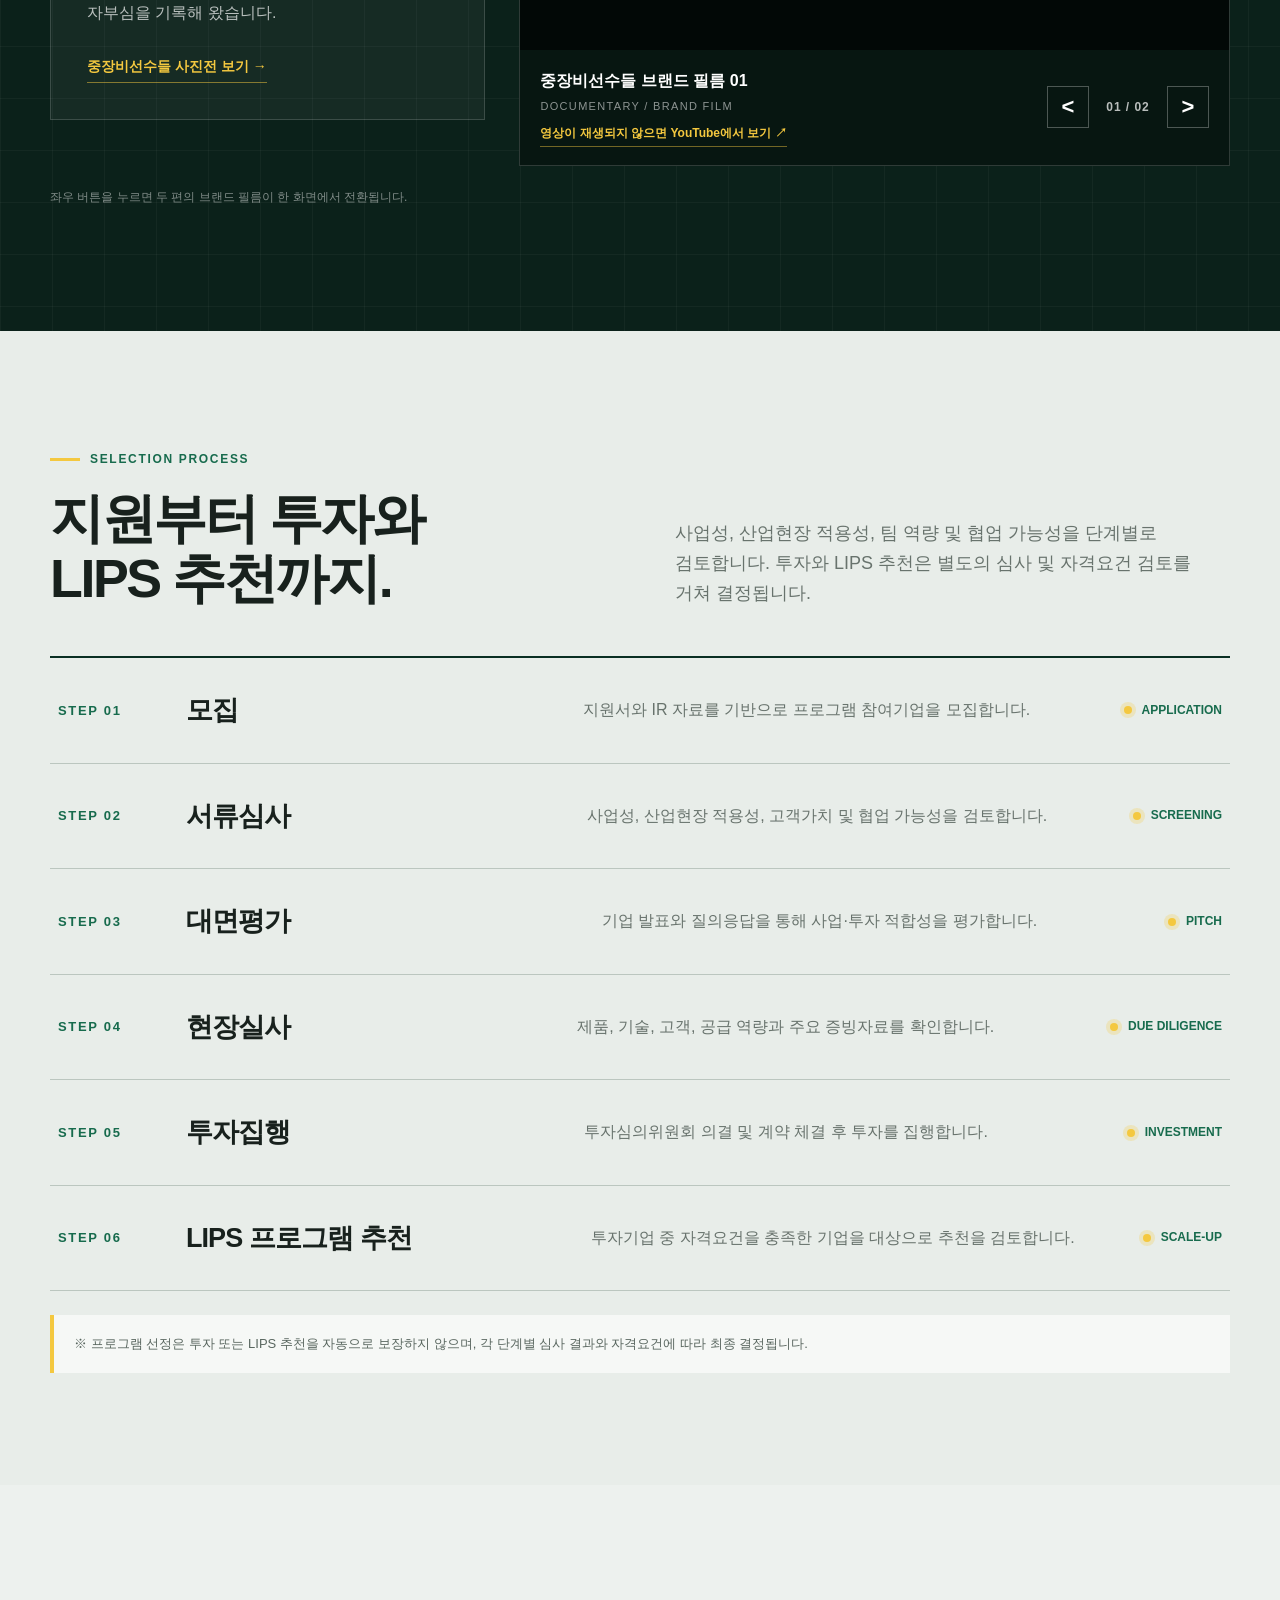
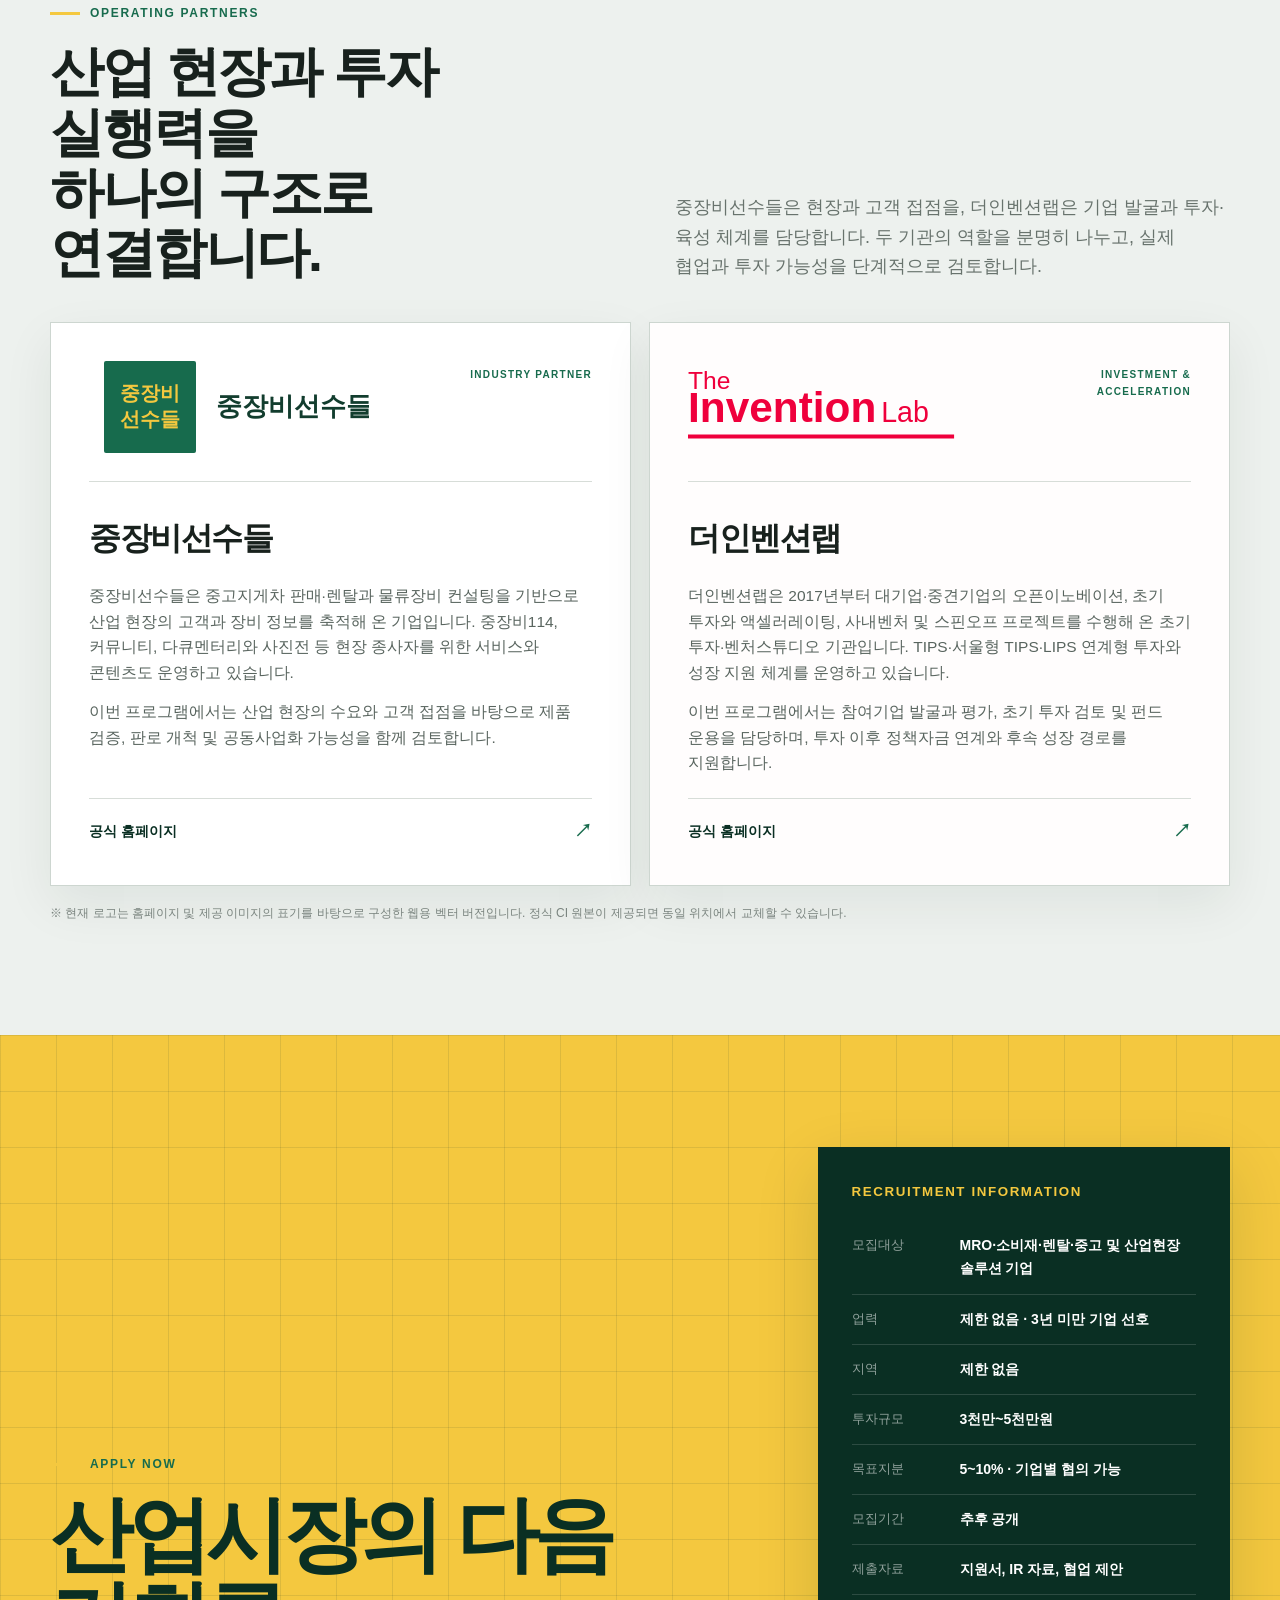
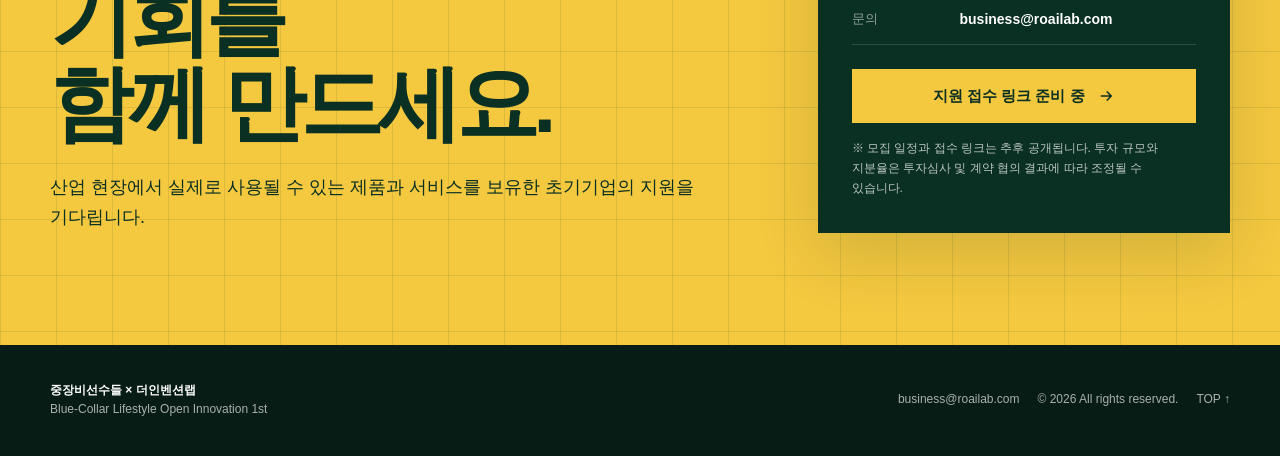
<file: preview.html>
<!doctype html>
<html lang="ko">
<head>
  <meta charset="utf-8" />
  <meta name="viewport" content="width=device-width, initial-scale=1" />
  <meta name="referrer" content="strict-origin-when-cross-origin" />
  <meta name="description" content="중장비선수들 × 더인벤션랩 블루컬러 라이프스타일 오픈이노베이션 1기" />
  <title>블루컬러 라이프스타일 오픈이노베이션 1기</title>
  <link rel="stylesheet" href="styles.css" />
</head>
<body>
  <header class="nav">
    <div class="container nav-inner">
      <a href="#top" class="brand" aria-label="홈으로 이동">
        <span class="brand-mark" aria-hidden="true"><i></i><i></i><i></i><i></i></span>
        <span class="brand-text">중장비선수들 × 더인벤션랩<small>BLUE-COLLAR OPEN INNOVATION</small></span>
      </a>
      <nav class="nav-links" aria-label="주요 메뉴">
        <a href="#about">프로그램</a>
        <a href="#focus">모집분야</a>
        <a href="#benefits">지원혜택</a>
        <a href="#story">브랜드 필름</a>
        <a href="#partners">운영기관</a>
        <a href="#apply" class="nav-cta">지원 안내</a>
      </nav>
    </div>
  </header>

  <main id="top">
    <section class="hero">
      <div class="hero-media" aria-hidden="true"></div>
      <div class="hero-grid" aria-hidden="true"></div>
      <div class="container hero-content">
        <div class="hero-eyebrow"><span>1st Cohort</span><i></i><span>Blue-Collar Lifestyle Open Innovation</span></div>
        <h1>산업현장의 문제를<br /><em>사업 기회</em>로 바꾸는<br />오픈이노베이션</h1>
        <p class="hero-desc">MRO·소비재·렌탈·중고 분야의 초기기업을 발굴해 투자 검토부터 판로 개척, 공동사업화, LIPS 프로그램 추천까지 연결합니다.</p>
        <div class="hero-actions">
          <a class="btn btn-primary" href="#apply">모집 안내 보기
            <svg viewBox="0 0 24 24" fill="none" stroke="currentColor" stroke-width="2"><path d="M5 12h14M13 6l6 6-6 6"/></svg>
          </a>
          <a class="btn btn-secondary" href="#focus">협업 분야 확인</a>
        </div>
        <div class="hero-meta">
          <div class="hero-meta-item"><strong>INVESTMENT</strong><span>3천만~5천만원 초기 투자 검토</span></div>
          <div class="hero-meta-item"><strong>BUSINESS</strong><span>중장비선수들과 판로·공동사업화</span></div>
          <div class="hero-meta-item"><strong>SCALE-UP</strong><span>LIPS·협업·해외진출 연계</span></div>
        </div>
      </div>
      <div class="hero-side-code">INDUSTRIAL FIELD × STARTUP INNOVATION / 2026</div>
    </section>

    <section class="section thesis" id="about">
      <div class="container thesis-layout">
        <aside class="thesis-aside reveal">
          <span class="kicker">Program Thesis</span>
          <div class="thesis-number">01</div>
        </aside>
        <div class="thesis-copy reveal">
          <span class="kicker">Why This Program</span>
          <h2>현장에서 쓸 수 있는 제품을 발굴해<br /><span class="highlight-line">실제 시장 진입까지</span> 연결합니다.</h2>
          <p>산업 현장에는 작업자의 안전과 편의, 장비 운영과 유지보수, 구매와 유통을 개선할 수 있는 혁신 수요가 존재합니다.</p>
          <p>본 프로그램은 산업계에서 활용 가능한 초기기업을 발굴하여 단순 육성에 그치지 않고, <strong>투자 검토·현장 검증·판로 개척·공동사업화</strong>로 이어지는 성장 경로를 제공합니다.</p>
          <div class="thesis-facts">
            <div class="fact"><strong>FIELD</strong><span>실제 산업현장 중심의 수요 검증</span></div>
            <div class="fact"><strong>CAPITAL</strong><span>초기투자 및 정책자금 연계 검토</span></div>
            <div class="fact"><strong>MARKET</strong><span>국내외 판로와 사업 파트너 연결</span></div>
          </div>
        </div>
      </div>
    </section>

    <section class="section focus" id="focus">
      <div class="container">
        <div class="section-head reveal">
          <div><span class="kicker">Recruiting Focus</span><h2 class="section-title">산업현장을 바꿀<br />제품과 서비스를 찾습니다.</h2></div>
          <p class="section-lead">산업계 적용 가능성과 고객가치가 명확한 초기기업이라면 지원할 수 있습니다. 아래 분야 외에도 중장비선수들과 공동사업화 가능성이 있는 기업을 폭넓게 검토합니다.</p>
        </div>
        <div class="focus-grid">
          <article class="focus-card reveal"><span class="focus-no">01 / MRO</span><h3>MRO·산업용품</h3><p>산업 현장에서 반복 구매·사용되는 유지보수용품, 소모품, 안전용품 및 작업용품</p><div class="focus-tags"><span>유지보수</span><span>산업소모품</span><span>안전용품</span></div></article>
          <article class="focus-card reveal"><span class="focus-no">02 / LIFESTYLE</span><h3>현장형 소비재</h3><p>산업 종사자의 안전, 건강, 편의 및 업무환경을 개선하는 제품과 서비스</p><div class="focus-tags"><span>작업자 편의</span><span>건강관리</span><span>보호장구</span></div></article>
          <article class="focus-card reveal"><span class="focus-no">03 / RENTAL</span><h3>렌탈·구독</h3><p>산업 장비와 제품의 이용 효율을 높이는 렌탈, 구독 및 자산관리 서비스</p><div class="focus-tags"><span>장비렌탈</span><span>구독</span><span>자산관리</span></div></article>
          <article class="focus-card reveal"><span class="focus-no">04 / CIRCULAR</span><h3>중고·순환경제</h3><p>중고 장비와 제품의 거래, 검사, 정비, 재유통 및 재제조 관련 서비스</p><div class="focus-tags"><span>중고거래</span><span>정비</span><span>재제조</span></div></article>
          <article class="focus-card reveal"><span class="focus-no">05 / SOLUTION</span><h3>산업현장 솔루션</h3><p>구매·유통·정비·물류·안전·운영 효율을 개선하는 기술 및 B2B 솔루션</p><div class="focus-tags"><span>운영효율</span><span>물류</span><span>현장DX</span></div></article>
        </div>
      </div>
    </section>

    <section class="section benefits" id="benefits">
      <div class="container">
        <div class="section-head reveal">
          <div><span class="kicker">Program Benefits</span><h2 class="section-title">선정 이후의 실행까지<br />함께 설계합니다.</h2></div>
          <p class="section-lead">투자 가능성만 보는 프로그램이 아닙니다. 산업 파트너의 영업·유통 접점과 투자사의 성장지원 역량을 결합해 실제 사업 성과로 이어질 수 있는 실행 기회를 제공합니다.</p>
        </div>

        <div class="benefit-lead">
          <article class="benefit-feature reveal">
            <div><span class="label">Core Benefit 01</span><h3>초기 투자 검토 및<br />LIPS 프로그램 연계</h3><p>더인벤션랩의 투자 심사와 현장실사를 거쳐 기업별 3천만~5천만원의 초기 투자를 검토합니다. 목표 지분율은 5~10%이며 기업 상황에 따라 협의할 수 있습니다. 투자기업 중 자격요건을 충족한 기업은 LIPS 프로그램 추천을 검토합니다.</p></div>
            <span class="label">Investment → LIPS → Scale-up</span>
          </article>
          <aside class="benefit-mini reveal"><div><span class="label">Execution Path</span><strong>6 STEP</strong><p>모집부터 현장실사, 투자집행, LIPS 프로그램 추천까지 단계적으로 진행됩니다.</p></div><span class="label">Field-Ready Startup</span></aside>
        </div>

        <div class="benefit-grid">
          <article class="benefit-card reveal"><div class="benefit-icon">02</div><h4>산업 판로 개척</h4><p>중장비선수들의 산업 현장과 고객 접점을 활용해 제품의 시장 진입 가능성을 검증합니다.</p><ul><li>잠재 고객·유통 파트너 연계</li><li>B2B 판매채널 발굴</li><li>고객 반응 및 구매 가능성 검증</li></ul></article>
          <article class="benefit-card reveal"><div class="benefit-icon">03</div><h4>공동사업화 추진</h4><p>기존 사업 역량과 스타트업 솔루션을 결합해 새로운 상품과 사업모델을 기획합니다.</p><ul><li>공동상품·서비스 기획</li><li>공동 영업·패키지 판매</li><li>유통·렌탈·A/S 모델 검토</li></ul></article>
          <article class="benefit-card reveal"><div class="benefit-icon">04</div><h4>해외진출 지원</h4><p>더인벤션랩의 해외 거점과 파트너 네트워크를 활용해 현지 시장 진출 가능성을 검토합니다.</p><ul><li>동남아 시장 적합성 검토</li><li>현지 파트너·잠재 고객 연계</li><li>해외 실증·유통 기회 발굴</li></ul></article>
        </div>
      </div>
    </section>


    <section class="section story" id="story">
      <div class="container">
        <div class="section-head reveal">
          <div><span class="kicker">Field Stories</span><h2 class="section-title">현장을 움직이는 사람들의<br />이야기에서 출발합니다.</h2></div>
          <p class="section-lead">사진전과 브랜드 필름은 장비보다 사람을 먼저 바라보는 중장비선수들의 관점을 담고 있습니다. 본 프로그램도 현장에서 일하는 사람들의 실제 필요에서 출발합니다.</p>
        </div>
        <div class="story-layout">
          <aside class="story-copy reveal">
            <h3>산업을 이해하는 일은<br />현장의 삶을 보는 데서 시작합니다.</h3>
            <p>산업 현장은 장비와 거래만으로 구성되지 않습니다. 안전과 건강, 작업 편의와 생활의 질을 개선하는 제품과 서비스가 현장에서 지속적으로 선택될 수 있어야 합니다.</p>
            <p>중장비선수들은 사진전과 다큐멘터리를 통해 현장에서 묵묵히 일하는 사람들의 직업과 삶, 자부심을 기록해 왔습니다.</p>
            <a class="story-link" href="https://cafe.naver.com/f-e/cafes/30605858/menus/133?viewType=I" target="_blank" rel="noopener noreferrer">중장비선수들 사진전 보기 →</a>
          </aside>
          <article class="video-card film-player reveal" data-film-carousel>
            <div class="video-frame">
              <iframe id="brandFilmFrame" width="560" height="315" loading="lazy" src="https://www.youtube-nocookie.com/embed/ErSLfkAjK5M?playsinline=1&amp;rel=0" title="중장비선수들 브랜드 필름 01" frameborder="0" allow="accelerometer; autoplay; clipboard-write; encrypted-media; gyroscope; picture-in-picture; web-share" referrerpolicy="strict-origin-when-cross-origin" allowfullscreen></iframe>
            </div>
            <div class="film-toolbar">
              <div class="video-meta">
                <strong id="brandFilmLabel">중장비선수들 브랜드 필름 01</strong>
                <span>DOCUMENTARY / BRAND FILM</span>
                <a id="brandFilmExternalLink" class="film-external-link" href="https://www.youtube.com/watch?v=ErSLfkAjK5M" target="_blank" rel="noopener noreferrer">영상이 재생되지 않으면 YouTube에서 보기 ↗</a>
              </div>
              <div class="film-controls" aria-label="브랜드 필름 전환">
                <button type="button" class="film-arrow" data-film-prev aria-label="이전 브랜드 필름">&lt;</button>
                <span class="film-counter" id="brandFilmCounter" aria-live="polite">01 / 02</span>
                <button type="button" class="film-arrow" data-film-next aria-label="다음 브랜드 필름">&gt;</button>
              </div>
            </div>
          </article>
        </div>
        <p class="story-note reveal">좌우 버튼을 누르면 두 편의 브랜드 필름이 한 화면에서 전환됩니다.</p>
      </div>
    </section>

    <section class="section process" id="process">
      <div class="container">
        <div class="section-head reveal">
          <div><span class="kicker">Selection Process</span><h2 class="section-title">지원부터 투자와<br />LIPS 추천까지.</h2></div>
          <p class="section-lead">사업성, 산업현장 적용성, 팀 역량 및 협업 가능성을 단계별로 검토합니다. 투자와 LIPS 추천은 별도의 심사 및 자격요건 검토를 거쳐 결정됩니다.</p>
        </div>
        <div class="process-list">
          <article class="process-item reveal"><span class="process-index">STEP 01</span><h3>모집</h3><p>지원서와 IR 자료를 기반으로 프로그램 참여기업을 모집합니다.</p><span class="status">APPLICATION</span></article>
          <article class="process-item reveal"><span class="process-index">STEP 02</span><h3>서류심사</h3><p>사업성, 산업현장 적용성, 고객가치 및 협업 가능성을 검토합니다.</p><span class="status">SCREENING</span></article>
          <article class="process-item reveal"><span class="process-index">STEP 03</span><h3>대면평가</h3><p>기업 발표와 질의응답을 통해 사업·투자 적합성을 평가합니다.</p><span class="status">PITCH</span></article>
          <article class="process-item reveal"><span class="process-index">STEP 04</span><h3>현장실사</h3><p>제품, 기술, 고객, 공급 역량과 주요 증빙자료를 확인합니다.</p><span class="status">DUE DILIGENCE</span></article>
          <article class="process-item reveal"><span class="process-index">STEP 05</span><h3>투자집행</h3><p>투자심의위원회 의결 및 계약 체결 후 투자를 집행합니다.</p><span class="status">INVESTMENT</span></article>
          <article class="process-item reveal"><span class="process-index">STEP 06</span><h3>LIPS 프로그램 추천</h3><p>투자기업 중 자격요건을 충족한 기업을 대상으로 추천을 검토합니다.</p><span class="status">SCALE-UP</span></article>
        </div>
        <div class="process-note reveal">※ 프로그램 선정은 투자 또는 LIPS 추천을 자동으로 보장하지 않으며, 각 단계별 심사 결과와 자격요건에 따라 최종 결정됩니다.</div>
      </div>
    </section>

    <section class="section partners" id="partners" aria-label="운영기관 소개">
      <div class="container">
        <div class="section-head reveal">
          <div><span class="kicker">Operating Partners</span><h2 class="section-title">산업 현장과 투자 실행력을<br />하나의 구조로 연결합니다.</h2></div>
          <p class="section-lead">중장비선수들은 현장과 고객 접점을, 더인벤션랩은 기업 발굴과 투자·육성 체계를 담당합니다. 두 기관의 역할을 분명히 나누고, 실제 협업과 투자 가능성을 단계적으로 검토합니다.</p>
        </div>
        <div class="partner-grid">
          <article class="partner-card reveal">
            <div class="partner-card-head">
              <a class="partner-logo partner-logo-9dan" href="https://www.9dan.biz/" target="_blank" rel="noopener noreferrer" aria-label="중장비선수들 홈페이지 새 창 열기">
                <svg viewBox="0 0 250 92" role="img" aria-label="중장비선수들 로고">
                  <rect x="0" y="0" width="92" height="92" rx="2" fill="#176b4d" />
                  <text x="46" y="39" text-anchor="middle" fill="#f4c83f" font-size="20" font-weight="900" font-family="Pretendard, Noto Sans KR, sans-serif">중장비</text>
                  <text x="46" y="65" text-anchor="middle" fill="#f4c83f" font-size="20" font-weight="900" font-family="Pretendard, Noto Sans KR, sans-serif">선수들</text>
                  <text x="112" y="54" fill="#123d2e" font-size="26" font-weight="900" font-family="Pretendard, Noto Sans KR, sans-serif">중장비선수들</text>
                </svg>
              </a>
              <span class="partner-role">INDUSTRY PARTNER</span>
            </div>
            <div class="partner-copy">
              <h3>중장비선수들</h3>
              <p>중장비선수들은 중고지게차 판매·렌탈과 물류장비 컨설팅을 기반으로 산업 현장의 고객과 장비 정보를 축적해 온 기업입니다. 중장비114, 커뮤니티, 다큐멘터리와 사진전 등 현장 종사자를 위한 서비스와 콘텐츠도 운영하고 있습니다.</p>
              <p>이번 프로그램에서는 산업 현장의 수요와 고객 접점을 바탕으로 제품 검증, 판로 개척 및 공동사업화 가능성을 함께 검토합니다.</p>
            </div>
            <a class="partner-link" href="https://www.9dan.biz/" target="_blank" rel="noopener noreferrer">공식 홈페이지 <span>↗</span></a>
          </article>

          <article class="partner-card partner-card-til reveal">
            <div class="partner-card-head">
              <a class="partner-logo partner-logo-til" href="https://theilab.kr/" target="_blank" rel="noopener noreferrer" aria-label="더인벤션랩 홈페이지 새 창 열기">
                <svg viewBox="0 0 300 92" role="img" aria-label="The Invention Lab 로고">
                  <text x="0" y="28" fill="#ef003c" font-size="25" font-weight="400" font-family="Arial, Helvetica, sans-serif">The</text>
                  <text x="0" y="61" fill="#ef003c" font-size="43" font-weight="800" font-family="Arial, Helvetica, sans-serif">Invention</text>
                  <text x="196" y="61" fill="#ef003c" font-size="29" font-weight="400" font-family="Arial, Helvetica, sans-serif">Lab</text>
                  <line x1="0" y1="76" x2="270" y2="76" stroke="#ef003c" stroke-width="4" />
                </svg>
              </a>
              <span class="partner-role">INVESTMENT &amp; ACCELERATION</span>
            </div>
            <div class="partner-copy">
              <h3>더인벤션랩</h3>
              <p>더인벤션랩은 2017년부터 대기업·중견기업의 오픈이노베이션, 초기 투자와 액셀러레이팅, 사내벤처 및 스핀오프 프로젝트를 수행해 온 초기 투자·벤처스튜디오 기관입니다. TIPS·서울형 TIPS·LIPS 연계형 투자와 성장 지원 체계를 운영하고 있습니다.</p>
              <p>이번 프로그램에서는 참여기업 발굴과 평가, 초기 투자 검토 및 펀드 운용을 담당하며, 투자 이후 정책자금 연계와 후속 성장 경로를 지원합니다.</p>
            </div>
            <a class="partner-link" href="https://theilab.kr/" target="_blank" rel="noopener noreferrer">공식 홈페이지 <span>↗</span></a>
          </article>
        </div>
        <p class="partner-logo-note reveal">※ 현재 로고는 홈페이지 및 제공 이미지의 표기를 바탕으로 구성한 웹용 벡터 버전입니다. 정식 CI 원본이 제공되면 동일 위치에서 교체할 수 있습니다.</p>
      </div>
    </section>

    <section class="section apply" id="apply">
      <div class="container apply-wrap">
        <div class="reveal"><span class="kicker">Apply Now</span><h2>산업시장의 다음 기회를<br />함께 만드세요.</h2><p>산업 현장에서 실제로 사용될 수 있는 제품과 서비스를 보유한 초기기업의 지원을 기다립니다.</p></div>
        <aside class="apply-box reveal">
          <small>RECRUITMENT INFORMATION</small>
          <dl>
            <div><dt>모집대상</dt><dd>MRO·소비재·렌탈·중고 및 산업현장 솔루션 기업</dd></div>
            <div><dt>업력</dt><dd>제한 없음 · 3년 미만 기업 선호</dd></div>
            <div><dt>지역</dt><dd>제한 없음</dd></div>
            <div><dt>투자규모</dt><dd>3천만~5천만원</dd></div>
            <div><dt>목표지분</dt><dd>5~10% · 기업별 협의 가능</dd></div>
            <div><dt>모집기간</dt><dd>추후 공개</dd></div>
            <div><dt>제출자료</dt><dd>지원서, IR 자료, 협업 제안</dd></div>
            <div><dt>문의</dt><dd><a href="mailto:business@roailab.com">business@roailab.com</a></dd></div>
          </dl>
          <a class="btn btn-primary" href="#">지원 접수 링크 준비 중
            <svg viewBox="0 0 24 24" fill="none" stroke="currentColor" stroke-width="2"><path d="M5 12h14M13 6l6 6-6 6"/></svg>
          </a>
          <p class="apply-caption">※ 모집 일정과 접수 링크는 추후 공개됩니다. 투자 규모와 지분율은 투자심사 및 계약 협의 결과에 따라 조정될 수 있습니다.</p>
        </aside>
      </div>
    </section>
  </main>

  <footer class="footer">
    <div class="container footer-inner">
      <div><strong>중장비선수들 × 더인벤션랩</strong><br />Blue-Collar Lifestyle Open Innovation 1st</div>
      <div class="footer-links"><a href="mailto:business@roailab.com">business@roailab.com</a><span>© 2026 All rights reserved.</span><a href="#top">TOP ↑</a></div>
    </div>
  </footer>

  <a href="#apply" class="mobile-cta">모집 안내 보기</a>
  <script src="script.js"></script>
</body>
</html>
</file>
<file: styles.css>
:root {
  --deep: #0a2f23;
  --deep-2: #102c24;
  --green: #176b4d;
  --green-2: #1d8a5e;
  --green-3: #dcebe3;
  --yellow: #f4c83f;
  --yellow-2: #ffe17a;
  --cream: #f4f2e9;
  --white: #ffffff;
  --ink: #18211d;
  --muted: #68736d;
  --line: #d7ddd8;
  --shadow: 0 22px 60px rgba(8, 40, 29, 0.14);
  --radius: 10px;
  --max: 1180px;
}

* { box-sizing: border-box; }
html { scroll-behavior: smooth; }
body {
  margin: 0;
  color: var(--ink);
  background: var(--cream);
  font-family: "Pretendard", "Noto Sans KR", "Apple SD Gothic Neo", "Malgun Gothic", Arial, sans-serif;
  line-height: 1.65;
  word-break: keep-all;
  -webkit-font-smoothing: antialiased;
}
body::before {
  content: "";
  position: fixed;
  inset: 0;
  pointer-events: none;
  z-index: 999;
  opacity: .018;
  background-image: url("data:image/svg+xml,%3Csvg viewBox='0 0 180 180' xmlns='http://www.w3.org/2000/svg'%3E%3Cfilter id='n'%3E%3CfeTurbulence type='fractalNoise' baseFrequency='.9' numOctaves='3' stitchTiles='stitch'/%3E%3C/filter%3E%3Crect width='100%25' height='100%25' filter='url(%23n)' opacity='.8'/%3E%3C/svg%3E");
}

a { color: inherit; text-decoration: none; }
button, a { -webkit-tap-highlight-color: transparent; }
img { max-width: 100%; display: block; }
.container { width: min(calc(100% - 40px), var(--max)); margin-inline: auto; }
.kicker {
  display: inline-flex;
  align-items: center;
  gap: 10px;
  margin-bottom: 18px;
  color: var(--green);
  font-size: 12px;
  font-weight: 850;
  letter-spacing: .14em;
  text-transform: uppercase;
}
.kicker::before { content:""; width: 30px; height: 3px; background: var(--yellow); }
.section { padding: 112px 0; }
.section-head { display: grid; grid-template-columns: 1fr 1fr; gap: 70px; align-items: end; margin-bottom: 48px; }
.section-title { margin: 0; font-size: clamp(34px, 4.2vw, 58px); line-height: 1.12; letter-spacing: -.045em; font-weight: 900; }
.section-lead { margin: 0; color: var(--muted); font-size: 18px; }
.label {
  display: inline-flex;
  align-items: center;
  min-height: 28px;
  padding: 4px 10px;
  border: 1px solid currentColor;
  font-size: 11px;
  font-weight: 800;
  letter-spacing: .12em;
  text-transform: uppercase;
}

/* Navigation */
.nav {
  position: absolute;
  top: 0; left: 0; right: 0;
  z-index: 30;
  color: #fff;
  border-bottom: 1px solid rgba(255,255,255,.2);
}
.nav-inner { height: 76px; display: flex; align-items: center; justify-content: space-between; gap: 24px; }
.brand { display: flex; align-items: center; gap: 12px; font-weight: 900; letter-spacing: -.02em; }
.brand-mark { display: grid; grid-template-columns: repeat(2, 9px); grid-template-rows: repeat(2, 9px); gap: 3px; transform: rotate(45deg); }
.brand-mark i { display: block; background: var(--yellow); }
.brand-text small { display: block; opacity: .7; font-size: 9px; letter-spacing: .18em; font-weight: 700; }
.nav-links { display: flex; align-items: center; gap: 20px; font-size: 14px; font-weight: 750; }
.nav-links a { opacity: .82; transition: .2s ease; }
.nav-links a:hover { opacity: 1; color: var(--yellow); }
.nav-cta { padding: 11px 17px; background: var(--yellow); color: var(--deep); opacity: 1 !important; font-weight: 900; }

/* Hero */
.hero {
  position: relative;
  min-height: 820px;
  display: flex;
  align-items: center;
  overflow: hidden;
  color: #fff;
  background: var(--deep);
}
.hero-media {
  position: absolute; inset: 0;
  background: linear-gradient(90deg, rgba(5,31,23,.97) 0%, rgba(5,31,23,.88) 42%, rgba(5,31,23,.48) 74%, rgba(5,31,23,.58) 100%),
              linear-gradient(0deg, rgba(5,31,23,.48), rgba(5,31,23,.08)),
              url('assets/hero-forklifts.png') center 58%/cover no-repeat;
  transform: scale(1.02);
}
.hero-grid { position: absolute; inset: 0; opacity: .18; background-image: linear-gradient(rgba(255,255,255,.18) 1px, transparent 1px), linear-gradient(90deg, rgba(255,255,255,.18) 1px, transparent 1px); background-size: 72px 72px; mask-image: linear-gradient(90deg, #000, transparent 82%); }
.hero::after { content:""; position:absolute; right:6%; top:22%; width:170px; height:170px; border: 18px solid rgba(244,200,63,.25); transform: rotate(45deg); }
.hero-content { position: relative; z-index: 2; padding-top: 110px; padding-bottom: 118px; max-width: 850px; }
.hero-eyebrow { display: flex; gap: 12px; align-items: center; margin-bottom: 26px; font-size: 13px; font-weight: 850; letter-spacing: .12em; text-transform: uppercase; }
.hero-eyebrow span:first-child { color: var(--yellow); }
.hero-eyebrow i { width: 36px; height: 1px; background: rgba(255,255,255,.5); }
.hero h1 { margin: 0; max-width: 820px; font-size: clamp(54px, 7.2vw, 96px); line-height: .99; letter-spacing: -.065em; font-weight: 950; }
.hero h1 em { display: inline-block; color: var(--yellow); font-style: normal; }
.hero-desc { max-width: 690px; margin: 30px 0 0; font-size: clamp(17px, 2vw, 22px); color: rgba(255,255,255,.86); }
.hero-actions { display: flex; flex-wrap: wrap; gap: 12px; margin-top: 40px; }
.btn { display: inline-flex; align-items: center; justify-content: center; gap: 12px; min-height: 54px; padding: 0 24px; font-size: 15px; font-weight: 900; border: 1px solid transparent; transition: transform .2s ease, background .2s ease, color .2s ease; }
.btn:hover { transform: translateY(-2px); }
.btn-primary { background: var(--yellow); color: var(--deep); }
.btn-secondary { border-color: rgba(255,255,255,.55); color: #fff; background: rgba(255,255,255,.06); backdrop-filter: blur(10px); }
.btn svg { width: 18px; height: 18px; }
.hero-meta { display: grid; grid-template-columns: repeat(3, 1fr); max-width: 820px; margin-top: 62px; border-top: 1px solid rgba(255,255,255,.25); }
.hero-meta-item { padding: 22px 26px 0 0; }
.hero-meta-item + .hero-meta-item { padding-left: 26px; border-left: 1px solid rgba(255,255,255,.2); }
.hero-meta strong { display:block; color:var(--yellow); font-size:14px; margin-bottom:5px; }
.hero-meta span { color:rgba(255,255,255,.75); font-size:14px; }
.hero-side-code { position:absolute; z-index:2; right:20px; bottom:26px; writing-mode: vertical-rl; font-size:10px; letter-spacing:.16em; opacity:.5; }

/* Intro / thesis */
.thesis { background: var(--cream); }
.thesis-layout { display: grid; grid-template-columns: .78fr 1.22fr; gap: 82px; align-items: start; }
.thesis-aside { position: sticky; top: 40px; }
.thesis-number { font-size: 112px; line-height: .85; color: transparent; -webkit-text-stroke: 2px var(--green); opacity: .35; font-weight: 900; letter-spacing: -.08em; }
.thesis-copy h2 { margin: 0 0 28px; font-size: clamp(38px, 4.5vw, 62px); line-height: 1.15; letter-spacing: -.05em; }
.thesis-copy p { margin: 0; font-size: 20px; color: #4e5c55; }
.thesis-copy p + p { margin-top: 18px; }
.highlight-line { display: inline; background: linear-gradient(transparent 61%, rgba(244,200,63,.55) 0); }
.thesis-facts { display: grid; grid-template-columns: repeat(3, 1fr); gap: 1px; margin-top: 46px; background: var(--line); border: 1px solid var(--line); }
.fact { background: #fff; padding: 27px 24px; }
.fact strong { display:block; font-size:28px; color:var(--green); line-height:1.1; }
.fact span { display:block; margin-top:8px; color:var(--muted); font-size:13px; }

/* Focus areas */
.focus { background: var(--deep); color: #fff; position: relative; overflow: hidden; }
.focus::before { content:""; position:absolute; inset:0; background-image: linear-gradient(rgba(255,255,255,.045) 1px, transparent 1px), linear-gradient(90deg, rgba(255,255,255,.045) 1px, transparent 1px); background-size: 48px 48px; }
.focus .container { position:relative; z-index:1; }
.focus .kicker { color: var(--yellow); }
.focus .section-lead { color:rgba(255,255,255,.68); }
.focus-grid { display:grid; grid-template-columns: repeat(12, 1fr); gap:14px; }
.focus-card { position:relative; min-height: 248px; padding: 28px; border:1px solid rgba(255,255,255,.16); background:rgba(255,255,255,.045); overflow:hidden; transition:.25s ease; }
.focus-card:hover { background:rgba(255,255,255,.09); transform:translateY(-4px); border-color:rgba(244,200,63,.65); }
.focus-card:nth-child(1), .focus-card:nth-child(2) { grid-column:span 6; }
.focus-card:nth-child(n+3) { grid-column:span 4; }
.focus-card::after { content:""; position:absolute; right:-35px; bottom:-35px; width:100px; height:100px; border:14px solid rgba(244,200,63,.14); transform:rotate(45deg); }
.focus-no { color:var(--yellow); font-size:12px; font-weight:900; letter-spacing:.15em; }
.focus-card h3 { margin:38px 0 10px; font-size:25px; line-height:1.2; }
.focus-card p { margin:0; color:rgba(255,255,255,.66); font-size:15px; max-width:420px; }
.focus-tags { display:flex; flex-wrap:wrap; gap:7px; margin-top:22px; }
.focus-tags span { padding:5px 8px; border:1px solid rgba(255,255,255,.2); font-size:11px; color:rgba(255,255,255,.72); }

/* Benefits */
.benefits { background:#fff; }
.benefit-lead { display:grid; grid-template-columns:1.2fr .8fr; gap:40px; align-items:stretch; margin-bottom:16px; }
.benefit-feature { background:var(--green); color:#fff; padding:46px; min-height:390px; display:flex; flex-direction:column; justify-content:space-between; position:relative; overflow:hidden; }
.benefit-feature::after { content:"INVEST"; position:absolute; right:-22px; bottom:-34px; color:rgba(255,255,255,.08); font-size:110px; font-weight:950; letter-spacing:-.08em; }
.benefit-feature .label { color:var(--yellow); }
.benefit-feature h3 { margin:48px 0 18px; font-size:42px; line-height:1.12; letter-spacing:-.045em; }
.benefit-feature p { max-width:560px; margin:0; color:rgba(255,255,255,.77); font-size:17px; }
.benefit-mini { border:1px solid var(--line); padding:38px; background:var(--cream); display:flex; flex-direction:column; justify-content:space-between; }
.benefit-mini strong { display:block; font-size:58px; line-height:1; color:var(--green); letter-spacing:-.06em; }
.benefit-mini p { margin:20px 0 0; color:var(--muted); }
.benefit-grid { display:grid; grid-template-columns:repeat(3,1fr); gap:16px; }
.benefit-card { border:1px solid var(--line); padding:32px; min-height:285px; background:#fff; position:relative; }
.benefit-icon { width:46px; height:46px; display:grid; place-items:center; background:var(--yellow); color:var(--deep); font-weight:950; }
.benefit-card h4 { font-size:22px; margin:28px 0 12px; }
.benefit-card p { color:var(--muted); margin:0; font-size:15px; }
.benefit-card ul { list-style:none; padding:0; margin:22px 0 0; }
.benefit-card li { position:relative; padding-left:17px; margin-top:8px; font-size:13px; color:#4d5a54; }
.benefit-card li::before { content:""; position:absolute; width:6px; height:6px; background:var(--green-2); left:0; top:.7em; }


/* Field story / brand film */
.story { background: #0b211a; color: #fff; position: relative; overflow: hidden; }
.story::before { content:""; position:absolute; inset:0; background:radial-gradient(circle at 86% 12%, rgba(29,138,94,.24), transparent 35%), linear-gradient(rgba(255,255,255,.035) 1px, transparent 1px), linear-gradient(90deg, rgba(255,255,255,.035) 1px, transparent 1px); background-size:auto, 52px 52px, 52px 52px; }
.story .container { position:relative; z-index:1; }
.story .kicker { color:var(--yellow); }
.story .section-lead { color:rgba(255,255,255,.68); }
.story-layout { display:grid; grid-template-columns:.76fr 1.24fr; gap:34px; align-items:start; }
.story-copy { position:sticky; top:36px; padding:36px; border:1px solid rgba(255,255,255,.16); background:rgba(255,255,255,.045); }
.story-copy h3 { margin:0 0 18px; font-size:34px; line-height:1.2; letter-spacing:-.04em; }
.story-copy p { margin:0; color:rgba(255,255,255,.7); }
.story-copy p + p { margin-top:14px; }
.story-link { display:inline-flex; align-items:center; gap:10px; margin-top:28px; color:var(--yellow); font-size:14px; font-weight:850; border-bottom:1px solid rgba(244,200,63,.5); padding-bottom:4px; }
.video-card { border:1px solid rgba(255,255,255,.16); background:#071611; overflow:hidden; }
.video-frame { position:relative; aspect-ratio:16/9; background:#020806; }
.video-frame iframe { position:absolute; inset:0; width:100%; height:100%; border:0; }
.film-player { min-width:0; }
.film-toolbar { display:flex; align-items:center; justify-content:space-between; gap:20px; padding:18px 20px; }
.video-meta { display:flex; flex-direction:column; gap:2px; min-width:0; }
.video-meta strong { font-size:16px; }
.video-meta span { color:rgba(255,255,255,.54); font-size:11px; letter-spacing:.12em; }
.film-external-link { align-self:flex-start; margin-top:7px; color:var(--yellow); font-size:12px; font-weight:800; letter-spacing:0; border-bottom:1px solid rgba(244,200,63,.45); padding-bottom:2px; transition:.2s ease; }
.film-external-link:hover, .film-external-link:focus-visible { color:var(--yellow-2); border-bottom-color:var(--yellow-2); outline:none; }
.film-controls { display:flex; align-items:center; gap:10px; flex:0 0 auto; }
.film-arrow { width:42px; height:42px; display:grid; place-items:center; border:1px solid rgba(255,255,255,.28); background:transparent; color:#fff; font:800 22px/1 Arial, sans-serif; cursor:pointer; transition:.2s ease; }
.film-arrow:hover, .film-arrow:focus-visible { background:var(--yellow); border-color:var(--yellow); color:var(--deep); outline:none; }
.film-counter { min-width:58px; text-align:center; color:rgba(255,255,255,.72); font-size:12px; font-weight:850; letter-spacing:.08em; }
.story-note { margin-top:22px; color:rgba(255,255,255,.48); font-size:12px; }

/* Process */
.process { background: #e8ede9; }
.process-list { border-top:2px solid var(--deep); }
.process-item { display:grid; grid-template-columns:100px minmax(250px,.9fr) minmax(260px,1.25fr) auto; gap:28px; align-items:center; padding:30px 8px; border-bottom:1px solid #bbc6bf; transition:.2s ease; }
.process-item:hover { background:rgba(255,255,255,.55); padding-inline:18px; }
.process-index { font-size:13px; font-weight:900; color:var(--green); letter-spacing:.13em; }
.process-title { display:flex; flex-direction:column; align-items:flex-start; gap:9px; min-width:0; }
.process-item h3 { margin:0; font-size:27px; letter-spacing:-.035em; }
.process-date { display:inline-flex; align-items:center; min-height:29px; padding:6px 10px; border:1px solid rgba(18,61,46,.16); border-radius:4px; background:rgba(244,200,63,.18); color:#244e3f; font-size:11px; font-weight:850; line-height:1.45; letter-spacing:-.01em; }
.process-item p { margin:0; color:var(--muted); }
.process-item .status { justify-self:end; display:inline-flex; align-items:center; gap:10px; color:var(--green); font-size:12px; font-weight:850; }
.process-item .status::before { content:""; width:8px; height:8px; border-radius:50%; background:var(--yellow); box-shadow:0 0 0 4px rgba(244,200,63,.25); }
.process-note { margin-top:24px; padding:18px 20px; border-left:4px solid var(--yellow); background:rgba(255,255,255,.62); color:#59665f; font-size:13px; }

/* Operating partners */
.partners { background:#edf1ee; }
.partners .section-head { margin-bottom:40px; }
.partner-grid { display:grid; grid-template-columns:1fr 1fr; gap:18px; }
.partner-card { min-height:570px; padding:38px; display:flex; flex-direction:column; border:1px solid #cdd6d0; background:#fff; box-shadow:0 18px 48px rgba(10,47,35,.07); }
.partner-card-til { background:#fffdfd; }
.partner-card-head { min-height:112px; display:flex; align-items:flex-start; justify-content:space-between; gap:22px; padding-bottom:28px; border-bottom:1px solid var(--line); }
.partner-logo { display:block; width:min(100%, 300px); height:92px; }
.partner-logo svg, .partner-logo img { width:100%; height:100%; display:block; object-fit:contain; object-position:left center; }
.partner-logo-til img { object-position:left center; }
.partner-logo-9dan { width:min(100%, 280px); }
.partner-role { margin-top:6px; color:var(--green); font-size:10px; font-weight:900; letter-spacing:.13em; text-align:right; }
.partner-copy { padding:30px 0 28px; }
.partner-copy h3 { margin:0 0 18px; font-size:32px; letter-spacing:-.045em; }
.partner-copy p { margin:0; color:#59655f; font-size:15.5px; }
.partner-copy p + p { margin-top:14px; }
.partner-link { margin-top:auto; display:flex; align-items:center; justify-content:space-between; padding-top:18px; border-top:1px solid var(--line); color:var(--deep); font-size:14px; font-weight:900; }
.partner-link span { font-size:18px; color:var(--green); }
.partner-logo-note { margin:18px 0 0; color:#7a847f; font-size:12px; }

/* Apply */
.apply { position:relative; overflow:hidden; background:var(--yellow); color:var(--deep); }
.apply::before { content:""; position:absolute; inset:0; background-image:linear-gradient(rgba(10,47,35,.1) 1px, transparent 1px), linear-gradient(90deg, rgba(10,47,35,.1) 1px, transparent 1px); background-size:56px 56px; }
.apply .container { position:relative; z-index:1; }
.apply-wrap { display:grid; grid-template-columns:1.25fr .75fr; gap:80px; align-items:end; }
.apply h2 { margin:0; font-size:clamp(48px,6.5vw,84px); line-height:1.02; letter-spacing:-.065em; }
.apply p { margin:26px 0 0; max-width:680px; font-size:18px; }
.apply-box { background:var(--deep); color:#fff; padding:34px; box-shadow:var(--shadow); }
.apply-box small { display:block; color:var(--yellow); font-weight:900; letter-spacing:.12em; margin-bottom:18px; }
.apply-box dl { margin:0; }
.apply-box div { display:grid; grid-template-columns:90px 1fr; gap:18px; padding:13px 0; border-bottom:1px solid rgba(255,255,255,.14); }
.apply-box dt { color:rgba(255,255,255,.55); font-size:13px; }
.apply-box dd { margin:0; font-weight:800; font-size:14px; }
.apply-box .btn { width:100%; margin-top:24px; }

.apply-box .btn-inquiry {
  margin-top:10px;
  border:1px solid rgba(255,255,255,.48);
  background:transparent;
  color:#fff;
}
.apply-box .btn-inquiry:hover {
  border-color:#fff;
  background:rgba(255,255,255,.08);
  transform:translateY(-1px);
}
.apply-caption { margin-top:16px !important; font-size:12px !important; opacity:.72; }

/* Footer */
.footer { background:#081c16; color:rgba(255,255,255,.65); padding:36px 0; font-size:12px; }
.footer-inner { display:flex; align-items:center; justify-content:space-between; gap:24px; }
.footer strong { color:#fff; }
.footer-links { display:flex; gap:18px; }

/* Reveal */
.reveal { opacity:0; transform:translateY(24px); transition:opacity .7s ease, transform .7s ease; }
.reveal.is-visible { opacity:1; transform:none; }

/* Mobile */
.mobile-cta { display:none; }
@media (max-width: 900px) {
  .section { padding:82px 0; }
  .section-head, .thesis-layout, .benefit-lead, .apply-wrap { grid-template-columns:1fr; gap:32px; }
  .nav-links a:not(.nav-cta) { display:none; }
  .hero { min-height:760px; }
  .hero-media { background-position:58% center; }
  .hero::after { width:110px; height:110px; right:-38px; }
  .hero-meta { grid-template-columns:1fr; max-width:520px; }
  .hero-meta-item { padding:16px 0; border-bottom:1px solid rgba(255,255,255,.16); }
  .hero-meta-item + .hero-meta-item { padding-left:0; border-left:0; }
  .thesis-aside { display:none; }
  .focus-card, .focus-card:nth-child(1), .focus-card:nth-child(2), .focus-card:nth-child(n+3) { grid-column:span 12; }
  .benefit-grid { grid-template-columns:1fr; }
  .story-layout { grid-template-columns:1fr; }
  .story-copy { position:relative; top:auto; }
  .process-item { grid-template-columns:58px 1fr; gap:12px 18px; align-items:start; }
  .process-title { grid-column:2; }
  .process-item p { grid-column:2; }
  .process-item .status { display:none; }
  .process-date { max-width:100%; white-space:normal; }
  .partner-grid { grid-template-columns:1fr; }
  .partner-card { min-height:auto; }
  .apply-box { max-width:540px; }
}
@media (max-width: 620px) {
  .container { width:min(calc(100% - 28px), var(--max)); }
  .nav-inner { height:68px; }
  .brand-text { font-size:13px; }
  .brand-text small { display:none; }
  .nav-cta { display:none !important; }
  .hero { min-height:730px; }
  .hero-content { padding-top:120px; padding-bottom:76px; }
  .hero h1 { font-size:52px; }
  .hero-desc { font-size:17px; }
  .hero-actions .btn { width:100%; }
  .hero-meta { margin-top:42px; }
  .section-title { font-size:38px; }
  .thesis-copy h2 { font-size:38px; }
  .thesis-copy p { font-size:17px; }
  .thesis-facts { grid-template-columns:1fr; }
  .focus-card { min-height:220px; }
  .benefit-feature { padding:32px 26px; min-height:360px; }
  .benefit-feature h3 { font-size:34px; }
  .benefit-mini { padding:28px; }
  .benefit-mini strong { font-size:48px; }
  .process-item h3 { font-size:22px; }
  .film-toolbar { align-items:flex-start; flex-direction:column; }
  .film-controls { width:100%; justify-content:flex-end; }
  .partner-card { padding:28px 22px; }
  .partner-card-head { flex-direction:column; min-height:0; }
  .partner-role { text-align:left; }
  .partner-copy h3 { font-size:30px; }
  .apply h2 { font-size:50px; }
  .apply-box { padding:28px 22px; }
  .footer-inner { flex-direction:column; align-items:flex-start; }
  .mobile-cta { display:block; position:fixed; left:12px; right:12px; bottom:12px; z-index:50; background:var(--yellow); color:var(--deep); text-align:center; padding:15px 18px; font-weight:950; box-shadow:0 10px 28px rgba(0,0,0,.25); }
  body { padding-bottom:68px; }
}
@media (prefers-reduced-motion: reduce) {
  html { scroll-behavior:auto; }
  .reveal { opacity:1; transform:none; transition:none; }
  * { animation:none !important; transition:none !important; }
}


/* Two-page navigation */
.nav-links a[aria-current="page"] { color:var(--yellow); opacity:1; }
.nav-solid { position:absolute; background:rgba(8,28,22,.78); backdrop-filter:blur(16px); }
.btn-dark { background:var(--deep); color:#fff; }
.sr-only { position:absolute; width:1px; height:1px; padding:0; margin:-1px; overflow:hidden; clip:rect(0,0,0,0); white-space:nowrap; border:0; }

/* Home case teaser */
.case-teaser { background:#e8ede9; }
.home-case-grid { display:grid; grid-template-columns:repeat(3,1fr); gap:18px; }
.home-case-card { border:1px solid #cbd5ce; background:#fff; transition:.25s ease; overflow:hidden; }
.home-case-card:hover { transform:translateY(-5px); box-shadow:var(--shadow); }
.home-case-copy { padding:25px; }
.home-case-copy small { color:var(--green); font-size:11px; font-weight:900; letter-spacing:.1em; text-transform:uppercase; }
.home-case-copy h3 { margin:14px 0 28px; font-size:21px; line-height:1.35; letter-spacing:-.035em; }
.home-case-copy span { font-size:12px; font-weight:900; color:var(--green); }
.case-teaser-actions { display:flex; align-items:center; justify-content:space-between; gap:30px; margin-top:28px; }
.case-teaser-actions p { margin:0; color:var(--muted); font-size:13px; }

/* Shared case visuals */
.case-visual { position:relative; min-height:220px; padding:24px; color:#fff; overflow:hidden; display:flex; flex-direction:column; justify-content:space-between; isolation:isolate; }
.case-visual::before { content:""; position:absolute; inset:0; z-index:-2; background:linear-gradient(135deg,rgba(255,255,255,.08),transparent 60%); }
.case-visual::after { content:""; position:absolute; width:170px; height:170px; right:-48px; bottom:-72px; border:22px solid rgba(244,200,63,.38); transform:rotate(45deg); z-index:-1; }
.case-visual span { align-self:flex-start; padding:6px 9px; border:1px solid rgba(255,255,255,.45); font-size:10px; font-weight:900; letter-spacing:.1em; }
.case-visual strong { font-size:34px; line-height:1; letter-spacing:-.05em; max-width:80%; }
.case-visual i { position:absolute; left:24px; right:24px; top:50%; height:1px; background:rgba(255,255,255,.23); }
.case-visual-mro { background:#176b4d; }
.case-visual-rental { background:#274d3d; }
.case-visual-asset { background:#475f51; }
.case-visual-safety { background:#7c5d18; }
.case-visual-equipment { background:#183f4e; }
.case-visual-smart-construction { background:#315c3e; }

/* Two growth tracks */
.tracks { background:#fff; }
.track-grid { display:grid; grid-template-columns:1fr 1fr; gap:18px; align-items:stretch; }
.track-card { min-height:780px; padding:40px; display:flex; flex-direction:column; border:1px solid var(--line); position:relative; overflow:hidden; }
.track-field { background:var(--deep); color:#fff; }
.track-invest { background:var(--cream); color:var(--ink); }
.track-head { display:flex; align-items:flex-start; justify-content:space-between; gap:20px; padding-bottom:30px; border-bottom:1px solid currentColor; opacity:.9; }
.track-head span { font-size:84px; line-height:.8; color:var(--yellow); font-weight:950; letter-spacing:-.08em; }
.track-invest .track-head span { color:var(--green); }
.track-head small { max-width:190px; text-align:right; font-weight:900; letter-spacing:.12em; }
.track-copy { padding-top:36px; }
.track-copy .label { color:var(--yellow); }
.track-invest .track-copy .label { color:var(--green); }
.track-copy h3 { margin:24px 0 18px; font-size:44px; line-height:1.08; letter-spacing:-.05em; }
.track-lead { margin:0; font-size:17px; color:rgba(255,255,255,.72); }
.track-invest .track-lead { color:var(--muted); }
.track-keywords { display:flex; flex-wrap:wrap; gap:8px; margin:28px 0; }
.track-keywords span { padding:7px 10px; background:var(--yellow); color:var(--deep); font-size:12px; font-weight:900; }
.track-card ul { list-style:none; padding:0; margin:28px 0 0; }
.track-card li { position:relative; padding-left:20px; margin-top:11px; font-size:14px; color:rgba(255,255,255,.76); }
.track-invest li { color:#4d5a54; }
.track-card li::before { content:""; position:absolute; left:0; top:.72em; width:7px; height:7px; background:var(--yellow); }
.track-invest li::before { background:var(--green); }
.track-note { margin:auto 0 0; padding-top:28px; border-top:1px solid currentColor; opacity:.6; font-size:12px; }
.track-target { margin:28px 0 18px; padding:24px; background:var(--green); color:#fff; }
.track-target small, .track-target span { display:block; }
.track-target small { color:var(--yellow); font-weight:900; letter-spacing:.12em; }
.track-target strong { display:block; margin:5px 0 2px; font-size:44px; line-height:1; }
.track-target span { opacity:.78; font-size:13px; }
.track-terms { margin:0; border-top:1px solid var(--line); }
.track-terms div { display:grid; grid-template-columns:100px 1fr; gap:18px; padding:11px 0; border-bottom:1px solid var(--line); }
.track-terms dt { color:var(--muted); font-size:13px; }
.track-terms dd { margin:0; font-weight:900; font-size:14px; }
.common-support { margin-top:18px; display:flex; align-items:center; justify-content:space-between; gap:30px; padding:25px 30px; background:var(--yellow); color:var(--deep); }
.common-support span { font-size:12px; font-weight:950; letter-spacing:.13em; }
.common-support p { margin:0; font-weight:800; }

/* Case Study page */
.case-page { background:#f1f2ed; }
.case-hero { min-height:610px; position:relative; overflow:hidden; display:flex; align-items:center; background:var(--deep); color:#fff; }
.case-hero::after { content:""; position:absolute; width:260px; height:260px; right:8%; top:24%; border:30px solid rgba(244,200,63,.24); transform:rotate(45deg); }
.case-hero-grid { position:absolute; inset:0; opacity:.15; background-image:linear-gradient(rgba(255,255,255,.15) 1px,transparent 1px),linear-gradient(90deg,rgba(255,255,255,.15) 1px,transparent 1px); background-size:64px 64px; }
.case-hero-inner { position:relative; z-index:1; padding-top:130px; padding-bottom:90px; }
.case-hero .kicker { color:var(--yellow); }
.case-hero h1 { margin:0; max-width:900px; font-size:clamp(52px,7vw,92px); line-height:1; letter-spacing:-.065em; }
.case-hero h1 em { color:var(--yellow); font-style:normal; }
.case-hero p { max-width:760px; margin:30px 0 0; color:rgba(255,255,255,.73); font-size:18px; }
.case-hero-meta { display:flex; flex-wrap:wrap; gap:0; margin-top:50px; border-top:1px solid rgba(255,255,255,.25); max-width:780px; }
.case-hero-meta span { padding:18px 28px 0 0; margin-right:28px; border-right:1px solid rgba(255,255,255,.2); font-size:12px; font-weight:900; letter-spacing:.1em; }
.case-hero-meta strong { color:var(--yellow); font-size:24px; margin-right:5px; }
.case-toolbar { display:flex; justify-content:space-between; align-items:end; gap:40px; }
.case-toolbar h2 { margin:0; font-size:clamp(38px,5vw,62px); letter-spacing:-.055em; }
.case-search { position:relative; width:min(100%,360px); }
.case-search input { width:100%; height:54px; border:0; border-bottom:2px solid var(--deep); background:transparent; padding:0 38px 0 4px; font:inherit; outline:none; }
.case-search i { position:absolute; right:8px; top:11px; font:700 26px/1 Arial; }
.case-filters { display:flex; flex-wrap:wrap; gap:8px; margin:38px 0 28px; }
.case-filter { border:1px solid #aebbb3; background:transparent; padding:9px 13px; color:#43524a; font:800 12px/1.2 inherit; cursor:pointer; }
.case-filter:hover, .case-filter.is-active { background:var(--deep); color:#fff; border-color:var(--deep); }
.case-grid { display:grid; grid-template-columns:repeat(3,1fr); gap:18px; }
.case-card { min-width:0; background:#fff; border:1px solid #cbd5ce; overflow:hidden; }
.case-card-button { display:block; width:100%; padding:0; border:0; background:transparent; color:inherit; text-align:left; cursor:pointer; font:inherit; }
.case-card-button:hover .case-visual { filter:brightness(1.08); }
.case-card-button:hover h3 { color:var(--green); }
.case-card-body { padding:25px; }
.case-card-body small { color:var(--green); font-size:10px; font-weight:900; letter-spacing:.1em; text-transform:uppercase; }
.case-card-body h3 { min-height:88px; margin:13px 0 12px; font-size:21px; line-height:1.4; letter-spacing:-.035em; transition:.2s; }
.case-card-body p { min-height:96px; margin:0; color:var(--muted); font-size:13.5px; }
.case-tags { display:flex; flex-wrap:wrap; gap:6px; margin-top:20px; }
.case-tags span { padding:5px 8px; background:#e8ede9; color:#4a5a51; font-size:10px; font-weight:800; }
.case-card-body b { display:block; margin-top:24px; color:var(--green); font-size:11px; letter-spacing:.1em; }
.case-empty { padding:60px; text-align:center; color:var(--muted); background:#fff; border:1px solid var(--line); }
.case-disclaimer { margin-top:45px; padding:26px 28px; border-left:5px solid var(--yellow); background:#fff; display:grid; grid-template-columns:180px 1fr; gap:30px; }
.case-disclaimer strong { color:var(--green); font-size:12px; letter-spacing:.12em; }
.case-disclaimer p { margin:0; color:var(--muted); font-size:13px; }
.case-cta { padding:90px 0; background:var(--green); color:#fff; }
.case-cta-inner { display:flex; align-items:end; justify-content:space-between; gap:50px; }
.case-cta span { color:var(--yellow); font-size:12px; font-weight:900; letter-spacing:.14em; }
.case-cta h2 { margin:14px 0 0; font-size:clamp(38px,5vw,62px); line-height:1.08; letter-spacing:-.05em; }

/* Case modal */
body.modal-open { overflow:hidden; }
.case-modal { position:fixed; inset:0; z-index:1000; }
.case-modal[hidden] { display:none; }
.case-modal-backdrop { position:absolute; inset:0; background:rgba(3,15,11,.78); backdrop-filter:blur(8px); }
.case-modal-panel { position:absolute; right:0; top:0; bottom:0; width:min(900px,92vw); overflow:auto; background:#f3f2eb; box-shadow:-20px 0 70px rgba(0,0,0,.3); }
.case-modal-close { position:fixed; right:22px; top:18px; z-index:3; width:48px; height:48px; border:1px solid rgba(255,255,255,.45); background:rgba(8,28,22,.76); color:#fff; font:300 32px/1 Arial; cursor:pointer; }
.case-modal-visual { min-height:340px; padding:42px; }
.case-modal-visual strong { font-size:64px; }
.case-modal-body { padding:52px; }
.case-modal-meta { display:flex; flex-wrap:wrap; gap:0; color:var(--green); font-size:11px; font-weight:900; letter-spacing:.1em; }
.case-modal-meta span + span::before { content:"/"; margin:0 12px; color:#97a69d; }
.case-modal-body h2 { margin:20px 0 18px; font-size:clamp(36px,5vw,58px); line-height:1.12; letter-spacing:-.05em; }
.case-modal-summary { margin:0; color:#536159; font-size:18px; }
.case-detail-grid { display:grid; grid-template-columns:1fr 1fr; gap:1px; margin-top:42px; background:var(--line); border:1px solid var(--line); }
.case-detail-grid section { padding:30px; background:#fff; }
.case-detail-grid small { color:var(--green); font-weight:900; letter-spacing:.1em; }
.case-detail-grid h3 { margin:12px 0 10px; font-size:21px; }
.case-detail-grid p { margin:0; color:var(--muted); font-size:14px; }
.case-detail-grid .case-fit { background:var(--deep); color:#fff; }
.case-detail-grid .case-fit small { color:var(--yellow); }
.case-detail-grid .case-fit p { color:rgba(255,255,255,.72); }
.case-modal-footer { display:flex; align-items:end; justify-content:space-between; gap:30px; margin-top:34px; padding-top:25px; border-top:1px solid var(--line); }
.case-modal-footer .case-tags { margin:0; }
.case-modal-footer a { color:var(--green); font-weight:900; font-size:13px; }

@media (max-width:900px) {
  .nav-links { gap:12px; }
  .nav-links a:not(.nav-cta) { display:block; }
  .home-case-grid, .track-grid, .case-grid { grid-template-columns:1fr; }
  .track-card { min-height:auto; }
  .case-toolbar, .case-cta-inner { align-items:flex-start; flex-direction:column; }
  .case-search { width:100%; }
  .case-disclaimer { grid-template-columns:1fr; gap:8px; }
  .case-detail-grid { grid-template-columns:1fr; }
}
@media (max-width:620px) {
  .nav-links { gap:10px; font-size:12px; }
  .nav-links .nav-cta { display:none; }
  .case-teaser-actions, .common-support { align-items:flex-start; flex-direction:column; }
  .case-visual { min-height:190px; }
  .track-card { padding:30px 24px; }
  .track-copy h3 { font-size:36px; }
  .track-head span { font-size:68px; }
  .case-hero { min-height:570px; }
  .case-hero-inner { padding-top:118px; }
  .case-hero h1 { font-size:50px; }
  .case-hero-meta span { padding-right:14px; margin-right:14px; }
  .case-modal-panel { width:100%; }
  .case-modal-visual { min-height:250px; padding:28px; }
  .case-modal-visual strong { font-size:42px; }
  .case-modal-body { padding:34px 22px; }
  .case-modal-footer { align-items:flex-start; flex-direction:column; }
}

/* V6 — logo-led case archive */
.case-reference-banner { background:var(--yellow); border-bottom:1px solid rgba(13,54,41,.2); }
.case-reference-banner-inner { display:grid; grid-template-columns:250px 1fr; gap:36px; align-items:start; padding-top:24px; padding-bottom:24px; }
.case-reference-banner strong { color:var(--deep); font-size:11px; letter-spacing:.13em; }
.case-reference-banner p { margin:0; color:#354039; font-size:13px; line-height:1.75; }

.case-visual-worker-lifestyle { background:#345744; }
.case-visual-healthcare-lifestyle { background:#45675d; }
.case-visual-circular { background:#5c573c; }
.case-visual-procurement { background:#244e43; }

.case-card { display:flex; flex-direction:column; }
.case-card-main { display:block; width:100%; flex:1; padding:0; border:0; background:transparent; color:inherit; text-align:left; cursor:pointer; font:inherit; }
.case-card-main:hover h3 { color:var(--green); }
.case-card-main:hover .case-logo-stage { transform:translateY(-2px); box-shadow:0 18px 44px rgba(3,24,17,.15); }
.case-logo-visual { min-height:220px; padding:20px 22px 24px; color:#fff; display:flex; flex-direction:column; justify-content:space-between; position:relative; overflow:hidden; isolation:isolate; }
.case-logo-visual::before { content:""; position:absolute; inset:0; z-index:-2; background:linear-gradient(135deg,rgba(255,255,255,.11),transparent 58%); }
.case-logo-visual::after { content:""; position:absolute; width:150px; height:150px; right:-54px; bottom:-68px; border:20px solid rgba(244,200,63,.25); transform:rotate(45deg); z-index:-1; }
.case-logo-topline { display:flex; justify-content:space-between; align-items:center; gap:20px; }
.case-logo-topline span { padding:6px 9px; border:1px solid rgba(255,255,255,.45); font-size:10px; font-weight:900; letter-spacing:.08em; }
.case-logo-topline small { color:rgba(255,255,255,.72); font-size:9px; font-weight:900; letter-spacing:.12em; }
.case-logo-stage { position:relative; display:flex; align-items:center; justify-content:center; width:100%; height:112px; padding:18px 28px; border:1px solid rgba(255,255,255,.2); background:rgba(255,255,255,.93); transition:.25s ease; overflow:hidden; }
.case-logo-stage.is-compact { height:94px; }
.case-logo-img { position:relative; z-index:2; display:block; max-width:82%; max-height:72px; width:auto; height:auto; object-fit:contain; opacity:0; transition:opacity .2s ease; }
.case-logo-img.is-loaded { opacity:1; }
.case-logo-fallback { position:absolute; inset:0; display:flex; align-items:center; justify-content:center; padding:16px; color:#173c30; font-size:clamp(20px,3vw,34px); font-weight:950; letter-spacing:-.04em; text-align:center; opacity:1; visibility:visible; transition:opacity .16s ease, visibility .16s ease; }
.case-logo-stage.has-logo .case-logo-fallback { opacity:0; visibility:hidden; }
.case-logo-stage.is-text-only .case-logo-fallback { opacity:1; visibility:visible; }
.case-logo-stage.is-compact .case-logo-fallback { font-size:24px; }
.case-card-body { padding-bottom:22px; }
.case-card-body h3 { min-height:60px; }
.case-card-body p { min-height:118px; }
.case-card-links { display:flex; border-top:1px solid var(--line); }
.case-card-links a { flex:1; padding:15px 14px; color:var(--green); background:#f8f8f4; font-size:11px; font-weight:900; text-align:center; letter-spacing:.03em; }
.case-card-links a + a { border-left:1px solid var(--line); }
.case-card-links a:hover { background:var(--deep); color:#fff; }

.home-case-card .case-logo-visual { min-height:185px; }
.home-case-card .case-logo-stage { margin-top:20px; }
.home-case-card .home-case-copy h3 { min-height:58px; }

.case-modal-visual.case-logo-visual { min-height:330px; padding:38px 42px 44px; }
.case-modal-visual .case-logo-stage { height:150px; max-width:650px; margin:30px auto 0; }
.case-modal-visual .case-logo-img { max-height:100px; }
.case-modal-notice { margin:28px 0 0; padding:18px 20px; border-left:4px solid var(--yellow); background:#e7ebe7; color:#5a655f; font-size:12px; line-height:1.7; }
.case-modal-notice strong { display:block; margin-bottom:4px; color:var(--green); font-size:10px; letter-spacing:.12em; }
.case-source-links { display:grid; gap:9px; min-width:min(100%,340px); }
.case-source-links a { display:block; padding:14px 16px; border:1px solid #bcc7c0; background:#fff; color:var(--green); font-size:12px; line-height:1.45; }
.case-source-links a:hover { background:var(--deep); color:#fff; border-color:var(--deep); }
.case-source-links a span { display:block; margin-bottom:4px; color:#86938c; font-size:9px; font-weight:900; letter-spacing:.12em; }
.case-source-links a:hover span { color:var(--yellow); }

@media (max-width: 820px) {
  .case-reference-banner-inner { grid-template-columns:1fr; gap:8px; }
  .case-logo-visual { min-height:200px; }
  .case-card-body p { min-height:auto; }
  .case-modal-visual.case-logo-visual { min-height:260px; padding:28px 22px 32px; }
  .case-modal-visual .case-logo-stage { height:120px; margin-top:24px; }
}


/* V10 integration and responsive stability layer */
:root { --nav-mobile-bg: rgba(7, 35, 26, .96); }

html { overflow-x: hidden; }
body { overflow-x: clip; }
button, input, select { font: inherit; }
a, button { outline-offset: 4px; }
a:focus-visible, button:focus-visible, input:focus-visible, select:focus-visible { outline: 3px solid var(--yellow); }

/* Content remains visible if JavaScript is unavailable. */
.reveal { opacity: 1; transform: none; }
.js .reveal { opacity: 0; transform: translateY(22px); }
.js .reveal.is-visible { opacity: 1; transform: none; }

/* Header */
.nav { transition: background .2s ease, border-color .2s ease; }
.nav-links a[aria-current="page"] { color: var(--yellow); opacity: 1; }
.btn-disabled { cursor: default; user-select: none; opacity: .92; }
.btn-disabled:hover { transform: none; }

/* Home case teaser: stable palettes for every archive category. */
.home-case-grid { align-items: stretch; }
.home-case-card { display: flex; min-width: 0; flex-direction: column; border-radius: 10px; }
.home-case-card .case-logo-visual {
  --home-accent: #176b4d;
  --home-deep: #0d4935;
  min-height: 210px;
  background:
    radial-gradient(circle at 86% 12%, color-mix(in srgb, var(--home-accent) 78%, white 0%), transparent 38%),
    linear-gradient(145deg, var(--home-deep), #08271e);
}
.home-case-card[data-section="global-enterprise"] .case-logo-visual { --home-accent:#8b7427; --home-deep:#4b3e16; }
.home-case-card[data-section="domestic-startup"] .case-logo-visual { --home-accent:#1d8a5e; --home-deep:#0d4b35; }
.home-case-card[data-section="overseas-startup"] .case-logo-visual { --home-accent:#366f84; --home-deep:#173f4e; }
.home-case-card[data-section="special"] .case-logo-visual { --home-accent:#8a5f3b; --home-deep:#4c2f1d; }
.home-case-card[data-category="workwear"] .case-logo-visual { --home-accent:#937627; --home-deep:#463a18; }
.home-case-card[data-category="mobility"] .case-logo-visual { --home-accent:#3b6b82; --home-deep:#173d4d; }
.home-case-card[data-category="worker-lifestyle"] .case-logo-visual { --home-accent:#735f91; --home-deep:#43375c; }
.home-case-card[data-category="healthcare-lifestyle"] .case-logo-visual { --home-accent:#3d8078; --home-deep:#27534e; }
.home-case-card[data-category="circular"] .case-logo-visual { --home-accent:#8d753b; --home-deep:#514325; }
.home-case-card[data-category="procurement"] .case-logo-visual { --home-accent:#1a7164; --home-deep:#10483f; }
.home-case-card[data-category="craft"] .case-logo-visual { --home-accent:#8d643f; --home-deep:#4a301e; }
.home-case-card .case-logo-stage { margin-top: 18px; border-radius: 10px; background: rgba(255,255,255,.97); box-shadow: 0 12px 28px rgba(3,24,17,.13); }
.home-case-card .case-logo-img { max-width: 76%; max-height: 62px; }
.home-case-card .case-logo-fallback { font-size: clamp(21px, 2.3vw, 31px); }
.home-case-story-tag { display: block; margin-top: 24px; color: rgba(255,255,255,.76); font-size: 9px; font-weight: 900; letter-spacing: .11em; overflow-wrap: anywhere; }
.home-case-copy { display:flex; flex:1; flex-direction:column; }
.home-case-copy h3 { min-height: 0; flex: 1; overflow-wrap: anywhere; }
.home-case-copy small { overflow-wrap: anywhere; }
.case-teaser-actions .btn { flex: 0 0 auto; }

/* Complete archive palettes added in V9. */
.case-card[data-category="workwear"], .case-modal-brand[data-category="workwear"] { --card-accent:#9a7b22; --card-deep:#514113; --card-soft:#f4eedc; }
.case-card[data-category="mobility"], .case-modal-brand[data-category="mobility"] { --card-accent:#3b7187; --card-deep:#234757; --card-soft:#e5eef2; }
.case-card[data-category="craft"], .case-modal-brand[data-category="craft"] { --card-accent:#936641; --card-deep:#5b3b25; --card-soft:#f3ebe4; }

/* Cards and logos */
.case-logo-stage { border-radius: 10px; }
.case-logo-img { max-width: 78%; }
.case-logo-fallback { overflow-wrap: anywhere; }
.case-card, .home-case-card { isolation: isolate; }
.case-page .case-card { height: 100%; }
.case-page .case-card-main { height: 100%; }
.case-page .case-card-body { min-width: 0; }
.case-page .case-company-line span, .case-page .case-card-body h3, .case-page .case-card-body p { overflow-wrap: anywhere; }
.case-page .case-card-links { display:grid; grid-template-columns:repeat(auto-fit,minmax(120px,1fr)); }
.case-page .case-card-links a + a { border-left: 1px solid #e0e5e1; }

/* Home sections */
.track-card { min-height: 0; }
.track-copy h3, .partner-copy h3, .apply h2 { overflow-wrap: anywhere; }
.track-head small { overflow-wrap: anywhere; }
.story-layout, .track-grid, .partner-grid, .apply-wrap { min-width: 0; }
.video-card, .partner-card, .track-card { min-width: 0; }
.partner-card { min-height: 0; }
.apply-box dd, .footer-links { overflow-wrap: anywhere; }

/* Case modal */
.case-page .case-modal-panel { overscroll-behavior: contain; }
.case-page .case-modal-main, .case-modal-shell { min-width: 0; }
.case-page .case-related-links a span { min-width: 0; overflow-wrap: anywhere; }

@media (max-width: 1040px) {
  .home-case-grid { grid-template-columns: repeat(2, minmax(0,1fr)); }
  .home-case-card:last-child { grid-column: 1 / -1; }
  .track-copy h3 { font-size: 39px; }
  .track-card { padding: 34px; }
}

@media (max-width: 900px) {
  .nav { background: var(--nav-mobile-bg); border-bottom-color: rgba(255,255,255,.14); }
  .nav-inner { height: 70px; }
  .nav-links { gap: 14px; font-size: 12px; }
  .nav-links a:not(.nav-cta) { display: inline-flex; }
  .nav-cta { padding: 9px 12px; }
  .hero { min-height: 760px; }
  .hero-content { padding-top: 126px; }
  .case-teaser-actions { align-items:flex-start; flex-direction:column; }
  .common-support { align-items:flex-start; flex-direction:column; gap:8px; }
  .footer-inner { align-items:flex-start; flex-direction:column; }
  .footer-links { flex-wrap:wrap; }
}

@media (max-width: 720px) {
  .nav-cta { display:none !important; }
  .brand-text { font-size: 12px; }
  .nav-links { margin-left:auto; }
  .home-case-grid { grid-template-columns: 1fr; }
  .home-case-card:last-child { grid-column:auto; }
  .track-grid { grid-template-columns:1fr; }
  .track-card { padding:30px 24px; }
  .track-head span { font-size:70px; }
  .track-copy h3 { font-size:36px; }
  .apply-wrap { gap:42px; }
  .case-page .case-card-links { grid-template-columns:1fr; }
  .case-page .case-card-links a + a { border-left:0; border-top:1px solid #e0e5e1; }
}

@media (max-width: 520px) {
  .container { width:min(calc(100% - 28px), var(--max)); }
  .nav-inner { gap:10px; }
  .brand { gap:9px; }
  .brand-mark { grid-template-columns:repeat(2,7px); grid-template-rows:repeat(2,7px); gap:2px; }
  .brand-text { display:none; }
  .nav-links { gap:12px; font-size:12px; }
  .hero { min-height: auto; }
  .hero-content { padding-top:118px; padding-bottom:80px; }
  .hero h1 { font-size: clamp(46px, 14vw, 60px); }
  .hero-eyebrow { align-items:flex-start; flex-wrap:wrap; font-size:10px; }
  .hero-eyebrow i { display:none; }
  .hero-desc { font-size:16px; }
  .hero-actions { flex-direction:column; }
  .hero-actions .btn { width:100%; }
  .hero-meta { margin-top:40px; }
  .section { padding:72px 0; }
  .section-title, .thesis-copy h2 { font-size:36px; }
  .section-lead { font-size:16px; }
  .case-logo-visual { padding:17px 18px 20px; }
  .home-case-copy { padding:22px 20px; }
  .home-case-copy h3 { font-size:19px; }
  .story-copy { padding:28px 22px; }
  .story-copy h3 { font-size:29px; }
  .film-toolbar { padding:16px; }
  .process-item { padding:24px 2px; }
  .partner-logo { height:76px; }
  .apply h2 { font-size:44px; }
  .apply-box div { grid-template-columns:76px minmax(0,1fr); gap:12px; }
  .footer-links { flex-direction:column; gap:8px; }
  .mobile-cta { display:flex; position:fixed; left:14px; right:14px; bottom:14px; z-index:40; min-height:50px; align-items:center; justify-content:center; background:var(--yellow); color:var(--deep); box-shadow:0 16px 40px rgba(5,31,23,.28); font-weight:900; }
  .footer { padding-bottom:98px; }
  .case-page .mobile-cta { display:none; }
}

@media (prefers-reduced-motion: reduce) {
  html { scroll-behavior:auto; }
  *, *::before, *::after { animation-duration:.01ms !important; animation-iteration-count:1 !important; transition-duration:.01ms !important; }
  .js .reveal { opacity:1; transform:none; }
}


/* V11 — consolidated home UI */
.hero-meta-two { grid-template-columns:repeat(2,minmax(0,1fr)); max-width:900px; }
.hero-meta-two .hero-meta-item:nth-child(2) { border-right:0; }

.tracks-v11 { position:relative; overflow:hidden; background:#e7ece8; }
.tracks-v11::before { content:""; position:absolute; inset:0; pointer-events:none; opacity:.48; background-image:linear-gradient(rgba(10,47,35,.06) 1px,transparent 1px),linear-gradient(90deg,rgba(10,47,35,.06) 1px,transparent 1px); background-size:64px 64px; }
.tracks-v11 .container { position:relative; z-index:1; }
.growth-track-grid { display:grid; grid-template-columns:repeat(2,minmax(0,1fr)); gap:22px; align-items:stretch; }
.growth-track { position:relative; display:flex; min-width:0; min-height:850px; flex-direction:column; overflow:hidden; border:1px solid rgba(10,47,35,.18); box-shadow:0 24px 70px rgba(8,43,31,.10); }
.growth-track-sales { color:#fff; background:linear-gradient(150deg,#0a3024 0%,#0f4b36 68%,#176b4d 100%); }
.growth-track-invest { color:#10261d; background:linear-gradient(145deg,#fffdf4 0%,#f7f2dc 62%,#ece2b6 100%); }
.growth-track::before { content:""; position:absolute; right:-110px; top:-100px; width:320px; height:320px; border:42px solid rgba(244,200,63,.14); transform:rotate(45deg); }
.growth-track-invest::before { border-color:rgba(23,107,77,.11); }
.growth-track-bg-number { position:absolute; right:18px; bottom:6px; font:950 190px/1 Arial,sans-serif; letter-spacing:-.11em; color:rgba(255,255,255,.045); pointer-events:none; }
.growth-track-invest .growth-track-bg-number { color:rgba(23,107,77,.06); }
.growth-track-header { position:relative; z-index:1; display:flex; align-items:flex-start; justify-content:space-between; gap:24px; padding:34px 36px 30px; border-bottom:1px solid rgba(255,255,255,.2); }
.growth-track-invest .growth-track-header { border-color:rgba(15,57,42,.17); }
.growth-track-index { color:var(--yellow); font:950 82px/.78 Arial,sans-serif; letter-spacing:-.08em; }
.growth-track-invest .growth-track-index { color:var(--green); }
.growth-track-header > div { display:flex; max-width:240px; flex-direction:column; align-items:flex-end; text-align:right; }
.growth-track-header b { color:var(--yellow); font-size:11px; letter-spacing:.14em; }
.growth-track-invest .growth-track-header b { color:var(--green); }
.growth-track-header small { margin-top:8px; color:rgba(255,255,255,.67); font-size:9px; font-weight:850; letter-spacing:.12em; line-height:1.5; }
.growth-track-invest .growth-track-header small { color:#6f786f; }
.growth-track-body { position:relative; z-index:1; display:flex; flex:1; flex-direction:column; padding:38px 36px 30px; }
.growth-track-label { color:var(--yellow); font-size:10px; font-weight:950; letter-spacing:.15em; }
.growth-track-invest .growth-track-label { color:var(--green); }
.growth-track h3 { margin:18px 0 20px; font-size:clamp(38px,4.2vw,54px); line-height:1.06; letter-spacing:-.055em; }
.growth-track-lead { min-height:94px; margin:0; color:rgba(255,255,255,.75); font-size:16px; line-height:1.75; }
.growth-track-invest .growth-track-lead { color:#56645c; }
.growth-track-flow { display:grid; grid-template-columns:1fr auto 1fr auto 1fr; align-items:center; gap:9px; margin:30px 0 8px; padding:20px; border:1px solid rgba(255,255,255,.2); background:rgba(255,255,255,.06); }
.growth-track-flow span { display:flex; min-width:0; flex-direction:column; align-items:center; text-align:center; color:#fff; font-size:12px; font-weight:900; }
.growth-track-flow small { margin-bottom:6px; color:var(--yellow); font-size:8px; letter-spacing:.1em; }
.growth-track-flow i { color:var(--yellow); font-style:normal; }
.growth-track-tags { display:flex; flex-wrap:wrap; gap:8px; margin-top:20px; }
.growth-track-tags span { padding:8px 11px; border:1px solid rgba(244,200,63,.45); background:rgba(244,200,63,.08); color:var(--yellow); font-size:10px; font-weight:900; }
.growth-track-list { list-style:none; margin:28px 0 0; padding:0; }
.growth-track-list li { position:relative; margin-top:12px; padding-left:22px; color:rgba(255,255,255,.76); font-size:14px; line-height:1.65; }
.growth-track-invest .growth-track-list li { color:#46564e; }
.growth-track-list li::before { content:""; position:absolute; left:0; top:.72em; width:8px; height:8px; background:var(--yellow); }
.growth-track-invest .growth-track-list li::before { background:var(--green); }
.growth-track-target { display:flex; align-items:center; justify-content:space-between; gap:22px; margin:28px 0 22px; padding:24px 26px; background:var(--green); color:#fff; box-shadow:0 16px 35px rgba(10,47,35,.14); }
.growth-track-target div { display:flex; flex-direction:column; }
.growth-track-target small { color:var(--yellow); font-size:9px; font-weight:950; letter-spacing:.14em; }
.growth-track-target strong { margin:6px 0 3px; font-size:43px; line-height:1; letter-spacing:-.05em; }
.growth-track-target span { color:rgba(255,255,255,.75); font-size:12px; }
.growth-track-target .growth-track-target-mark { color:rgba(255,255,255,.13); font:950 70px/1 Arial,sans-serif; letter-spacing:-.08em; }
.growth-track-terms { display:grid; grid-template-columns:repeat(2,minmax(0,1fr)); gap:10px; margin:0; }
.growth-track-terms div { min-width:0; padding:16px; border:1px solid rgba(19,65,49,.18); background:rgba(255,255,255,.52); }
.growth-track-terms dt { color:#758078; font-size:10px; font-weight:850; letter-spacing:.06em; }
.growth-track-terms dd { margin:7px 0 0; color:#163c2e; font-size:14px; font-weight:950; overflow-wrap:anywhere; }
.growth-track-note { position:relative; z-index:1; margin:auto 0 0; padding:20px 36px; border-top:1px solid rgba(255,255,255,.18); color:rgba(255,255,255,.54); font-size:11px; line-height:1.7; }
.growth-track-invest .growth-track-note { border-color:rgba(15,57,42,.15); color:#737c75; }
.common-support-v11 { border:1px solid rgba(10,47,35,.12); box-shadow:0 14px 34px rgba(8,43,31,.08); }

.film-tabs { display:grid; grid-template-columns:repeat(3,minmax(0,1fr)); border-top:1px solid rgba(255,255,255,.14); }
.film-tab { display:flex; min-width:0; min-height:76px; align-items:center; gap:12px; padding:16px 18px; border:0; border-right:1px solid rgba(255,255,255,.14); background:#0a2119; color:rgba(255,255,255,.58); text-align:left; cursor:pointer; transition:.2s ease; }
.film-tab:last-child { border-right:0; }
.film-tab span { color:var(--yellow); font:900 11px/1 Arial,sans-serif; }
.film-tab b { min-width:0; font-size:12px; line-height:1.45; overflow-wrap:anywhere; }
.film-tab:hover,.film-tab:focus-visible,.film-tab.is-active { background:var(--yellow); color:var(--deep); outline:none; }
.film-tab.is-active span,.film-tab:hover span,.film-tab:focus-visible span { color:var(--deep); }

@media (max-width:1040px) {
  .growth-track { min-height:auto; }
  .growth-track h3 { font-size:41px; }
  .growth-track-header,.growth-track-body { padding-left:28px; padding-right:28px; }
  .growth-track-note { padding-left:28px; padding-right:28px; }
}
@media (max-width:820px) {
  .hero-meta-two { grid-template-columns:1fr; }
  .growth-track-grid { grid-template-columns:1fr; }
  .growth-track-lead { min-height:0; }
  .film-tabs { grid-template-columns:1fr; }
  .film-tab { min-height:58px; border-right:0; border-bottom:1px solid rgba(255,255,255,.14); }
  .film-tab:last-child { border-bottom:0; }
}
@media (max-width:520px) {
  .growth-track-header { padding:28px 22px 24px; }
  .growth-track-index { font-size:66px; }
  .growth-track-body { padding:30px 22px 26px; }
  .growth-track h3 { font-size:36px; }
  .growth-track-flow { grid-template-columns:1fr; gap:7px; }
  .growth-track-flow i { transform:rotate(90deg); }
  .growth-track-terms { grid-template-columns:1fr; }
  .growth-track-target { align-items:flex-start; }
  .growth-track-target .growth-track-target-mark { display:none; }
  .growth-track-note { padding:18px 22px; }
}


/* V24 — The Invention Lab industrial partner portfolio */
.partner-card-til { overflow:hidden; }
.til-field-partners {
  margin:2px -6px 28px;
  padding:22px 20px 18px;
  border:1px solid #d7dfda;
  border-radius:10px;
  background:linear-gradient(180deg,#fbfcfb 0%,#f5f8f6 100%);
}
.til-field-partners h4 {
  margin:0 0 18px;
  color:var(--deep);
  font-size:17px;
  line-height:1.45;
  letter-spacing:-.035em;
}
.til-field-group + .til-field-group { margin-top:18px; }
.til-field-group-title { display:flex; align-items:center; gap:12px; margin-bottom:12px; }
.til-field-group-title strong { flex:0 0 auto; color:var(--green); font-size:14px; font-weight:950; }
.til-field-group-title span { height:1px; flex:1; background:#d8e0db; }
.til-enterprise-grid { display:grid; grid-template-columns:repeat(2,minmax(0,1fr)); gap:10px; }
.til-partner-tile { min-width:0; }
.til-logo-box,
.til-startup-logo {
  display:flex;
  align-items:center;
  justify-content:center;
  min-width:0;
  border:1px solid #dbe2de;
  border-radius:8px;
  background:#fff;
}
.til-logo-box { height:82px; padding:12px 14px; }
.til-logo-box img { display:block; width:100%; height:100%; max-width:170px; object-fit:contain; }
.til-logo-box-text strong { color:#31556b; font-size:17px; letter-spacing:-.035em; }
.til-partner-tile p { margin:8px 2px 0; text-align:center; line-height:1.45; }
.til-partner-tile p strong { display:block; color:#4d5d54; font-size:10px; font-weight:850; }
.til-partner-tile p span { display:block; margin-top:3px; color:#707b75; font-size:9.5px; }
.til-startup-grid { display:grid; grid-template-columns:repeat(4,minmax(0,1fr)); gap:9px; }
.til-startup-logo { height:58px; padding:9px 12px; }
.til-startup-logo img { display:block; width:100%; height:100%; max-width:126px; object-fit:contain; }
.partners-disclaimer {
  margin:14px 4px 0;
  color:#65716b;
  font-size:11.5px;
  line-height:1.65;
}
@media (min-width:1180px) {
  .partner-card-til .partner-copy { padding-bottom:22px; }
}
@media (max-width:1180px) and (min-width:921px) {
  .til-enterprise-grid { grid-template-columns:1fr; }
  .til-startup-grid { grid-template-columns:repeat(2,minmax(0,1fr)); }
}
@media (max-width:620px) {
  .til-field-partners { margin-left:0; margin-right:0; padding:18px 14px 15px; }
  .til-field-partners h4 { font-size:16px; }
  .til-enterprise-grid { grid-template-columns:1fr 1fr; }
  .til-logo-box { height:72px; padding:10px; }
  .til-startup-grid { grid-template-columns:repeat(2,minmax(0,1fr)); }
  .til-startup-logo { height:56px; }
  .partners-disclaimer { margin-top:12px; font-size:10.5px; }
}
@media (max-width:430px) {
  .til-enterprise-grid { grid-template-columns:1fr; }
}
</file>
<file: case-study.css>
/* Case Study V7 — archive-specific UI */
.case-page {
  --case-bg: #f3f4ef;
  --case-panel: #ffffff;
  --case-ink: #15251e;
  --case-muted: #66736c;
  --case-line: #d8dfda;
  --case-soft: #e9eee9;
  background: var(--case-bg);
}

.case-page .case-nav {
  position: fixed;
  background: rgba(7, 34, 25, .88);
  box-shadow: 0 1px 0 rgba(255,255,255,.12);
  backdrop-filter: blur(18px) saturate(140%);
}
.case-page .nav-links a[aria-current="page"] { color: var(--yellow); opacity: 1; }

/* Hero */
.case-page .case-hero {
  min-height: 650px;
  padding-top: 76px;
  background:
    radial-gradient(circle at 76% 34%, rgba(244,200,63,.17), transparent 24%),
    linear-gradient(135deg, #08291f 0%, #0b382a 62%, #0f4934 100%);
}
.case-page .case-hero::after { display: none; }
.case-page .case-hero-grid {
  opacity: .13;
  background-size: 72px 72px;
  mask-image: linear-gradient(90deg,#000 0%,#000 70%,transparent 100%);
}
.case-hero-orbit {
  position: absolute;
  right: -90px;
  top: 88px;
  width: 520px;
  height: 520px;
  border: 1px solid rgba(255,255,255,.13);
  border-radius: 50%;
}
.case-hero-orbit::before,
.case-hero-orbit::after {
  content: "";
  position: absolute;
  border: 1px solid rgba(244,200,63,.26);
  transform: rotate(45deg);
}
.case-hero-orbit::before { width: 210px; height: 210px; inset: 155px; }
.case-hero-orbit::after { width: 84px; height: 84px; inset: 218px; background: rgba(244,200,63,.07); }
.case-hero-layout {
  position: relative;
  z-index: 2;
  display: grid;
  grid-template-columns: minmax(0, 1.45fr) minmax(320px, .55fr);
  align-items: end;
  gap: 80px;
  padding-top: 108px;
  padding-bottom: 88px;
}
.case-hero-copy { max-width: 820px; }
.case-breadcrumb { display:flex; gap:10px; align-items:center; margin-bottom:38px; color:rgba(255,255,255,.58); font-size:11px; font-weight:850; letter-spacing:.14em; }
.case-breadcrumb a:hover { color:var(--yellow); }
.case-breadcrumb b { color:#fff; }
.case-page .case-hero .kicker { margin-bottom:18px; }
.case-page .case-hero h1 { font-size:clamp(52px,6.4vw,88px); }
.case-page .case-hero p { max-width:720px; font-size:17px; line-height:1.85; }
.case-hero-panel {
  position: relative;
  padding: 28px;
  border: 1px solid rgba(255,255,255,.18);
  background: rgba(255,255,255,.07);
  box-shadow: 0 22px 70px rgba(0,0,0,.16);
  backdrop-filter: blur(18px);
}
.case-hero-panel-head { display:flex; align-items:center; gap:12px; color:var(--yellow); font-size:10px; font-weight:900; letter-spacing:.16em; }
.case-hero-panel-head i { flex:1; height:1px; background:rgba(255,255,255,.2); }
.case-hero-panel dl { margin:22px 0 0; }
.case-hero-panel dl > div { display:flex; align-items:end; justify-content:space-between; gap:20px; padding:17px 0; border-top:1px solid rgba(255,255,255,.14); }
.case-hero-panel dt { color:rgba(255,255,255,.65); font-size:12px; }
.case-hero-panel dd { display:flex; align-items:baseline; gap:8px; margin:0; }
.case-hero-panel dd strong { color:#fff; font-size:34px; line-height:1; letter-spacing:-.045em; }
.case-hero-panel dd small { color:rgba(255,255,255,.55); font-size:9px; font-weight:800; letter-spacing:.12em; }
.case-hero-panel > p { margin:18px 0 0 !important; padding-top:18px; border-top:1px solid rgba(255,255,255,.14); color:rgba(255,255,255,.62) !important; font-size:12px !important; line-height:1.7 !important; }

/* Notice */
.case-page .case-reference-banner { background:#f3cc4f; }
.case-page .case-reference-banner-inner { grid-template-columns:180px 1fr; gap:28px; padding-top:20px; padding-bottom:20px; }
.case-page .case-reference-banner strong { display:flex; align-items:center; gap:10px; }
.case-page .case-reference-banner strong::before { content:"i"; display:grid; place-items:center; width:22px; height:22px; border:1px solid currentColor; border-radius:50%; font-family:Georgia,serif; text-transform:none; }

/* Library heading and controls */
.case-page .case-library { padding-top:100px; }
.case-library-head { display:block; margin-bottom:38px; }
.case-library-head h2 { margin:0; font-size:clamp(40px,5vw,68px); line-height:1; letter-spacing:-.06em; }
.case-library-head > p { margin:0 0 3px; color:var(--case-muted); font-size:16px; line-height:1.8; }
.case-control-shell {
  position: sticky;
  top: 92px;
  z-index: 15;
  padding:18px;
  border:1px solid var(--case-line);
  background:rgba(255,255,255,.92);
  box-shadow:0 14px 44px rgba(10,47,35,.08);
  backdrop-filter:blur(16px);
}
.case-controls-row { display:grid; grid-template-columns:minmax(0,1fr) 190px; gap:12px; }
.case-page .case-search {
  width:100%;
  display:flex;
  align-items:center;
  gap:12px;
  height:56px;
  padding:0 16px;
  border:1px solid #c8d1cb;
  background:#f8faf7;
}
.case-page .case-search:focus-within { border-color:var(--green); box-shadow:0 0 0 3px rgba(23,107,77,.10); background:#fff; }
.case-page .case-search > svg { width:20px; flex:0 0 20px; color:#607168; }
.case-page .case-search input { height:auto; min-width:0; flex:1; padding:0; border:0; background:transparent; color:var(--case-ink); font-size:15px; outline:0; }
.case-page .case-search input::placeholder { color:#8b9790; }
.case-search-clear { width:30px; height:30px; border:0; border-radius:50%; background:#e6ebe7; color:#506058; cursor:pointer; font-size:20px; line-height:1; }
.case-search-clear:hover { background:var(--deep); color:#fff; }
.case-sort { display:grid; grid-template-columns:auto 1fr; align-items:center; gap:10px; height:56px; padding:0 14px; border:1px solid #c8d1cb; background:#fff; }
.case-sort span { color:#77847d; font-size:11px; font-weight:850; }
.case-sort select { width:100%; border:0; background:transparent; color:var(--case-ink); font:800 13px/1 inherit; outline:0; cursor:pointer; }
.case-filter-row { margin-top:13px; padding-top:13px; border-top:1px solid #e1e6e2; overflow:hidden; }
.case-page .case-filters { flex-wrap:nowrap; gap:7px; margin:0; overflow-x:auto; scrollbar-width:none; }
.case-page .case-filters::-webkit-scrollbar { display:none; }
.case-page .case-filter {
  flex:0 0 auto;
  display:inline-flex;
  align-items:center;
  gap:7px;
  min-height:38px;
  padding:0 13px;
  border:1px solid #d0d8d3;
  border-radius:999px;
  background:#fff;
  color:#506058;
  white-space:nowrap;
  transition:.2s ease;
}
.case-page .case-filter span { display:grid; place-items:center; min-width:20px; height:20px; padding:0 5px; border-radius:999px; background:#edf1ee; color:#77847d; font-size:9px; }
.case-page .case-filter:hover { border-color:#87978e; color:var(--deep); }
.case-page .case-filter.is-active { background:var(--deep); color:#fff; border-color:var(--deep); box-shadow:0 7px 20px rgba(10,47,35,.15); }
.case-page .case-filter.is-active span { background:var(--yellow); color:var(--deep); }
.case-results-bar { display:flex; align-items:center; justify-content:space-between; gap:20px; margin:26px 0 18px; }
.case-results-bar p { margin:0; color:#65726b; font-size:13px; }
.case-results-bar strong { color:var(--deep); font-size:15px; }
.case-reset { border:0; border-bottom:1px solid #99a69e; background:transparent; color:#66736c; padding:2px 0; cursor:pointer; font:800 11px/1.4 inherit; }
.case-reset:hover { color:var(--green); border-color:var(--green); }

/* Cards */
.case-page .case-grid { grid-template-columns:repeat(3,minmax(0,1fr)); gap:22px; }
.case-page .case-card {
  --card-accent:#176b4d;
  --card-deep:#0d3d2d;
  --card-soft:#e5f0e9;
  position:relative;
  border:1px solid #d4dcd6;
  border-radius:14px;
  background:var(--case-panel);
  box-shadow:0 1px 0 rgba(255,255,255,.8) inset;
  overflow:hidden;
  transition:transform .25s ease, box-shadow .25s ease, border-color .25s ease;
}
.case-page .case-card:hover { transform:translateY(-6px); border-color:#b9c7be; box-shadow:0 24px 55px rgba(10,47,35,.12); }
.case-page .case-card-main { display:flex; flex-direction:column; height:100%; }
.case-card-visual {
  position:relative;
  min-height:190px;
  padding:18px;
  overflow:hidden;
  background:
    radial-gradient(circle at 83% 12%, color-mix(in srgb, var(--card-accent) 23%, transparent), transparent 34%),
    linear-gradient(145deg, #f8faf7, var(--card-soft));
  border-bottom:1px solid #dbe2dd;
}
.case-card-visual::before { content:""; position:absolute; left:0; top:0; bottom:0; width:5px; background:var(--card-accent); }
.case-card-visual::after { content:""; position:absolute; right:-44px; bottom:-58px; width:138px; height:138px; border:18px solid color-mix(in srgb, var(--card-accent) 18%, transparent); transform:rotate(45deg); }
.case-card-index { position:absolute; right:17px; top:49px; color:color-mix(in srgb, var(--card-accent) 13%, transparent); font:950 72px/1 Arial,sans-serif; letter-spacing:-.08em; }
.case-card-badges { position:relative; z-index:2; display:flex; justify-content:space-between; align-items:center; gap:12px; }
.case-category-badge { display:inline-flex; align-items:center; min-height:28px; padding:0 10px; border-radius:999px; background:var(--card-deep); color:#fff; font-size:9px; font-weight:900; letter-spacing:.08em; }
.case-country-badge { color:#607168; font-size:9px; font-weight:900; letter-spacing:.12em; }
.case-page .case-logo-stage {
  position:relative;
  z-index:2;
  width:calc(100% - 36px);
  height:96px;
  margin:24px auto 0;
  padding:16px 26px;
  border:1px solid rgba(21,59,45,.12);
  border-radius:10px;
  background:rgba(255,255,255,.94);
  box-shadow:0 12px 35px rgba(10,47,35,.08);
}
.case-page .case-logo-img { max-width:78%; max-height:62px; }
.case-page .case-logo-fallback { color:var(--card-deep); font-size:clamp(21px,2.5vw,32px); }
.case-page .case-logo-stage.has-logo .case-logo-fallback { opacity:0; visibility:hidden; }
.case-page .case-logo-stage.is-text-only .case-logo-fallback { opacity:1; visibility:visible; }
.case-page .case-card-body { display:flex; flex-direction:column; flex:1; padding:24px 24px 20px; }
.case-company-line { display:flex; align-items:center; gap:9px; min-width:0; color:var(--card-accent); }
.case-company-line strong { flex:0 0 auto; font-size:13px; }
.case-company-line i { width:3px; height:3px; border-radius:50%; background:#a6b2aa; }
.case-company-line span { overflow:hidden; color:#77847d; font-size:11px; white-space:nowrap; text-overflow:ellipsis; }
.case-page .case-card-body h3 {
  min-height:0;
  display:-webkit-box;
  -webkit-line-clamp:3;
  -webkit-box-orient:vertical;
  overflow:hidden;
  margin:14px 0 12px;
  color:var(--case-ink);
  font-size:21px;
  line-height:1.43;
  letter-spacing:-.035em;
}
.case-page .case-card-body p {
  min-height:0;
  display:-webkit-box;
  -webkit-line-clamp:4;
  -webkit-box-orient:vertical;
  overflow:hidden;
  margin:0;
  color:var(--case-muted);
  font-size:13px;
  line-height:1.75;
}
.case-page .case-tags { margin-top:18px; }
.case-page .case-tags span { border:1px solid #dce3de; border-radius:999px; background:#f4f7f4; color:#5a6a61; }
.case-card-action { display:flex; align-items:center; justify-content:space-between; margin-top:auto; padding-top:22px; color:var(--card-accent); font-size:11px; font-weight:950; letter-spacing:.08em; }
.case-card-action svg { width:18px; height:18px; transition:transform .2s ease; }
.case-card-main:hover .case-card-action svg { transform:translateX(4px); }
.case-page .case-card-links { position:relative; z-index:3; border-top:1px solid #e0e5e1; background:#fafbf8; }
.case-page .case-card-links a { display:flex; align-items:center; justify-content:center; gap:6px; min-height:46px; padding:0 10px; background:transparent; color:#52635a; font-size:10px; }
.case-page .case-card-links a:hover { background:var(--card-deep); color:#fff; }
.case-page .case-card-links svg { width:13px; height:13px; }

/* category palette */
.case-card[data-category="mro"], .case-modal-brand[data-category="mro"] { --card-accent:#13744e; --card-deep:#0d4a34; --card-soft:#e3f1e8; }
.case-card[data-category="rental"], .case-modal-brand[data-category="rental"] { --card-accent:#2d6e80; --card-deep:#234e5b; --card-soft:#e5f0f2; }
.case-card[data-category="asset"], .case-modal-brand[data-category="asset"] { --card-accent:#6b6f47; --card-deep:#4d5134; --card-soft:#eff0e7; }
.case-card[data-category="safety"], .case-modal-brand[data-category="safety"] { --card-accent:#b27a18; --card-deep:#745112; --card-soft:#f5eddd; }
.case-card[data-category="equipment"], .case-modal-brand[data-category="equipment"] { --card-accent:#315f80; --card-deep:#24475f; --card-soft:#e6edf2; }
.case-card[data-category="smart-construction"], .case-modal-brand[data-category="smart-construction"] { --card-accent:#466c49; --card-deep:#304f34; --card-soft:#e8efe7; }
.case-card[data-category="worker-lifestyle"], .case-modal-brand[data-category="worker-lifestyle"] { --card-accent:#6b5f8e; --card-deep:#4c416b; --card-soft:#eeebf5; }
.case-card[data-category="healthcare-lifestyle"], .case-modal-brand[data-category="healthcare-lifestyle"] { --card-accent:#3d7d76; --card-deep:#2b5b55; --card-soft:#e5f0ee; }
.case-card[data-category="circular"], .case-modal-brand[data-category="circular"] { --card-accent:#826f3b; --card-deep:#5c4e2a; --card-soft:#f2eee3; }
.case-card[data-category="procurement"], .case-modal-brand[data-category="procurement"] { --card-accent:#176b5d; --card-deep:#104b41; --card-soft:#e4f0ed; }

/* Empty and policy */
.case-page .case-empty { display:grid; justify-items:center; gap:6px; padding:74px 24px; border:1px dashed #bfcac3; border-radius:14px; background:#fff; }
.case-page .case-empty[hidden] { display:none; }
.case-page .case-empty > span { display:grid; place-items:center; width:60px; height:60px; border-radius:50%; background:#edf2ee; color:#78877e; font-size:30px; }
.case-page .case-empty h3 { margin:12px 0 0; font-size:22px; }
.case-page .case-empty p { margin:0; color:var(--case-muted); font-size:13px; }
.case-page .case-empty button { margin-top:16px; min-height:42px; padding:0 18px; border:0; background:var(--deep); color:#fff; cursor:pointer; font-weight:850; }
.case-page .case-disclaimer { margin-top:52px; border:1px solid #d6ddd8; border-left:5px solid var(--yellow); border-radius:8px; box-shadow:0 10px 30px rgba(10,47,35,.04); }
.case-page .case-disclaimer strong { color:var(--deep); }

/* CTA */
.case-page .case-cta { position:relative; overflow:hidden; background:linear-gradient(135deg,#0b382a,#176b4d); }
.case-page .case-cta::after { content:""; position:absolute; right:-80px; top:-80px; width:320px; height:320px; border:35px solid rgba(244,200,63,.18); transform:rotate(45deg); }
.case-page .case-cta-inner { position:relative; z-index:1; }
.case-page .case-cta p { max-width:650px; margin:18px 0 0; color:rgba(255,255,255,.68); }

/* Modal */
.case-page .case-modal-backdrop { background:rgba(2,18,13,.76); }
.case-page .case-modal-panel {
  left:50%; right:auto; top:50%; bottom:auto;
  width:min(1120px,calc(100vw - 48px));
  max-height:calc(100vh - 48px);
  transform:translate(-50%,-50%);
  overflow:auto;
  border-radius:16px;
  background:#f5f6f1;
  box-shadow:0 40px 110px rgba(0,0,0,.38);
}
.case-page .case-modal-close { position:sticky; float:right; right:18px; top:18px; z-index:8; display:grid; place-items:center; width:44px; height:44px; margin:18px 18px -62px 0; border:1px solid rgba(255,255,255,.35); border-radius:50%; background:rgba(7,35,26,.82); backdrop-filter:blur(10px); }
.case-page .case-modal-close:hover { background:var(--yellow); color:var(--deep); }
.case-modal-shell { display:grid; grid-template-columns:360px minmax(0,1fr); min-height:620px; }
.case-modal-brand {
  --card-accent:#176b4d;
  --card-deep:#0d3d2d;
  --card-soft:#e5f0e9;
  position:relative;
  padding:38px 32px;
  overflow:hidden;
  color:#fff;
  background:
    radial-gradient(circle at 80% 10%, color-mix(in srgb, var(--card-accent) 48%, transparent), transparent 40%),
    linear-gradient(155deg,var(--card-deep),#08281f);
}
.case-modal-brand::after { content:""; position:absolute; right:-75px; bottom:-90px; width:230px; height:230px; border:28px solid rgba(244,200,63,.20); transform:rotate(45deg); }
.case-modal-brand .case-card-badges { margin-right:40px; }
.case-modal-brand .case-category-badge { background:var(--yellow); color:var(--deep); }
.case-modal-brand .case-country-badge { color:rgba(255,255,255,.65); }
.case-modal-brand .case-logo-stage { width:100%; height:150px; margin:70px 0 0; }
.case-modal-brand .case-logo-img { max-height:92px; }
.case-modal-brand-index { position:absolute; left:30px; bottom:32px; color:rgba(255,255,255,.08); font:950 120px/1 Arial,sans-serif; }
.case-modal-main { padding:48px 50px 44px; }
.case-modal-eyebrow { display:flex; flex-wrap:wrap; gap:8px; color:var(--green); font-size:10px; font-weight:900; letter-spacing:.1em; }
.case-modal-eyebrow span + span::before { content:"/"; margin-right:8px; color:#9eaaa3; }
.case-page .case-modal-main h2 { margin:18px 0 18px; font-size:clamp(34px,4vw,52px); line-height:1.16; letter-spacing:-.05em; }
.case-modal-main .case-modal-summary { color:#536159; font-size:16px; line-height:1.8; }
.case-page .case-modal-notice { margin-top:24px; border-radius:6px; background:#e9eee9; }
.case-page .case-detail-grid { margin-top:32px; border-radius:10px; overflow:hidden; }
.case-page .case-detail-grid-neutral { grid-template-columns:repeat(3,minmax(0,1fr)); }
.case-page .case-detail-grid section { min-height:210px; }
.case-page .case-detail-grid-neutral section { background:#fff; }
.case-page .case-related-content {
  display:grid;
  grid-template-columns:minmax(220px,.8fr) minmax(0,1.2fr);
  gap:34px;
  margin-top:24px;
  padding:28px;
  border:1px solid #d7dfd9;
  border-radius:10px;
  background:#edf1ed;
}
.case-page .case-related-copy small { color:var(--green); font-size:10px; font-weight:900; letter-spacing:.1em; }
.case-page .case-related-copy h3 { margin:11px 0 8px; font-size:21px; }
.case-page .case-related-copy p { margin:0; color:#647169; font-size:13px; line-height:1.7; }
.case-page .case-modal-footer { align-items:flex-start; }
.case-page .case-modal-footer-tags { margin-top:24px; padding-top:20px; }
.case-page .case-source-links { min-width:0; }
.case-page .case-source-links a { border-radius:6px; }
.case-page .case-source-empty { margin:0; padding:14px 16px; border:1px dashed #bbc7bf; border-radius:6px; color:#6e7c74; font-size:12px; }

@media (max-width:1100px) {
  .case-page .case-grid { grid-template-columns:repeat(2,minmax(0,1fr)); }
  .case-hero-layout { grid-template-columns:minmax(0,1fr) 310px; gap:44px; }
}

@media (max-width:820px) {
  .case-page .case-nav { position:absolute; }
  .case-page .case-hero { min-height:auto; }
  .case-hero-layout { grid-template-columns:1fr; gap:34px; padding-top:84px; padding-bottom:64px; }
  .case-breadcrumb { margin-bottom:28px; }
  .case-page .case-hero h1 { font-size:clamp(46px,12vw,66px); }
  .case-hero-panel { max-width:560px; }
  .case-page .case-reference-banner-inner { grid-template-columns:1fr; gap:8px; }
  .case-library-head { grid-template-columns:1fr; gap:18px; }
  .case-control-shell { position:relative; top:auto; }
  .case-controls-row { grid-template-columns:1fr; }
  .case-page .case-grid { grid-template-columns:1fr; }
  .case-page .case-card-body h3 { -webkit-line-clamp:2; }
  .case-modal-shell { grid-template-columns:1fr; }
  .case-modal-brand { min-height:260px; }
  .case-modal-brand .case-logo-stage { max-width:520px; height:125px; margin:40px auto 0; }
  .case-modal-brand-index { font-size:86px; }
  .case-modal-main { padding:36px 28px 38px; }
  .case-page .case-detail-grid { grid-template-columns:1fr; }
  .case-page .case-related-content { grid-template-columns:1fr; gap:18px; }
}

@media (max-width:620px) {
  .case-page .container { width:min(calc(100% - 28px),var(--max)); }
  .case-page .case-hero { padding-top:68px; }
  .case-hero-layout { padding-top:70px; }
  .case-hero-panel { padding:22px; }
  .case-hero-panel dd strong { font-size:28px; }
  .case-page .case-library { padding-top:72px; padding-bottom:74px; }
  .case-library-head h2 { font-size:42px; }
  .case-control-shell { margin-inline:-4px; padding:12px; }
  .case-page .case-search { height:52px; }
  .case-sort { height:50px; }
  .case-results-bar { align-items:flex-start; }
  .case-page .case-card { border-radius:12px; }
  .case-card-visual { min-height:175px; }
  .case-page .case-logo-stage { height:88px; margin-top:20px; }
  .case-page .case-card-body { padding:22px 20px 18px; }
  .case-page .case-card-body h3 { font-size:20px; }
  .case-page .case-modal-panel { width:100%; max-height:100vh; height:100vh; border-radius:0; }
  .case-page .case-modal-close { margin-top:12px; margin-right:12px; }
  .case-modal-brand { padding:30px 22px; min-height:230px; }
  .case-modal-brand .case-logo-stage { height:105px; }
  .case-modal-main { padding:30px 20px 34px; }
  .case-page .case-modal-main h2 { font-size:34px; }
  .case-page .case-detail-grid section { min-height:auto; padding:24px 22px; }
  .case-page .case-modal-footer { flex-direction:column; }
  .case-page .case-source-links { min-width:0; width:100%; }
  .case-page .case-cta { padding:72px 0; }
}

@media (prefers-reduced-motion: reduce) {
  .case-page .case-card,
  .case-page .case-card-action svg,
  .case-page .case-filter { transition:none; }
}


/* V11 — unified tag-based archive */
.case-page .case-hero h1 em { color:var(--yellow); font-style:normal; }
.case-page .case-control-shell { position:relative; top:auto; }
.case-filter-line { display:grid; grid-template-columns:96px minmax(0,1fr); gap:16px; align-items:center; padding-top:13px; margin-top:13px; border-top:1px solid #e1e6e2; }
.case-filter-line > strong { color:#6f7c75; font-size:10px; font-weight:950; letter-spacing:.1em; }
.case-filter-line .case-filters { display:flex; min-width:0; flex-wrap:wrap; gap:7px; }
.case-page .case-filter { border-radius:999px; }
.case-page .case-filter[data-filter-group="type"].is-active { background:#173f32; }
.case-page .case-filter[data-filter-group="region"].is-active { background:#3d6d82; }
.case-filter-field { align-items:center; }
.case-field-select { display:block; width:min(100%,360px); }
.case-field-select select { width:100%; height:44px; padding:0 42px 0 14px; border:1px solid #cfd8d2; border-radius:6px; background:#fff; color:#263a31; font-size:13px; font-weight:750; }
.case-page .case-grid { display:grid; grid-template-columns:repeat(3,minmax(0,1fr)); gap:20px; }
.case-page .case-card { --card-accent:#176b4d; --card-deep:#0d3d2d; --card-soft:#e5f0e9; display:flex; height:100%; flex-direction:column; overflow:hidden; border:1px solid #d2dad4; border-radius:12px; background:#fff; box-shadow:0 16px 42px rgba(9,45,32,.07); }
.case-card[data-category="workwear"] { --card-accent:#9a7b22; --card-deep:#514113; --card-soft:#f4eedc; }
.case-card[data-category="mobility"] { --card-accent:#3b7187; --card-deep:#234757; --card-soft:#e5eef2; }
.case-card[data-category="craft"] { --card-accent:#936641; --card-deep:#5b3b25; --card-soft:#f3ebe4; }
.case-card[data-category="worker-lifestyle"] { --card-accent:#735f91; --card-deep:#43375c; --card-soft:#eee9f5; }
.case-card[data-category="healthcare-lifestyle"] { --card-accent:#3d8078; --card-deep:#27534e; --card-soft:#e8f2f0; }
.case-card[data-category="sleep-wellness"] { --card-accent:#6862a3; --card-deep:#3f3b70; --card-soft:#edecf8; }
.case-card[data-category="circular"] { --card-accent:#8d753b; --card-deep:#514325; --card-soft:#f2eddf; }
.case-card[data-category="procurement"] { --card-accent:#1a7164; --card-deep:#10483f; --card-soft:#e4f0ed; }
.case-card[data-category="rental"] { --card-accent:#416d91; --card-deep:#27475f; --card-soft:#e7eef4; }
.case-card[data-category="safety"] { --card-accent:#a15b2e; --card-deep:#60331c; --card-soft:#f5e9e1; }
.case-card[data-category="equipment"] { --card-accent:#3e6f83; --card-deep:#254858; --card-soft:#e7eef1; }
.case-card[data-category="asset"] { --card-accent:#426e59; --card-deep:#294a3a; --card-soft:#e7eee9; }
.case-card[data-category="mro"] { --card-accent:#176b4d; --card-deep:#0d4935; --card-soft:#e4efe9; }
.case-card-main { display:flex; flex:1; flex-direction:column; width:100%; padding:0; border:0; background:transparent; color:inherit; text-align:left; cursor:pointer; }
.case-card-visual { position:relative; min-height:205px; padding:20px 20px 24px; overflow:hidden; background:linear-gradient(145deg,var(--card-deep),color-mix(in srgb,var(--card-deep) 78%,#000)); }
.case-card-visual::after { content:""; position:absolute; right:-58px; bottom:-76px; width:190px; height:190px; border:26px solid color-mix(in srgb,var(--card-accent) 48%,transparent); transform:rotate(45deg); }
.case-card-index { position:absolute; right:18px; top:15px; color:rgba(255,255,255,.12); font:950 48px/1 Arial,sans-serif; }
.case-card-badges { position:relative; z-index:2; display:flex; flex-wrap:wrap; gap:6px; padding-right:55px; }
.case-type-badge,.case-region-badge,.case-category-badge { display:inline-flex; align-items:center; min-height:25px; padding:0 9px; border-radius:999px; font-size:8px; font-weight:950; letter-spacing:.05em; white-space:nowrap; }
.case-type-badge { background:var(--yellow); color:var(--deep); }
.case-region-badge { border:1px solid rgba(255,255,255,.28); color:#fff; background:rgba(255,255,255,.08); }
.case-category-badge { color:rgba(255,255,255,.78); background:rgba(255,255,255,.12); }
.case-page .case-logo-stage { position:relative; z-index:2; width:100%; height:105px; margin-top:24px; border-radius:8px; background:transparent; box-shadow:none; border:0; }
.case-card-body { display:flex; flex:1; flex-direction:column; padding:25px 23px 20px; }
.case-company-line { display:flex; align-items:center; gap:8px; color:#657269; font-size:10px; font-weight:850; letter-spacing:.04em; }
.case-company-line strong { color:var(--card-accent); font-size:12px; }
.case-company-line i { width:3px; height:3px; border-radius:50%; background:#a6b0aa; }
.case-card-body h3 { margin:15px 0 12px; color:#172a21; font-size:22px; line-height:1.32; letter-spacing:-.035em; }
.case-card-body p { display:-webkit-box; margin:0; overflow:hidden; color:#637068; font-size:13px; line-height:1.7; -webkit-line-clamp:3; -webkit-box-orient:vertical; }
.case-tags { display:flex; flex-wrap:wrap; gap:6px; margin-top:18px; }
.case-tags span { padding:6px 8px; border-radius:999px; background:var(--card-soft); color:var(--card-deep); font-size:9px; font-weight:850; }
.case-card-action { display:flex; align-items:center; justify-content:space-between; margin-top:auto; padding-top:20px; color:var(--card-accent); font-size:10px; font-weight:950; letter-spacing:.1em; }
.case-card-action svg { width:19px; }
.case-card-links { display:grid; grid-template-columns:repeat(auto-fit,minmax(120px,1fr)); border-top:1px solid #e0e5e1; }
.case-card-links a { display:flex; align-items:center; justify-content:center; gap:7px; min-height:48px; padding:10px; color:#4f5f56; font-size:10px; font-weight:850; }
.case-card-links a + a { border-left:1px solid #e0e5e1; }
.case-card-links svg { width:14px; }
.case-card:hover { transform:translateY(-5px); box-shadow:0 24px 55px rgba(9,45,32,.12); }
.case-modal-brand[data-category="workwear"] { --card-accent:#9a7b22; --card-deep:#514113; --card-soft:#f4eedc; }
.case-modal-brand[data-category="mobility"] { --card-accent:#3b7187; --card-deep:#234757; --card-soft:#e5eef2; }
.case-modal-brand[data-category="craft"] { --card-accent:#936641; --card-deep:#5b3b25; --card-soft:#f3ebe4; }
.case-modal-brand[data-category="worker-lifestyle"] { --card-accent:#735f91; --card-deep:#43375c; --card-soft:#eee9f5; }
.case-modal-brand[data-category="healthcare-lifestyle"] { --card-accent:#3d8078; --card-deep:#27534e; --card-soft:#e8f2f0; }
.case-modal-brand[data-category="sleep-wellness"] { --card-accent:#6862a3; --card-deep:#3f3b70; --card-soft:#edecf8; }
.case-modal-brand[data-category="circular"] { --card-accent:#8d753b; --card-deep:#514325; --card-soft:#f2eddf; }
.case-modal-brand[data-category="procurement"] { --card-accent:#1a7164; --card-deep:#10483f; --card-soft:#e4f0ed; }
.case-modal-brand[data-category="rental"] { --card-accent:#416d91; --card-deep:#27475f; --card-soft:#e7eef4; }
.case-modal-brand[data-category="safety"] { --card-accent:#a15b2e; --card-deep:#60331c; --card-soft:#f5e9e1; }
.case-modal-brand[data-category="equipment"] { --card-accent:#3e6f83; --card-deep:#254858; --card-soft:#e7eef1; }
.case-modal-brand[data-category="asset"] { --card-accent:#426e59; --card-deep:#294a3a; --card-soft:#e7eee9; }
.case-modal-brand[data-category="mro"] { --card-accent:#176b4d; --card-deep:#0d4935; --card-soft:#e4efe9; }
.case-page .case-detail-grid-neutral { grid-template-columns:repeat(3,minmax(0,1fr)); }
.case-page .case-related-content { display:grid; grid-template-columns:minmax(220px,.8fr) minmax(0,1.2fr); gap:32px; margin-top:24px; padding:28px; border:1px solid #d7dfd9; border-radius:10px; background:#edf1ed; }
.case-related-copy small { color:var(--green); font-size:10px; font-weight:900; letter-spacing:.1em; }
.case-related-copy h3 { margin:10px 0 7px; font-size:21px; }
.case-related-copy p { margin:0; color:#647169; font-size:13px; }
.case-page .case-modal-footer-tags { margin-top:24px; padding-top:20px; }
@media(max-width:1100px){.case-page .case-grid{grid-template-columns:repeat(2,minmax(0,1fr));}}
@media(max-width:820px){.case-filter-line{grid-template-columns:1fr;gap:8px}.case-page .case-grid{grid-template-columns:1fr}.case-page .case-detail-grid-neutral,.case-page .case-related-content{grid-template-columns:1fr}.case-field-select{width:100%}}
@media(max-width:620px){.case-page .case-card-links{grid-template-columns:1fr}.case-page .case-card-links a + a{border-left:0;border-top:1px solid #e0e5e1}}

/* V12: locally hosted case-study logo lockups */
.case-page .case-logo-img {
  display:block;
  width:auto;
  max-width:92%;
  height:auto;
  max-height:78px;
  object-fit:contain;
  opacity:1;
  filter: drop-shadow(0 2px 8px rgba(255,255,255,.14)) drop-shadow(0 6px 16px rgba(0,0,0,.12));
}
.case-modal-brand .case-logo-img { max-width:90%; max-height:112px; }
.case-page .case-logo-stage { padding:12px 6px; }
.case-page .case-logo-stage::before { content:""; position:absolute; inset:8px 0; background:radial-gradient(circle at center, rgba(255,255,255,.18), rgba(255,255,255,0) 68%); pointer-events:none; }
.case-page .case-logo-stage > * { position:relative; z-index:1; }
@media (max-width: 720px) {
  .case-page .case-logo-img { max-width:94%; max-height:66px; }
  .case-modal-brand .case-logo-img { max-height:86px; }
}

/* V18: additional case category */
.case-card[data-category="foodtech"], .case-modal-brand[data-category="foodtech"] { --card-accent:#b15b24; --card-deep:#623317; --card-soft:#f7e9df; }
</file>
